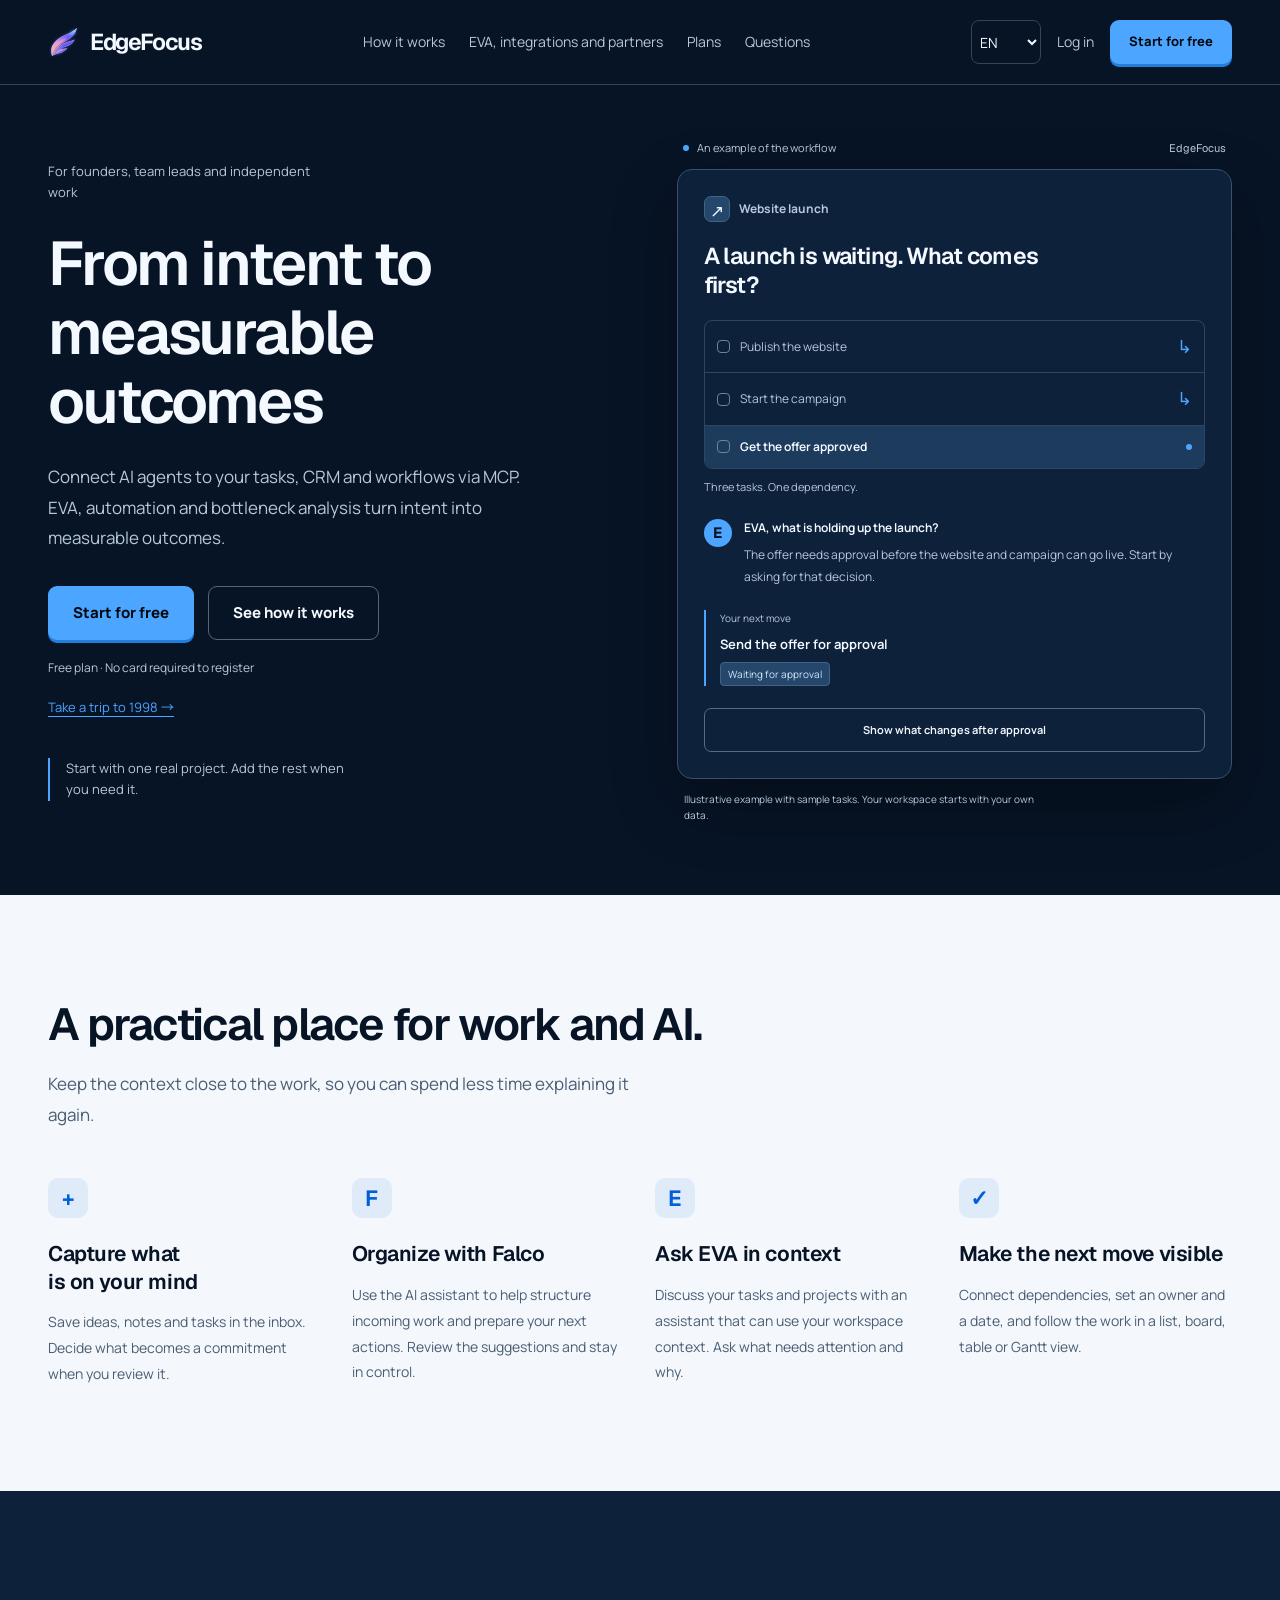
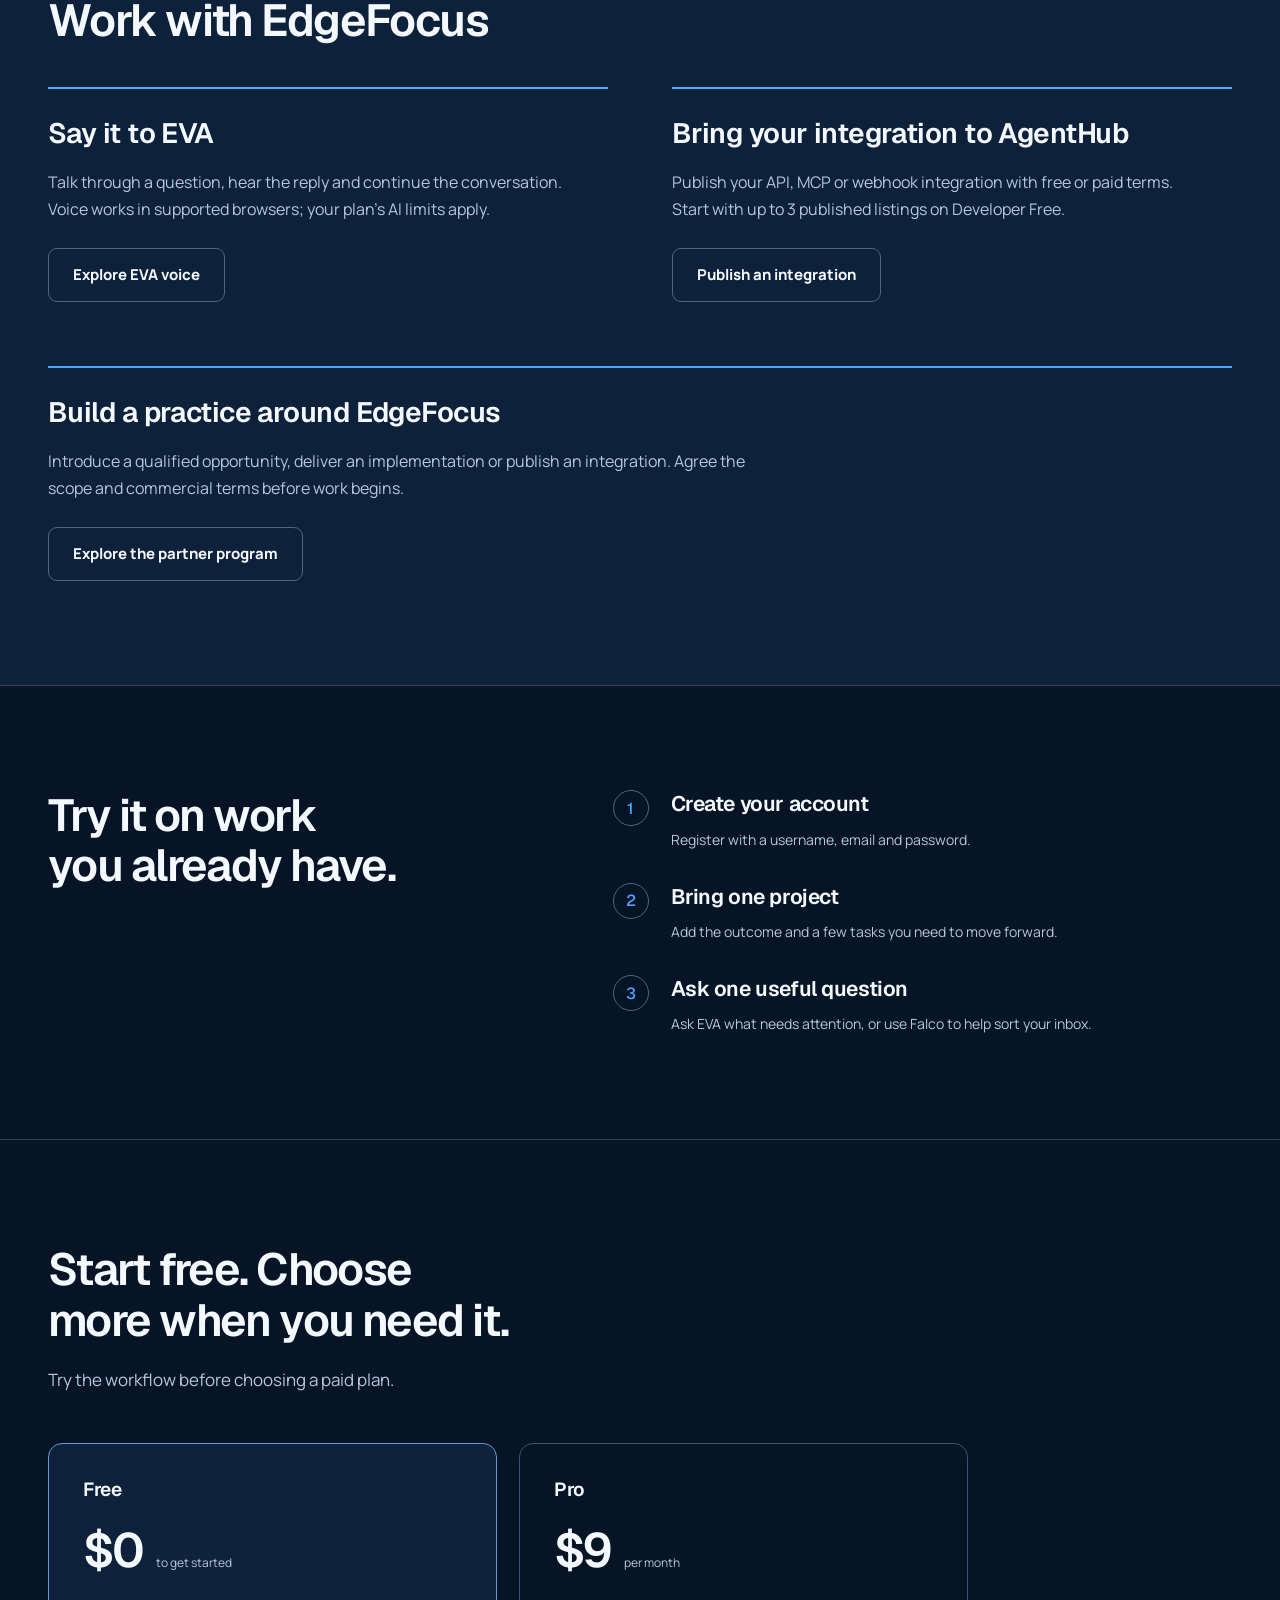
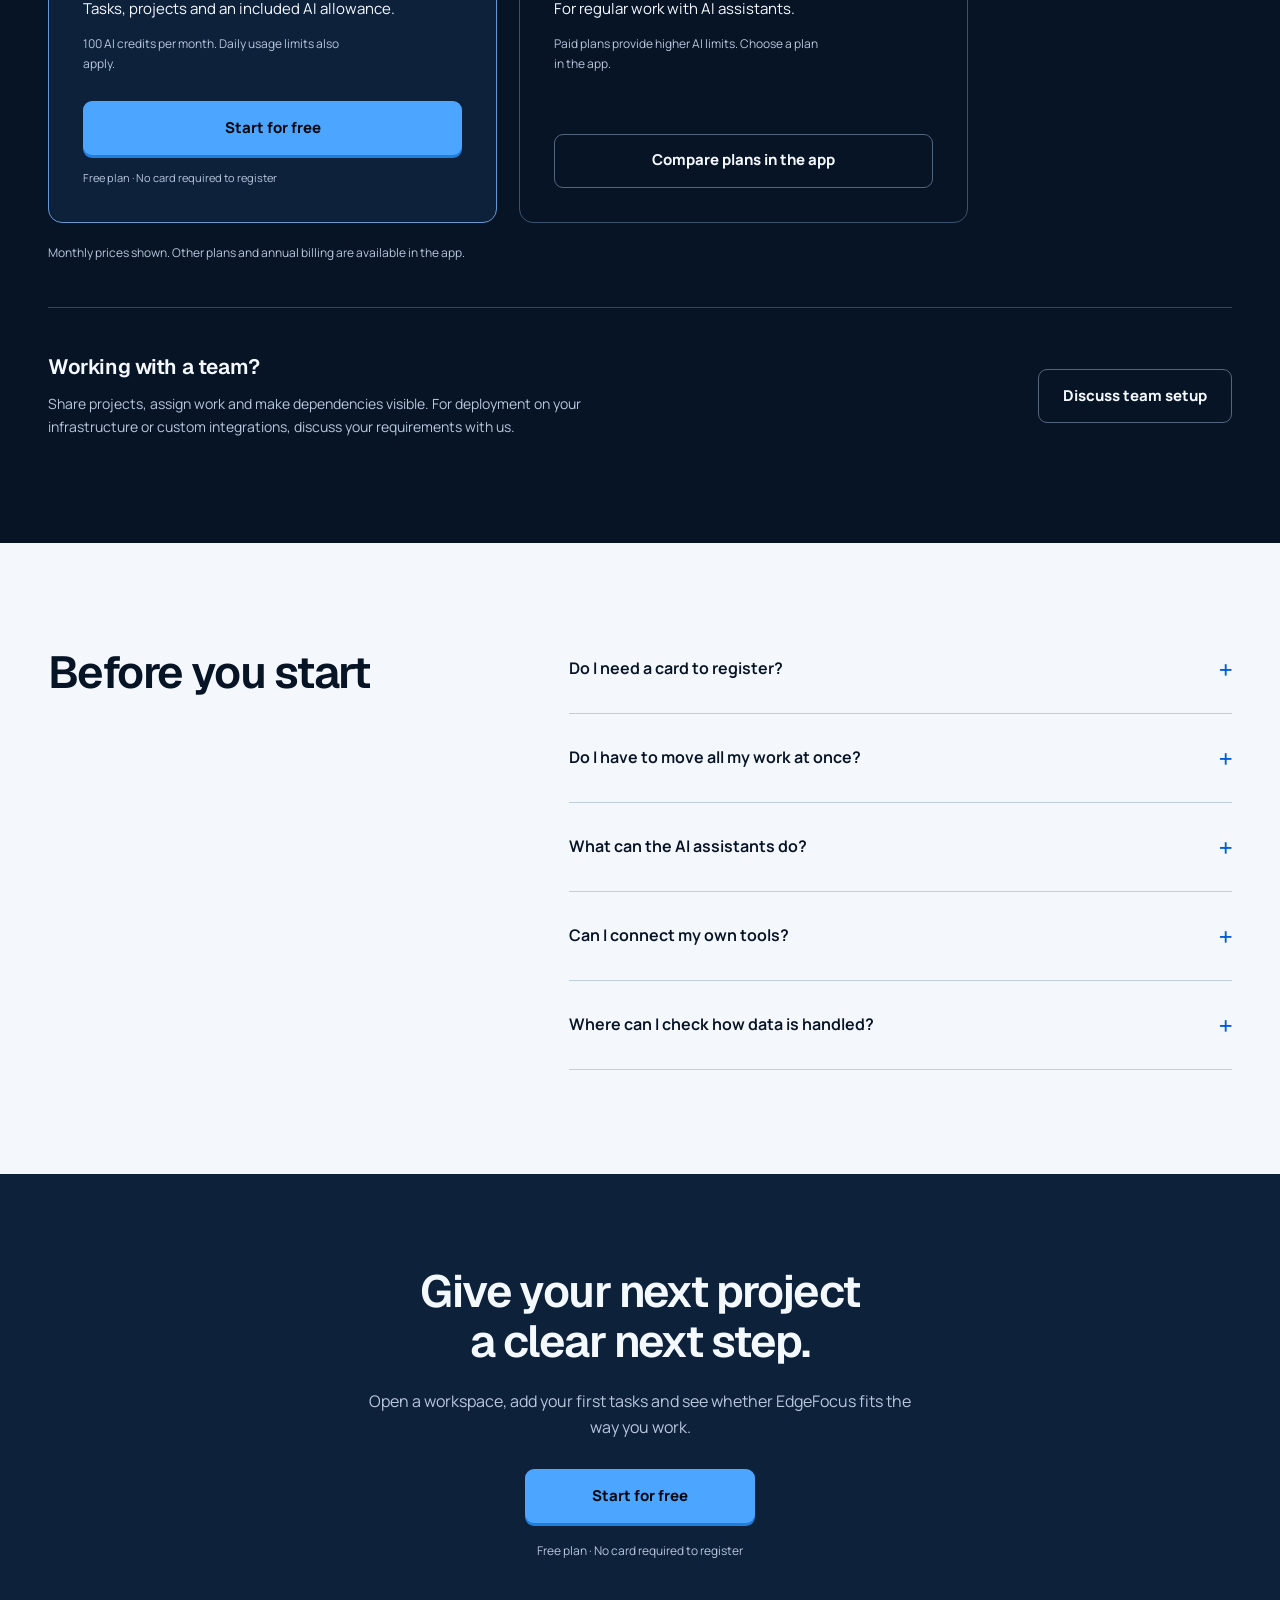
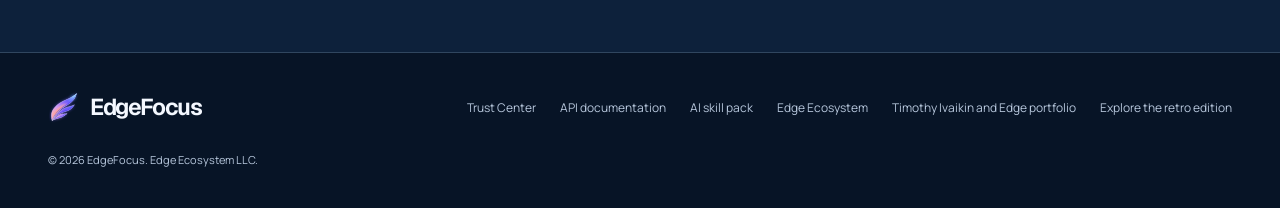
<file: index.html>
<!doctype html>
<html lang="en" dir="ltr">
<head>
<meta charset="utf-8"><meta name="viewport" content="width=device-width, initial-scale=1">
<title data-i18n="metaTitle">EdgeFocus: AI Agent Execution Platform for Teams</title>
<meta name="description" data-i18n-content="metaDescription" content="Connect AI agents to your tasks, CRM and workflows via MCP. EVA, automation and bottleneck analysis turn intent into measurable outcomes.">
<meta name="theme-color" content="#071426"><meta name="referrer" content="strict-origin-when-cross-origin">
<link rel="canonical" href="https://landing.edgefocus.ru/">
<link rel="alternate" hreflang="en" href="https://landing.edgefocus.ru/">
<link rel="alternate" hreflang="ru" href="https://landing.edgefocus.ru/?lang=ru">
<link rel="alternate" hreflang="ar" href="https://landing.edgefocus.ru/?lang=ar">
<link rel="alternate" hreflang="zh" href="https://landing.edgefocus.ru/?lang=zh">
<link rel="alternate" hreflang="x-default" href="https://landing.edgefocus.ru/">
<meta property="og:type" content="website"><meta property="og:site_name" content="EdgeFocus"><meta property="og:url" content="https://landing.edgefocus.ru/">
<meta property="og:title" data-i18n-content="metaTitle" content="EdgeFocus: AI Agent Execution Platform for Teams">
<meta property="og:description" data-i18n-content="metaDescription" content="Connect AI agents to your tasks, CRM and workflows via MCP. EVA, automation and bottleneck analysis turn intent into measurable outcomes.">
<meta property="og:image" content="https://landing.edgefocus.ru/assets/social.png">
<meta property="og:image:type" content="image/png">
<meta property="og:image:width" content="1200"><meta property="og:image:height" content="630">
<meta property="og:image:alt" data-i18n-content="ogImageAlt" content="EdgeFocus Aurora Wing. AI Agent Execution Platform. From intent to measurable outcomes.">
<meta name="twitter:card" content="summary_large_image">
<meta name="twitter:title" data-i18n-content="metaTitle" content="EdgeFocus: AI Agent Execution Platform for Teams">
<meta name="twitter:description" data-i18n-content="metaDescription" content="Connect AI agents to your tasks, CRM and workflows via MCP. EVA, automation and bottleneck analysis turn intent into measurable outcomes.">
<meta name="twitter:image" content="https://landing.edgefocus.ru/assets/social.png">
<meta name="twitter:image:alt" data-i18n-content="ogImageAlt" content="EdgeFocus Aurora Wing. AI Agent Execution Platform. From intent to measurable outcomes.">
<link rel="icon" href="assets/favicon.svg" type="image/svg+xml">
<link rel="icon" href="assets/icons/favicon-32x32.png" sizes="32x32" type="image/png">
<link rel="icon" href="assets/icons/favicon-16x16.png" sizes="16x16" type="image/png">
<link rel="alternate icon" href="favicon.ico" sizes="16x16 32x32 48x48">
<link rel="apple-touch-icon" href="assets/icons/apple-touch-icon-180x180.png">
<link rel="mask-icon" href="assets/icons/safari-pinned-tab.svg" color="#6E4CF2">
<meta name="msapplication-TileImage" content="assets/icons/mstile-150x150.png">
<meta name="msapplication-TileColor" content="#0B0B10">
<link rel="preload" href="assets/fonts/geist-latin.woff2" as="font" type="font/woff2" crossorigin>
<link rel="stylesheet" href="locale-fonts.css"><link rel="stylesheet" href="styles.css?v=retro-20261021">
<script defer src="translations.js?v=aurora-20261126"></script><script defer src="script.js?v=portfolio-20261110"></script><script defer src="analytics.js"></script><script defer src="funnel.js"></script>
</head>
<body id="top">
<a class="skip-link" href="#main" data-i18n="skip">Skip to content</a>
<header class="site-header"><div class="container header-inner"><a class="brand" href="#top" aria-label="EdgeFocus"><img src="assets/edge-logo.svg" alt="" width="32" height="32"><span>EdgeFocus</span></a>
<nav class="desktop-nav" aria-label="Main"><a href="#how-it-works"><span data-i18n="navHow">How it works</span></a><a href="#new"><span data-i18n="navLaunch">EVA, integrations and partners</span></a><a href="#pricing"><span data-i18n="navPlans">Plans</span></a><a href="#faq"><span data-i18n="navFaq">Questions</span></a></nav>
<div class="header-actions"><label class="sr-only" for="language-select" data-i18n="languageLabel">Language</label><select id="language-select" aria-label="Language" data-i18n-aria="languageLabel"><option value="en">EN</option><option value="ru">RU</option><option value="ar">العربية</option><option value="zh">中文</option></select><a class="login-link" href="https://edgefocus.ru/login" data-cta="login" data-location="nav"><span data-i18n="login">Log in</span></a><a class="button button-primary" href="https://edgefocus.ru/register" data-cta="signup" data-location="nav"><span data-i18n="signup">Start for free</span></a></div></div></header>
<main id="main">
<section class="hero"><div class="container hero-grid"><div class="hero-copy"><p class="audience" data-i18n="heroAudience">For founders, team leads and independent work</p><h1 data-i18n="heroTitle">From intent to measurable outcomes</h1><p class="hero-description" data-i18n="heroDescription">Connect AI agents to your tasks, CRM and workflows via MCP. EVA, automation and bottleneck analysis turn intent into measurable outcomes.</p><div class="hero-actions"><a class="button button-primary" href="https://edgefocus.ru/register" data-cta="signup" data-location="hero"><span data-i18n="signup">Start for free</span></a><a class="button button-secondary" href="#demo" data-cta="demo" data-location="hero"><span data-i18n="heroSecondary">See how it works</span></a></div><p class="signup-note" data-i18n="heroNote">Free plan · No card required to register</p><a class="retro-discovery" data-retro-discovery href="/retro/?utm_source=edgefocus&amp;utm_medium=website&amp;utm_campaign=edgefocus-retro-202610" data-i18n="heroRetro">Take a trip to 1998 →</a><p class="hero-first" data-i18n="heroFirst">Start with one real project. Add the rest when you need it.</p></div>
<div class="demo-shell" id="demo"><div class="demo-heading"><span class="demo-live-dot" aria-hidden="true"></span><span data-i18n="demoLabel">An example of the workflow</span><span class="demo-brand" aria-hidden="true">EdgeFocus</span></div><div class="demo-workspace">
<div class="demo-project"><span class="project-icon" aria-hidden="true">↗</span><strong data-i18n="demoProject">Website launch</strong></div><h2 data-i18n="demoTitle">A launch is waiting. What comes first?</h2><div class="task-list"><div class="task-row"><span class="task-check" aria-hidden="true"></span><span data-i18n="demoItem1">Publish the website</span><span class="dependency-symbol" aria-hidden="true">↳</span></div><div class="task-row"><span class="task-check" aria-hidden="true"></span><span data-i18n="demoItem2">Start the campaign</span><span class="dependency-symbol" aria-hidden="true">↳</span></div><div class="task-row task-blocker"><span class="task-check" aria-hidden="true"></span><span data-i18n="demoItem3">Get the offer approved</span><span class="blocker-dot" aria-hidden="true"></span></div></div><p class="demo-count" data-i18n="demoCount">Three tasks. One dependency.</p>
<div class="ai-answer"><div class="ai-avatar" aria-hidden="true">E</div><div><h3 data-i18n="demoPrompt">EVA, what is holding up the launch?</h3><p data-i18n="demoAnswer">The offer needs approval before the website and campaign can go live. Start by asking for that decision.</p></div></div><div class="next-move"><span class="next-label" data-i18n="demoNextLabel">Your next move</span><strong data-i18n="demoNext">Send the offer for approval</strong><span id="demo-status" class="status-badge" data-i18n="demoBlocked">Waiting for approval</span></div>
<button type="button" id="demo-toggle" aria-pressed="false" aria-controls="demo-result" data-i18n="demoButton">Show what changes after approval</button><p id="demo-result" hidden role="status" data-i18n="demoDone">Approval received. The website and campaign can move forward.</p></div><p class="demo-disclaimer" data-i18n="demoDisclaimer">Illustrative example with sample tasks. Your workspace starts with your own data.</p></div>
</div></section>
<section class="workflow section" id="how-it-works"><div class="container"><div class="section-heading"><h2 data-i18n="workflowTitle">A practical place for work and AI.</h2><p data-i18n="workflowDescription">Keep the context close to the work, so you can spend less time explaining it again.</p></div><div class="workflow-grid"><article><span class="feature-icon" aria-hidden="true">+</span><h3 data-i18n="captureTitle">Capture what is on your mind</h3><p data-i18n="captureBody">Save ideas, notes and tasks in the inbox. Decide what becomes a commitment when you review it.</p></article><article><span class="feature-icon" aria-hidden="true">F</span><h3 data-i18n="falcoTitle">Organize with Falco</h3><p data-i18n="falcoBody">Use the AI assistant to help structure incoming work and prepare your next actions. Review the suggestions and stay in control.</p></article><article><span class="feature-icon" aria-hidden="true">E</span><h3 data-i18n="evaTitle">Ask EVA in context</h3><p data-i18n="evaBody">Discuss your tasks and projects with an assistant that can use your workspace context. Ask what needs attention and why.</p></article><article><span class="feature-icon" aria-hidden="true">✓</span><h3 data-i18n="executeTitle">Make the next move visible</h3><p data-i18n="executeBody">Connect dependencies, set an owner and a date, and follow the work in a list, board, table or Gantt view.</p></article></div></div></section>
<section class="launch-paths section" id="new"><div class="container"><h2 data-i18n="launchTitle">Work with EdgeFocus</h2><div class="launch-paths-grid"><article><h3 data-i18n="launchEvaTitle">Say it to EVA</h3><p data-i18n="launchEvaBody">Talk through a question, hear the reply and continue the conversation. Voice works in supported browsers; your plan’s AI limits apply.</p><a class="button button-secondary" href="en/eva/" data-product-link="eva" data-cta="eva" data-location="page"><span data-i18n="launchEvaAction">Explore EVA voice</span></a></article><article><h3 data-i18n="launchDeveloperTitle">Bring your integration to AgentHub</h3><p data-i18n="launchDeveloperBody">Publish your API, MCP or webhook integration with free or paid terms. Start with up to 3 published listings on Developer Free.</p><a class="button button-secondary" href="en/developers/" data-product-link="developer" data-cta="developer" data-location="page"><span data-i18n="launchDeveloperAction">Publish an integration</span></a></article><article class="launch-partner"><h3 data-i18n="launchPartnerTitle">Build a practice around EdgeFocus</h3><p data-i18n="launchPartnerBody">Introduce a qualified opportunity, deliver an implementation or publish an integration. Agree the scope and commercial terms before work begins.</p><a class="button button-secondary" href="en/partners/" data-product-link="partner" data-cta="partner" data-location="page"><span data-i18n="launchPartnerAction">Explore the partner program</span></a></article></div></div></section>
<section class="start section"><div class="container start-grid"><h2 data-i18n="startTitle">Try it on work you already have.</h2><ol class="start-steps"><li><h3 data-i18n="startStep1">Create your account</h3><p data-i18n="startBody1">Register with a username, email and password.</p></li><li><h3 data-i18n="startStep2">Bring one project</h3><p data-i18n="startBody2">Add the outcome and a few tasks you need to move forward.</p></li><li><h3 data-i18n="startStep3">Ask one useful question</h3><p data-i18n="startBody3">Ask EVA what needs attention, or use Falco to help sort your inbox.</p></li></ol></div></section>
<section class="pricing section" id="pricing"><div class="container"><div class="section-heading"><h2 data-i18n="pricingTitle">Start free. Choose more when you need it.</h2><p data-i18n="pricingDescription">Try the workflow before choosing a paid plan.</p></div><div class="pricing-grid"><article class="plan plan-free"><h3 data-i18n="freeName">Free</h3><div class="price"><strong data-i18n="freePrice">$0</strong><span data-i18n="freePeriod">to get started</span></div><p data-i18n="freeBody">Tasks, projects and an included AI allowance.</p><p class="plan-detail" data-i18n="freeDetail">100 AI credits per month. Daily usage limits also apply.</p><a class="button button-primary" href="https://edgefocus.ru/register" data-cta="signup" data-location="pricing"><span data-i18n="signup">Start for free</span></a><p class="plan-note" data-i18n="heroNote">Free plan · No card required to register</p></article><article class="plan plan-pro"><h3 data-i18n="proName">Pro</h3><div class="price"><strong data-i18n="proPrice">$9</strong><span data-i18n="proPeriod">per month</span></div><p data-i18n="proBody">For regular work with AI assistants.</p><p class="plan-detail" data-i18n="proDetail">Paid plans provide higher AI limits. Choose a plan in the app.</p><a class="button button-secondary" href="https://edgefocus.ru/subscribe" data-cta="plans" data-location="pricing"><span data-i18n="proAction">Compare plans in the app</span></a></article></div><p class="pricing-note" data-i18n="pricingNote">Monthly prices shown. Other plans and annual billing are available in the app.</p><div class="team-panel"><div><h3 data-i18n="teamTitle">Working with a team?</h3><p data-i18n="teamBody">Share projects, assign work and make dependencies visible. For deployment on your infrastructure or custom integrations, discuss your requirements with us.</p></div><a class="button button-secondary" href="https://t.me/TimothyIvaikin" target="_blank" rel="noopener noreferrer" data-cta="contact" data-location="team"><span data-i18n="teamAction">Discuss team setup</span></a></div></div></section>
<section class="faq section" id="faq"><div class="container faq-grid"><h2 data-i18n="faqTitle">Before you start</h2><div><details><summary><span data-i18n="faq1q">Do I need a card to register?</span><span class="faq-plus" aria-hidden="true">+</span></summary><p data-i18n="faq1a">No. Create an account with a username, email and password and start on Free. Paid plans are available separately in the app.</p></details><details><summary><span data-i18n="faq2q">Do I have to move all my work at once?</span><span class="faq-plus" aria-hidden="true">+</span></summary><p data-i18n="faq2a">No. Start with one project and a few real tasks. Add more only when the workflow works for you.</p></details><details><summary><span data-i18n="faq3q">What can the AI assistants do?</span><span class="faq-plus" aria-hidden="true">+</span></summary><p data-i18n="faq3a">Falco helps organize incoming work. EVA helps you analyze and discuss your workspace context. AI usage is limited by your plan; review suggestions before relying on them.</p></details><details><summary><span data-i18n="faq4q">Can I connect my own tools?</span><span class="faq-plus" aria-hidden="true">+</span></summary><p data-i18n="faq4a">EdgeFocus has a REST API and an API skill for AI assistants. You configure access for the tools you choose.</p><p><a href="https://edgefocus.ru/api/v1/docs">REST API</a> · <a href="edgefocus-skill.zip" download>EdgeFocus API Skill</a></p></details><details><summary><span data-i18n="faq5q">Where can I check how data is handled?</span><span class="faq-plus" aria-hidden="true">+</span></summary><p data-i18n="faq5a">Read the Trust Center for the published information about security, access controls and verification status.</p><p><a href="https://edgefocus.ru/trust">Trust Center</a></p></details></div></div></section>
<section class="final-cta"><div class="container"><h2 data-i18n="finalTitle">Give your next project a clear next step.</h2><p data-i18n="finalBody">Open a workspace, add your first tasks and see whether EdgeFocus fits the way you work.</p><a class="button button-primary" href="https://edgefocus.ru/register" data-cta="signup" data-location="footer"><span data-i18n="signup">Start for free</span></a><p class="signup-note" data-i18n="heroNote">Free plan · No card required to register</p></div></section>
</main><footer class="site-footer"><div class="container"><div class="footer-top"><a class="brand" href="#top" aria-label="EdgeFocus"><img src="assets/edge-logo.svg" alt="" width="32" height="32"><span>EdgeFocus</span></a><nav aria-label="Resources"><a href="https://edgefocus.ru/trust"><span data-i18n="footerTrust">Trust Center</span></a><a href="https://edgefocus.ru/api/v1/docs"><span data-i18n="footerApi">API documentation</span></a><a href="edgefocus-skill.zip" download><span data-i18n="footerSkill">AI skill pack</span></a><a href="https://edgeivaikin.com/"><span data-i18n="footerCompany">Edge Ecosystem</span></a><a id="portfolio-link" href="https://edgeivaikin.com/cases/"><span data-i18n="footerPortfolio">Timothy Ivaikin and Edge portfolio</span></a><a data-retro-discovery href="/retro/?utm_source=edgefocus&amp;utm_medium=website&amp;utm_campaign=edgefocus-retro-202610"><span data-i18n="footerRetro">Explore the retro edition</span></a></nav></div><p class="copyright" data-i18n="footerCopy">© 2026 EdgeFocus. Edge Ecosystem LLC.</p></div></footer>
</body></html>
</file>
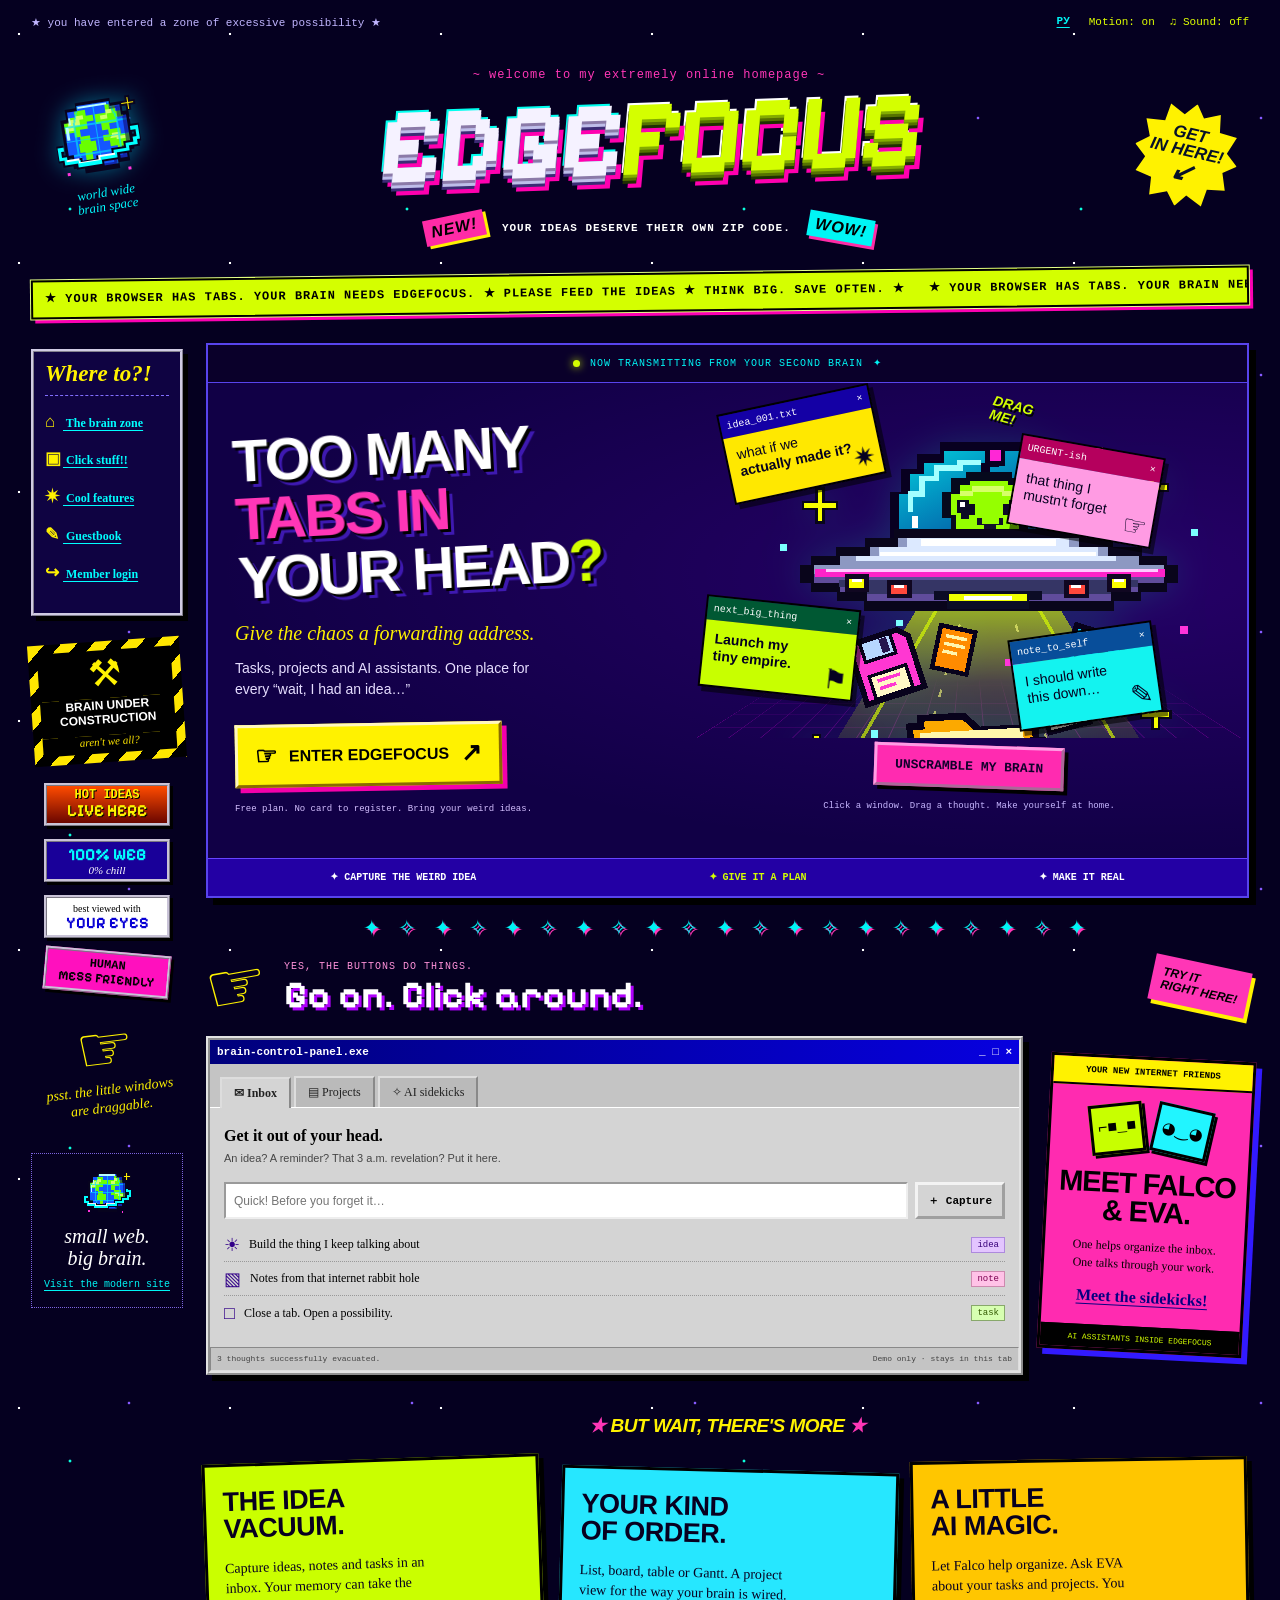
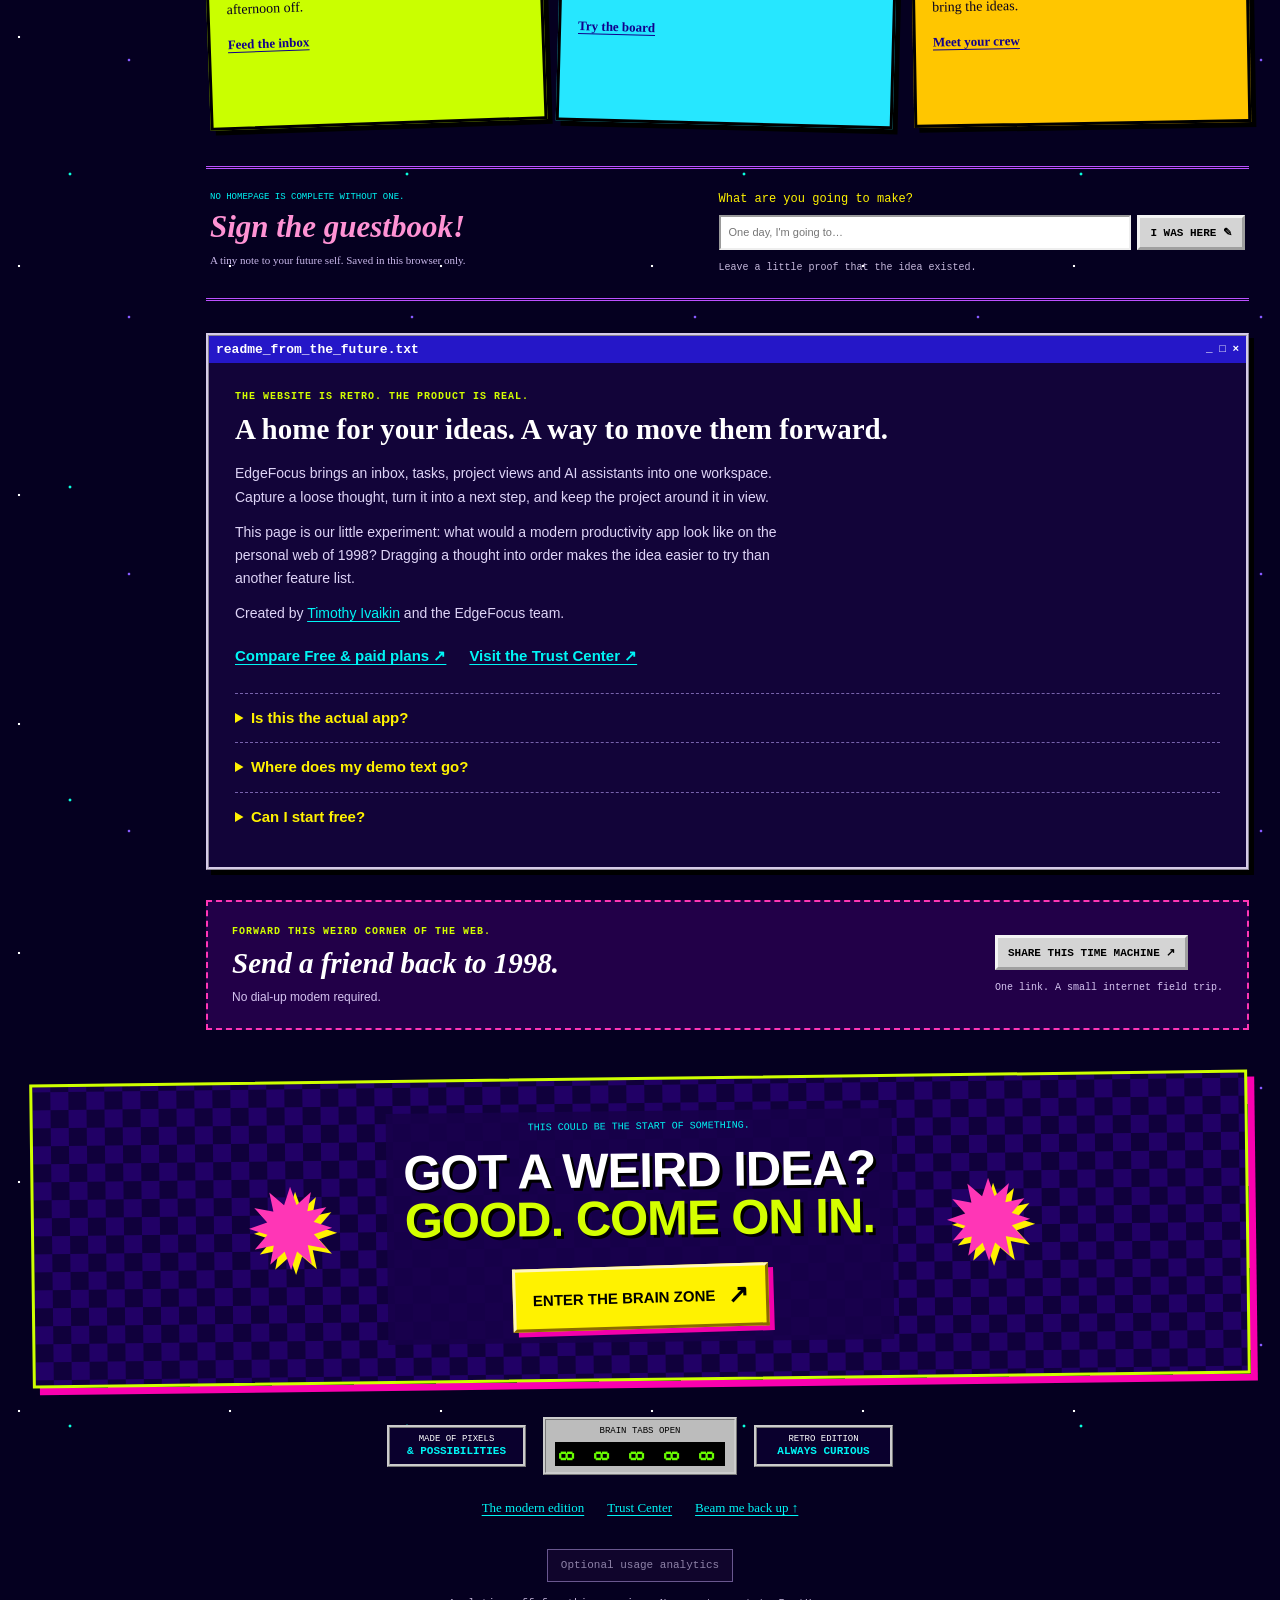
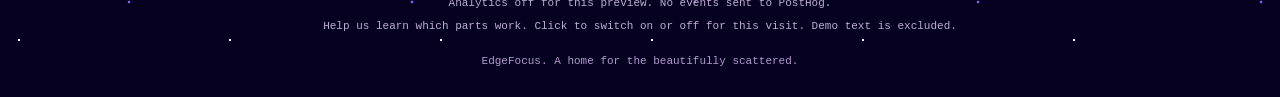
<file: retro/index.html>
<!doctype html>
<html lang="en">
<head>
  <meta charset="utf-8"><meta name="viewport" content="width=device-width, initial-scale=1">
  <meta name="theme-color" content="#050020">
  <meta name="description" content="What if your second brain was from 1998? Drag the chaos, meet a pixel alien, then try EdgeFocus: a real app for tasks, projects and AI assistants.">
  <title>EdgeFocus Retro — What if your second brain was from 1998?</title>
  <meta name="robots" content="index,follow,max-image-preview:large">
  <link rel="canonical" href="https://landing.edgefocus.ru/retro/">
  <link rel="alternate" hreflang="en" href="https://landing.edgefocus.ru/retro/">
  <link rel="alternate" hreflang="ru" href="https://landing.edgefocus.ru/retro/ru/">
  <link rel="alternate" hreflang="x-default" href="https://landing.edgefocus.ru/retro/">
  <meta property="og:type" content="website">
  <meta property="og:site_name" content="EdgeFocus">
  <meta property="og:title" content="What if your second brain was from 1998?">
  <meta property="og:description" content="Too many tabs in your head? Drag a thought. Meet a pixel alien. Enter the EdgeFocus brain zone.">
  <meta property="og:url" content="https://landing.edgefocus.ru/retro/">
  <meta property="og:locale" content="en_US">
  <meta property="og:locale:alternate" content="ru_RU">
  <meta property="og:image" content="https://landing.edgefocus.ru/retro/assets/og-en.png">
  <meta property="og:image:width" content="1200"><meta property="og:image:height" content="630">
  <meta property="og:image:alt" content="EdgeFocus retro edition: a pixel alien collects scattered thoughts under the question What if your second brain was from 1998?">
  <meta name="twitter:card" content="summary_large_image">
  <script type="application/ld+json">{"@context": "https://schema.org", "@graph": [{"@type": "WebPage", "@id": "https://landing.edgefocus.ru/retro/#page", "url": "https://landing.edgefocus.ru/retro/", "name": "EdgeFocus Retro — What if your second brain was from 1998?", "inLanguage": "en", "description": "An interactive retro-styled introduction to EdgeFocus, a task and project management app with AI assistants.", "about": {"@id": "https://landing.edgefocus.ru/retro/#product"}, "creator": {"@type": "Person", "name": "Timothy Ivaikin", "url": "https://ivaikin.com/"}}, {"@type": "SoftwareApplication", "@id": "https://landing.edgefocus.ru/retro/#product", "name": "EdgeFocus", "url": "https://edgefocus.ru/", "applicationCategory": "ProductivityApplication", "operatingSystem": "Web", "featureList": ["Inbox for ideas, notes and tasks", "Project views: list, board, table and Gantt", "Falco inbox assistant", "EVA conversational assistant"]}]}</script>
  <link rel="icon" href="assets/favicon.svg" type="image/svg+xml">
  <link rel="stylesheet" href="cyberspace.css">
  <script src="app.js" defer></script><script src="chaos.js" defer></script><script src="launch.js" defer></script>
</head>
<body>
  <a class="skip-link" href="#main">Skip to content</a>
  <div id="cursor-sparks" aria-hidden="true"></div>
  <div class="webpage" id="top">
    <div class="utility"><span>★ you have entered a zone of excessive possibility ★</span><div><a href="ru/" lang="ru" hreflang="ru" class="language-switch">РУ</a><button id="motion-toggle" aria-pressed="false">Motion: on</button><button id="sound-toggle" aria-pressed="false"><span aria-hidden="true">♫</span> Sound: off</button></div></div>
    <header class="masthead">
      <div class="spinning-globe"><img src="assets/globe.svg" alt="" width="100" height="100"><span>world wide<br>brain space</span></div>
      <div class="brand"><p>~ welcome to my extremely online homepage ~</p><a class="wordmark" href="#top" aria-label="EdgeFocus home">EDGE<span>FOCUS</span></a><div class="brand-bottom"><span class="new-burst">NEW!</span><span>YOUR IDEAS DESERVE THEIR OWN ZIP CODE.</span><span class="new-burst">WOW!</span></div></div>
      <a class="enter-sticker" href="https://edgefocus.ru/register?utm_source=retro&amp;utm_medium=website&amp;utm_campaign=edgefocus-retro-202610&amp;utm_content=header" data-retro-action="signup" data-retro-placement="header">GET<br>IN HERE!<span aria-hidden="true">↙</span></a>
    </header>
    <div class="marquee" aria-label="Your browser has tabs. Your brain needs EdgeFocus."><div class="marquee-track" aria-hidden="true"><span>★ YOUR BROWSER HAS TABS. YOUR BRAIN NEEDS EDGEFOCUS. ★ PLEASE FEED THE IDEAS ★ THINK BIG. SAVE OFTEN. ★</span><span>★ YOUR BROWSER HAS TABS. YOUR BRAIN NEEDS EDGEFOCUS. ★ PLEASE FEED THE IDEAS ★ THINK BIG. SAVE OFTEN. ★</span></div></div>
    <div class="page-grid">
      <aside class="sidebar">
        <nav class="directory" aria-label="Site directory"><h2>Where to?!</h2><a href="#why"><span aria-hidden="true">⌂</span> The brain zone</a><a href="#playground"><span aria-hidden="true">▣</span> Click stuff!!</a><a href="#features"><span aria-hidden="true">✷</span> Cool features</a><a href="#guestbook"><span aria-hidden="true">✎</span> Guestbook</a><a href="https://edgefocus.ru/login"><span aria-hidden="true">↪</span> Member login</a></nav>
        <div class="construction"><div class="construction-icon" aria-hidden="true">⚒</div><strong>BRAIN UNDER<br>CONSTRUCTION</strong><span>aren't we all?</span></div>
        <div class="badge-stack"><div class="badge badge-fire">HOT IDEAS<br><b>LIVE HERE</b></div><div class="badge badge-net"><b>100% WEB</b><span>0% chill</span></div><div class="badge badge-eye">best viewed with<br><b>YOUR EYES</b></div><div class="badge badge-human">HUMAN<br><b>MESS FRIENDLY</b></div></div>
        <div class="sidebar-secret"><span aria-hidden="true">☞</span><p>psst. the little windows are draggable.</p></div>
        <div class="webring-side"><img src="assets/globe.svg" width="47" height="47" alt=""><b>small web.<br>big brain.</b><a href="https://landing.edgefocus.ru/">Visit the modern site</a></div>
      </aside>
      <main id="main">
        <section class="hero" id="why" aria-labelledby="hero-title">
          <div class="hero-label"><span class="live-dot" aria-hidden="true"></span> NOW TRANSMITTING FROM YOUR SECOND BRAIN <span aria-hidden="true">✦</span></div>
          <div class="hero-grid">
            <div class="hero-copy"><h1 id="hero-title">TOO MANY<br><span>TABS IN</span><br>YOUR HEAD<span class="question">?</span></h1><p class="hero-description">Give the chaos a forwarding address.</p><p>Tasks, projects and AI assistants. One place for every “wait, I had an idea…”</p><a class="big-cta" href="https://edgefocus.ru/register?utm_source=retro&amp;utm_medium=website&amp;utm_campaign=edgefocus-retro-202610&amp;utm_content=hero" data-retro-action="signup" data-retro-placement="hero"><span aria-hidden="true">☞</span> ENTER EDGEFOCUS <span aria-hidden="true">↗</span></a><div class="free-note">Free plan. No card to register. Bring your weird ideas.</div></div>
            <div class="brain-playground"><div id="brain-desk" aria-label="Interactive demo of scattered thoughts">
              <div class="desk-grid" aria-hidden="true"></div>
              <div class="ufo-scene"><img src="assets/brain-ufo.svg" width="420" height="340" alt="Pixel alien in a flying saucer beams scattered ideas into a folder"></div>
              <div class="brain-window thought-one"><button type="button" class="drag-handle" aria-label="Move idea window with arrow keys"><span>idea_001.txt</span><span aria-hidden="true">×</span></button><div class="thought-body">what if we <br><b>actually made it?</b><span aria-hidden="true">✷</span></div></div>
              <div class="brain-window thought-two"><button type="button" class="drag-handle" aria-label="Move reminder window with arrow keys"><span>URGENT-ish</span><span aria-hidden="true">×</span></button><div class="thought-body">that thing I <br>mustn't forget <span aria-hidden="true">☞</span></div></div>
              <div class="brain-window thought-three"><button type="button" class="drag-handle" aria-label="Move project window with arrow keys"><span>next_big_thing</span><span aria-hidden="true">×</span></button><div class="thought-body"><b>Launch my <br>tiny empire.</b> <span aria-hidden="true">⚑</span></div></div>
              <div class="brain-window thought-four"><button type="button" class="drag-handle" aria-label="Move note window with arrow keys"><span>note_to_self</span><span aria-hidden="true">×</span></button><div class="thought-body">I should write <br>this down… <span aria-hidden="true">✎</span></div></div>
              <div class="inbox-target" aria-hidden="true">▣ &nbsp; brain / inbox <span>4 items</span></div>
              <span class="desk-sticker" aria-hidden="true">DRAG<br>ME!</span>
            </div><button id="organize-brain" class="organize-button" type="button">UNSCRAMBLE MY BRAIN</button><p id="brain-message" role="status">Click a window. Drag a thought. Make yourself at home.</p></div>
          </div>
          <div class="hero-ribbon"><span>✦ CAPTURE THE WEIRD IDEA</span><span>✦ GIVE IT A PLAN</span><span>✦ MAKE IT REAL</span></div>
        </section>
        <div class="divider" aria-hidden="true">✦ ✧ ✦ ✧ ✦ ✧ ✦ ✧ ✦ ✧ ✦ ✧ ✦ ✧ ✦ ✧ ✦ ✧ ✦ ✧ ✦</div>
        <section class="playground-section" id="playground" aria-labelledby="playground-title">
          <div class="section-intro"><span class="pointing-hand" aria-hidden="true">☞</span><div><p>YES, THE BUTTONS DO THINGS.</p><h2 id="playground-title">Go on. Click around.</h2></div><span class="click-sticker">TRY IT<br>RIGHT HERE!</span></div>
          <div class="playground-grid"><div class="demo-window"><div class="panel-title"><h3>brain-control-panel.exe</h3><span aria-hidden="true">_ □ ×</span></div><div class="demo-toolbar" role="tablist" aria-label="Explore EdgeFocus"><button class="demo-tab" role="tab" id="tab-inbox" aria-controls="demo-panel" aria-selected="true" data-view="inbox" tabindex="0">✉ Inbox</button><button class="demo-tab" role="tab" id="tab-projects" aria-controls="demo-panel" aria-selected="false" data-view="projects" tabindex="-1">▤ Projects</button><button class="demo-tab" role="tab" id="tab-ai" aria-controls="demo-panel" aria-selected="false" data-view="ai" tabindex="-1">✧ AI sidekicks</button></div><div id="demo-panel" role="tabpanel" aria-labelledby="tab-inbox" tabindex="0"><div class="demo-intro"><h3>Get it out of your head.</h3><p>An idea? A reminder? That 3 a.m. revelation? Put it here.</p></div><form class="capture-form" id="capture-form"><label class="sr-only" for="new-thought">Add a thought to the demo inbox</label><input id="new-thought" maxlength="100" placeholder="Quick! Before you forget it…" autocomplete="off" required><button class="retro-button" type="submit">＋ Capture</button></form><ul id="thought-list" class="thought-list"><li><span class="thought-icon" aria-hidden="true">☀</span><span>Build the thing I keep talking about</span><span class="item-tag">idea</span></li><li><span class="thought-icon" aria-hidden="true">▧</span><span>Notes from that internet rabbit hole</span><span class="item-tag pink-tag">note</span></li><li><span class="thought-icon" aria-hidden="true">□</span><span>Close a tab. Open a possibility.</span><span class="item-tag mint-tag">task</span></li></ul></div><div class="demo-status"><span id="demo-status" role="status">3 thoughts successfully evacuated.</span><span>Demo only · stays in this tab</span></div></div>
          <aside class="ai-ad"><div class="ad-top">YOUR NEW INTERNET FRIENDS</div><div class="bot-duo" aria-hidden="true"><span>⌐■_■</span><span>◕‿◕</span></div><h3>MEET FALCO<br>& EVA.</h3><p>One helps organize the inbox.<br>One talks through your work.</p><a id="meet-sidekicks" href="#playground">Meet the sidekicks!</a><div class="ad-footer">AI ASSISTANTS INSIDE EDGEFOCUS</div></aside></div>
        </section>
        <section class="features-section" id="features" aria-labelledby="features-title"><h2 id="features-title"><span aria-hidden="true">★</span> BUT WAIT, THERE'S MORE <span aria-hidden="true">★</span></h2><div class="feature-grid"><article class="feature-card feature-capture"><h3>THE IDEA<br>VACUUM.</h3><p>Capture ideas, notes and tasks in an inbox. Your memory can take the afternoon off.</p><a href="#playground" data-demo-link="inbox">Feed the inbox</a></article><article class="feature-card feature-project"><h3>YOUR KIND<br>OF ORDER.</h3><p>List, board, table or Gantt. A project view for the way your brain is wired.</p><a href="#playground" data-demo-link="projects">Try the board</a></article><article class="feature-card feature-ai"><h3>A LITTLE<br>AI MAGIC.</h3><p>Let Falco help organize. Ask EVA about your tasks and projects. You bring the ideas.</p><a href="#playground" data-demo-link="ai">Meet your crew</a></article></div></section>
        <section class="guestbook" id="guestbook" aria-labelledby="guestbook-title"><div><p>NO HOMEPAGE IS COMPLETE WITHOUT ONE.</p><h2 id="guestbook-title">Sign the guestbook!</h2><span>A tiny note to your future self. Saved in this browser only.</span></div><form id="guestbook-form"><label for="guest-note">What are you going to make?</label><div><input id="guest-note" maxlength="120" placeholder="One day, I'm going to…" required><button class="retro-button" type="submit">I WAS HERE ✎</button></div><p id="guestbook-status" role="status">Leave a little proof that the idea existed.</p></form></section>

        <section class="reality-check" id="real-product" aria-labelledby="real-title">
          <div class="panel-title"><h2 id="real-title">readme_from_the_future.txt</h2><span aria-hidden="true">_ □ ×</span></div>
          <div class="reality-body"><p class="eyebrow">THE WEBSITE IS RETRO. THE PRODUCT IS REAL.</p><h3>A home for your ideas. A way to move them forward.</h3><p>EdgeFocus brings an inbox, tasks, project views and AI assistants into one workspace. Capture a loose thought, turn it into a next step, and keep the project around it in view.</p><p>This page is our little experiment: what would a modern productivity app look like on the personal web of 1998? Dragging a thought into order makes the idea easier to try than another feature list.</p><p>Created by <a href="https://ivaikin.com/">Timothy Ivaikin</a> and the EdgeFocus team.</p>
          <div class="reality-links"><a href="https://edgefocus.ru/subscribe?utm_source=retro&amp;utm_medium=website&amp;utm_campaign=edgefocus-retro-202610&amp;utm_content=plans" data-retro-action="plans" data-retro-placement="plans">Compare Free &amp; paid plans ↗</a><a href="https://edgefocus.ru/trust">Visit the Trust Center ↗</a></div>
          <div class="retro-faq"><details><summary>Is this the actual app?</summary><p>This is an interactive introduction. The demo inbox stays in this tab; the project board uses sample tasks; the assistant preview does not run AI. Create an account to use EdgeFocus with your own work.</p></details><details><summary>Where does my demo text go?</summary><p>Inbox entries stay in this tab. Your guestbook note is saved in this browser only. Neither is sent by this page. Optional analytics sends fixed events to PostHog, with no notes, page recording or saved identity. The provider still receives network information such as your IP address.</p></details><details><summary>Can I start free?</summary><p>Yes. EdgeFocus has a Free plan, and registration does not require a card. The plans page shows current limits and paid options. Payment is a separate step.</p></details></div>
          </div>
        </section>
        <section class="share-station" aria-labelledby="share-title"><div><p class="eyebrow">FORWARD THIS WEIRD CORNER OF THE WEB.</p><h2 id="share-title">Send a friend back to 1998.</h2><p>No dial-up modem required.</p></div><div><button id="share-page" class="retro-button" type="button">SHARE THIS TIME MACHINE ↗</button><p id="share-status" role="status">One link. A small internet field trip.</p></div></section>
      </main>
    </div>
    <section class="final-banner"><span class="final-star" aria-hidden="true">✹</span><div><p>THIS COULD BE THE START OF SOMETHING.</p><h2>GOT A WEIRD IDEA?<br><em>GOOD. COME ON IN.</em></h2><a href="https://edgefocus.ru/register?utm_source=retro&amp;utm_medium=website&amp;utm_campaign=edgefocus-retro-202610&amp;utm_content=footer" data-retro-action="signup" data-retro-placement="footer" class="big-cta">ENTER THE BRAIN ZONE <span aria-hidden="true">↗</span></a></div><span class="final-star" aria-hidden="true">✹</span></section>
    <footer><div class="footer-badges"><span>MADE OF PIXELS<br><b>& POSSIBILITIES</b></span><span class="counter">BRAIN TABS OPEN<br><b>∞ ∞ ∞ ∞ ∞</b></span><span>RETRO EDITION<br><b>ALWAYS CURIOUS</b></span></div><nav aria-label="Footer"><a href="https://landing.edgefocus.ru/">The modern edition</a><a href="https://edgefocus.ru/trust">Trust Center</a><a href="#top">Beam me back up ↑</a></nav><div class="analytics-choice"><button id="analytics-toggle" type="button" aria-pressed="false">Optional usage analytics</button><p id="analytics-status" role="status">Analytics off. Optional events are not sent to PostHog.</p><p>Help us learn which parts work. Click to switch on or off for this visit. Demo text is excluded.</p></div><div id="browser-status">EdgeFocus. A home for the beautifully scattered.</div></footer>
  </div>
</body>
</html>
</file>
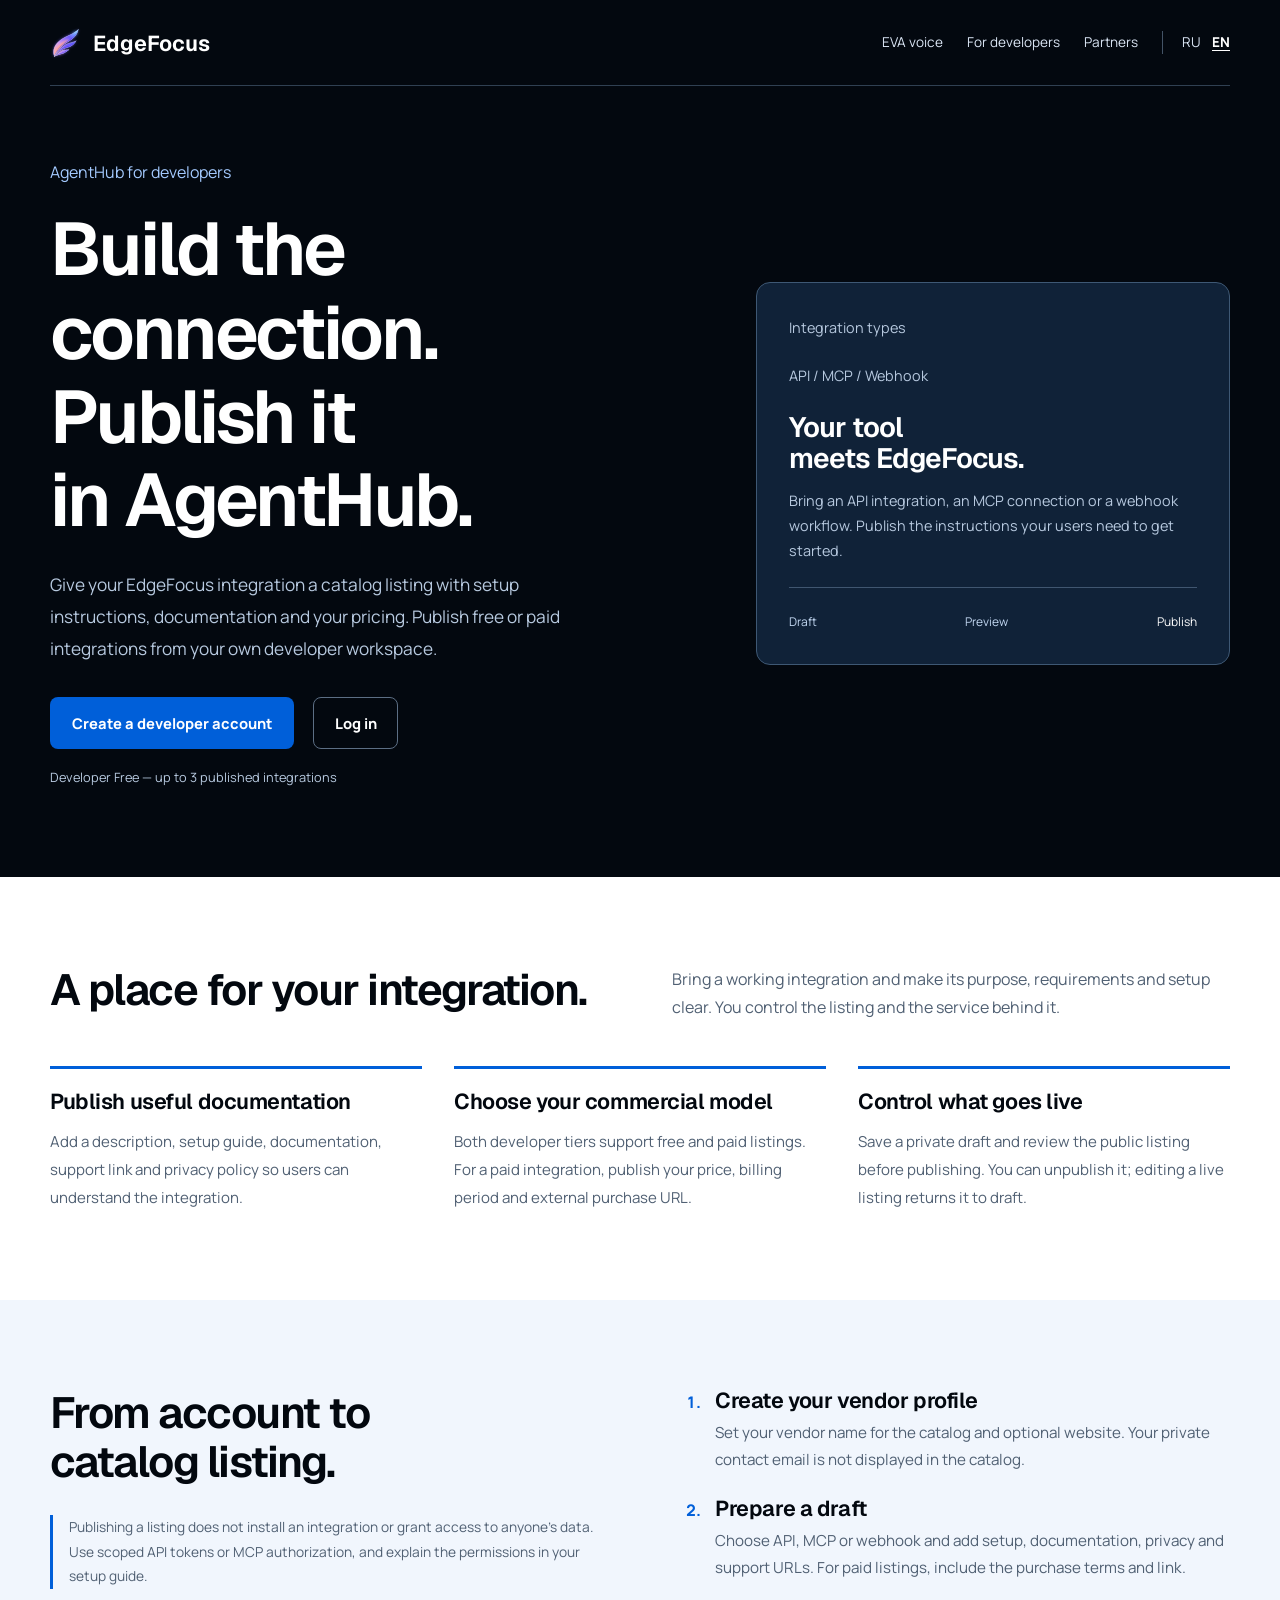
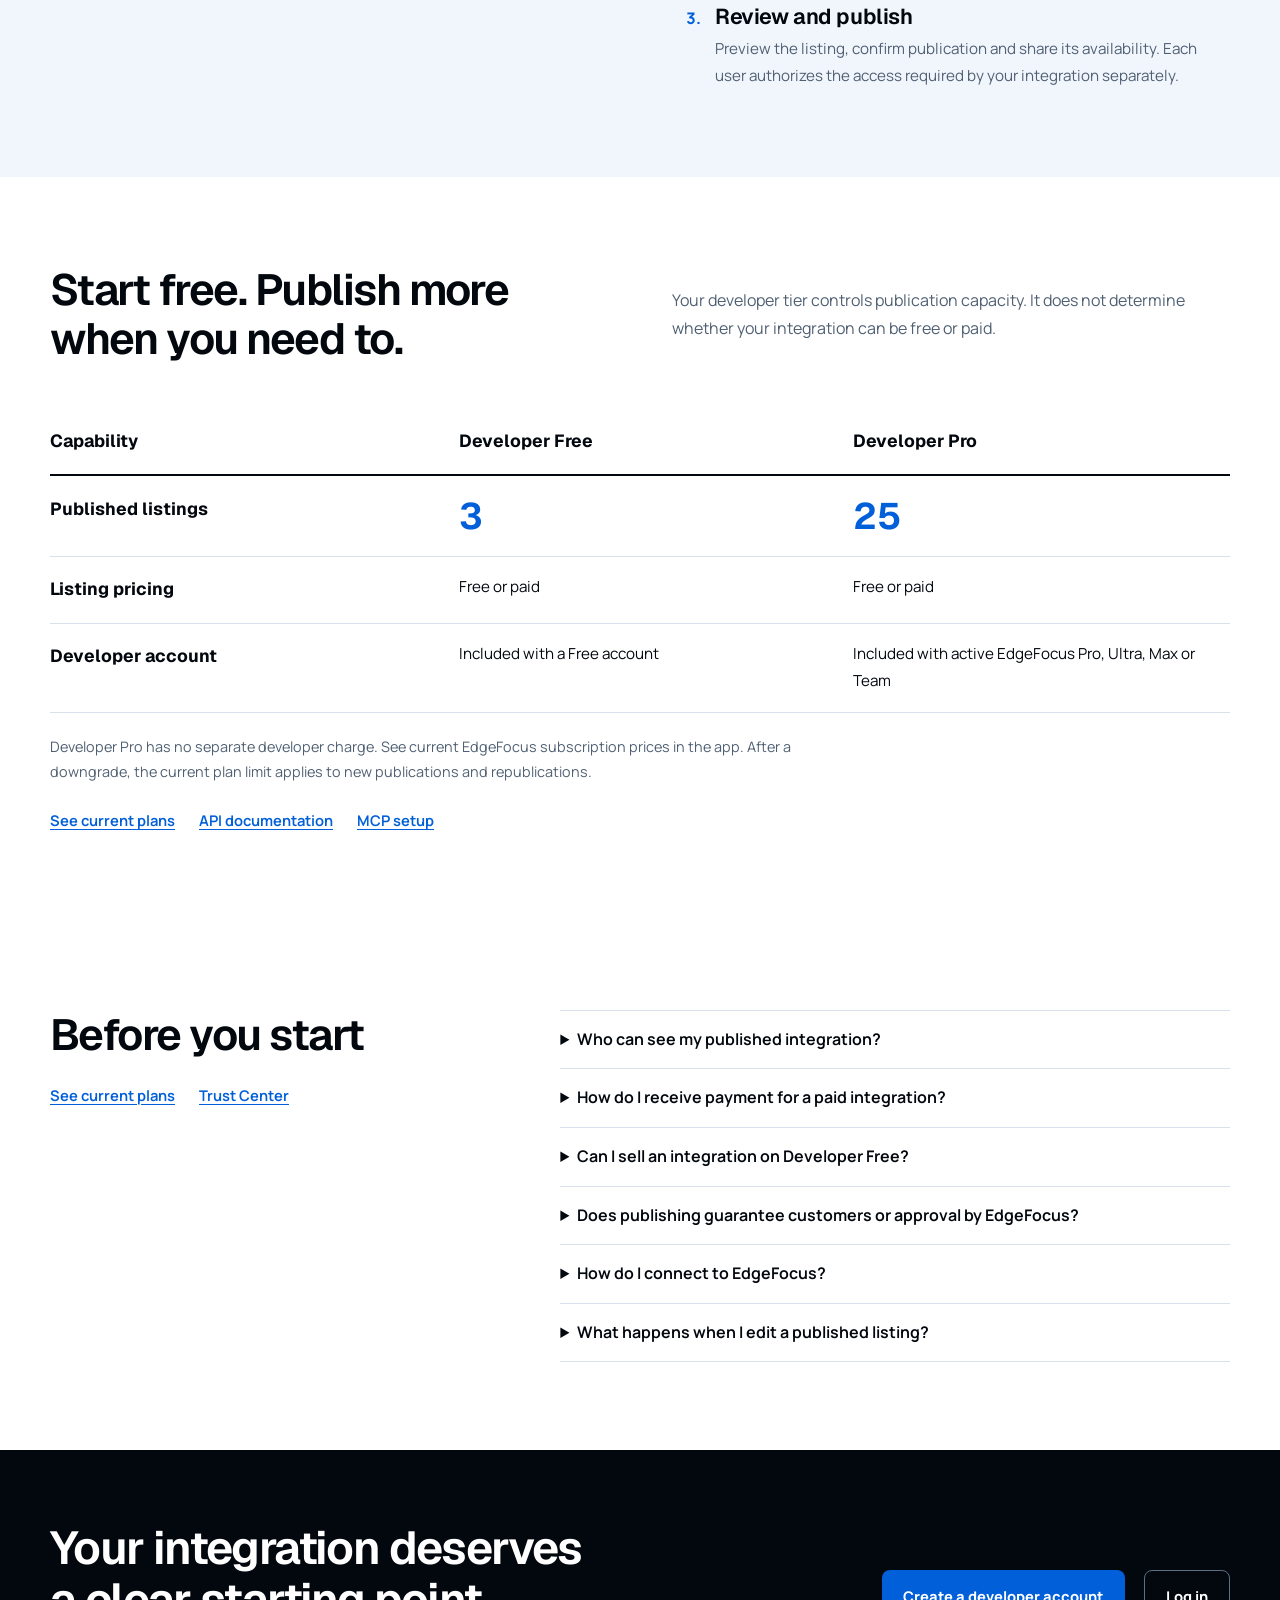
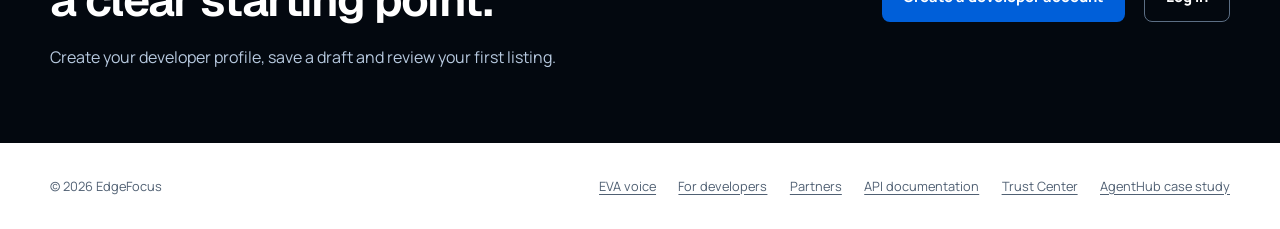
<file: en/developers/index.html>
<!doctype html>
<html lang="en" data-product="developer">
<head>
<meta charset="utf-8">
<meta name="viewport" content="width=device-width, initial-scale=1">
<title>Publish EdgeFocus integrations | AgentHub developers</title>
<meta name="description" content="Publish API, MCP and webhook integrations in AgentHub. Developer Free includes 3 published listings; Developer Pro includes 25. Offer free or paid integrations.">
<meta name="theme-color" content="#03080f">
<link rel="canonical" href="https://landing.edgefocus.ru/en/developers/">
<link rel="alternate" hreflang="ru" href="https://landing.edgefocus.ru/ru/developers/">
<link rel="alternate" hreflang="en" href="https://landing.edgefocus.ru/en/developers/">
<link rel="alternate" hreflang="x-default" href="https://landing.edgefocus.ru/en/developers/">
<meta property="og:type" content="website">
<meta property="og:title" content="Publish EdgeFocus integrations | AgentHub developers">
<meta property="og:description" content="Publish API, MCP and webhook integrations in AgentHub. Developer Free includes 3 published listings; Developer Pro includes 25. Offer free or paid integrations.">
<meta property="og:url" content="https://landing.edgefocus.ru/en/developers/">
<meta property="og:locale" content="en_US">
<meta property="og:image" content="https://landing.edgefocus.ru/assets/social.png">
<meta property="og:image:type" content="image/png">
<meta property="og:image:width" content="1200">
<meta property="og:image:height" content="630">
<meta property="og:image:alt" content="EdgeFocus Aurora Wing. AI Agent Execution Platform. From intent to measurable outcomes.">
<meta name="twitter:card" content="summary_large_image">
<meta name="twitter:image" content="https://landing.edgefocus.ru/assets/social.png">
<link rel="icon" href="/assets/favicon.svg" type="image/svg+xml">
<link rel="icon" href="/assets/icons/favicon-32x32.png" sizes="32x32" type="image/png">
<link rel="icon" href="/assets/icons/favicon-16x16.png" sizes="16x16" type="image/png">
<link rel="alternate icon" href="/favicon.ico" sizes="16x16 32x32 48x48">
<link rel="apple-touch-icon" href="/assets/icons/apple-touch-icon-180x180.png">
<link rel="mask-icon" href="/assets/icons/safari-pinned-tab.svg" color="#6E4CF2">
<meta name="msapplication-TileImage" content="/assets/icons/mstile-150x150.png">
<meta name="msapplication-TileColor" content="#0B0B10">
<link rel="stylesheet" href="/launch.css">
<script src="/analytics.js" defer></script>
<script src="/funnel.js" defer></script>
</head>
<body>
<a class="skip" href="#main">Skip to content</a>
<header class="masthead"><div class="wrap"><a class="brand" href="/?lang=en"><img src="/assets/edge-logo.svg" alt="" width="32" height="32"><span>EdgeFocus</span></a><nav class="top-links" aria-label="Resources"><a href="/en/eva/" data-product-link="eva" data-location="nav">EVA voice</a><a href="/en/developers/" aria-current="page" data-product-link="developer" data-location="nav">For developers</a><a href="/en/partners/" data-product-link="partner" data-location="nav">Partners</a><div class="languages" aria-label="Language"><a href="/ru/developers/" lang="ru" hreflang="ru" data-product-link="developer" data-location="nav" data-product-language="ru">RU</a><a href="/en/developers/" lang="en" hreflang="en" aria-current="page" data-product-link="developer" data-location="nav" data-product-language="en">EN</a></div></nav></div></header>
<main id="main">
<section class="hero"><div class="wrap hero-grid"><div><p class="product-label">AgentHub for developers</p><h1>Build the connection. Publish it in AgentHub.</h1><p class="lede">Give your EdgeFocus integration a catalog listing with setup instructions, documentation and your pricing. Publish free or paid integrations from your own developer workspace.</p><div class="actions"><a class="button primary" href="https://edgefocus.ru/register?intent=developer&amp;utm_source=landing&amp;utm_medium=website&amp;utm_campaign=eva-agenthub-launch-202610&amp;utm_content=en_developer_hero" data-cta="signup" data-intent="developer" data-location="hero">Create a developer account</a><a class="button secondary" href="https://edgefocus.ru/login?intent=developer&amp;utm_source=landing&amp;utm_medium=website&amp;utm_campaign=eva-agenthub-launch-202610&amp;utm_content=en_developer_hero" data-cta="login" data-intent="developer" data-location="hero">Log in</a></div><p class="hero-note">Developer Free — up to 3 published integrations</p></div><aside class="vendor-scene"><p class="scene-caption">Integration types</p><p class="listing-kind">API / MCP / Webhook</p><h2>Your tool meets EdgeFocus.</h2><p>Bring an API integration, an MCP connection or a webhook workflow. Publish the instructions your users need to get started.</p><div class="listing-path"><span>Draft</span><span>Preview</span><span>Publish</span></div></aside></div></section>
<section class="section"><div class="wrap"><div class="section-intro"><h2>A place for your integration.</h2><p>Bring a working integration and make its purpose, requirements and setup clear. You control the listing and the service behind it.</p></div><div class="use-cases"><article><h3>Publish useful documentation</h3><p>Add a description, setup guide, documentation, support link and privacy policy so users can understand the integration.</p></article><article><h3>Choose your commercial model</h3><p>Both developer tiers support free and paid listings. For a paid integration, publish your price, billing period and external purchase URL.</p></article><article><h3>Control what goes live</h3><p>Save a private draft and review the public listing before publishing. You can unpublish it; editing a live listing returns it to draft.</p></article></div></div></section>
<section class="section pale" id="how-it-works"><div class="wrap steps-layout"><div><h2>From account to catalog listing.</h2><p class="callout">Publishing a listing does not install an integration or grant access to anyone’s data. Use scoped API tokens or MCP authorization, and explain the permissions in your setup guide.</p></div><ol class="steps"><li><h3>Create your vendor profile</h3><p>Set your vendor name for the catalog and optional website. Your private contact email is not displayed in the catalog.</p></li><li><h3>Prepare a draft</h3><p>Choose API, MCP or webhook and add setup, documentation, privacy and support URLs. For paid listings, include the purchase terms and link.</p></li><li><h3>Review and publish</h3><p>Preview the listing, confirm publication and share its availability. Each user authorizes the access required by your integration separately.</p></li></ol></div></section>
<section class="section" id="pricing"><div class="wrap"><div class="section-intro"><h2>Start free. Publish more when you need to.</h2><p>Your developer tier controls publication capacity. It does not determine whether your integration can be free or paid.</p></div><table class="plan-table"><thead><tr><th scope="col">Capability</th><th scope="col">Developer Free</th><th scope="col">Developer Pro</th></tr></thead><tbody><tr><th scope="row">Published listings</th><td class="capacity">3</td><td class="capacity">25</td></tr><tr><th scope="row">Listing pricing</th><td>Free or paid</td><td>Free or paid</td></tr><tr><th scope="row">Developer account</th><td>Included with a Free account</td><td>Included with active EdgeFocus Pro, Ultra, Max or Team</td></tr></tbody></table><p class="plan-note">Developer Pro has no separate developer charge. See current EdgeFocus subscription prices in the app. After a downgrade, the current plan limit applies to new publications and republications.</p><div class="text-links"><a href="https://edgefocus.ru/subscribe" data-cta="plans" data-intent="developer" data-location="pricing">See current plans</a><a href="https://edgefocus.ru/api/v1/docs">API documentation</a><a href="https://edgefocus.ru/agents">MCP setup</a></div></div></section>
<section class="section faq"><div class="wrap faq-grid"><div><h2>Before you start</h2><div class="text-links"><a href="https://edgefocus.ru/subscribe" data-cta="plans" data-intent="developer" data-location="pricing">See current plans</a><a href="https://edgefocus.ru/trust">Trust Center</a></div></div><div><details><summary>Who can see my published integration?</summary><p>The AgentHub catalog is available to signed-in EdgeFocus users. After publication, they can see your listing and vendor links. Listings do not have separate public pages for search engines.</p></details><details><summary>How do I receive payment for a paid integration?</summary><p>Buyers pay on your website through your external purchase link. You provide the service, payment terms and support. EdgeFocus does not process or settle the integration purchase.</p></details><details><summary>Can I sell an integration on Developer Free?</summary><p>Yes. Both Free and Pro support free and paid listings. Free allows up to 3 published integrations; Pro allows up to 25.</p></details><details><summary>Does publishing guarantee customers or approval by EdgeFocus?</summary><p>No. A listing makes your integration discoverable in the catalog. It is not an endorsement, a security certification or a guarantee of buyers.</p></details><details><summary>How do I connect to EdgeFocus?</summary><p>Use the EdgeFocus API, webhooks or MCP. Read the API documentation and MCP setup guide. Each customer grants the permissions their chosen integration needs.</p></details><details><summary>What happens when I edit a published listing?</summary><p>Saving edits returns it to draft and removes it from the catalog until you publish again. Your current plan’s publication limit applies when republishing.</p></details></div></div></section>
<section class="final"><div class="wrap"><div><h2>Your integration deserves a clear starting point.</h2><p>Create your developer profile, save a draft and review your first listing.</p></div><div class="actions"><a class="button primary" href="https://edgefocus.ru/register?intent=developer&amp;utm_source=landing&amp;utm_medium=website&amp;utm_campaign=eva-agenthub-launch-202610&amp;utm_content=en_developer_footer" data-cta="signup" data-intent="developer" data-location="footer">Create a developer account</a><a class="button secondary" href="https://edgefocus.ru/login?intent=developer&amp;utm_source=landing&amp;utm_medium=website&amp;utm_campaign=eva-agenthub-launch-202610&amp;utm_content=en_developer_footer" data-cta="login" data-intent="developer" data-location="footer">Log in</a></div></div></section>
</main>
<footer class="footer"><div class="wrap"><p>© 2026 EdgeFocus</p><nav aria-label="Resources"><a href="/en/eva/" data-product-link="eva" data-location="footer">EVA voice</a><a href="/en/developers/" data-product-link="developer" data-location="footer">For developers</a><a href="/en/partners/" data-product-link="partner" data-location="footer">Partners</a><a href="https://edgefocus.ru/api/v1/docs">API documentation</a><a href="https://edgefocus.ru/trust">Trust Center</a><a href="https://edgeivaikin.com/cases/#agenthub-developers">AgentHub case study</a></nav></div></footer>
</body>
</html>
</file>
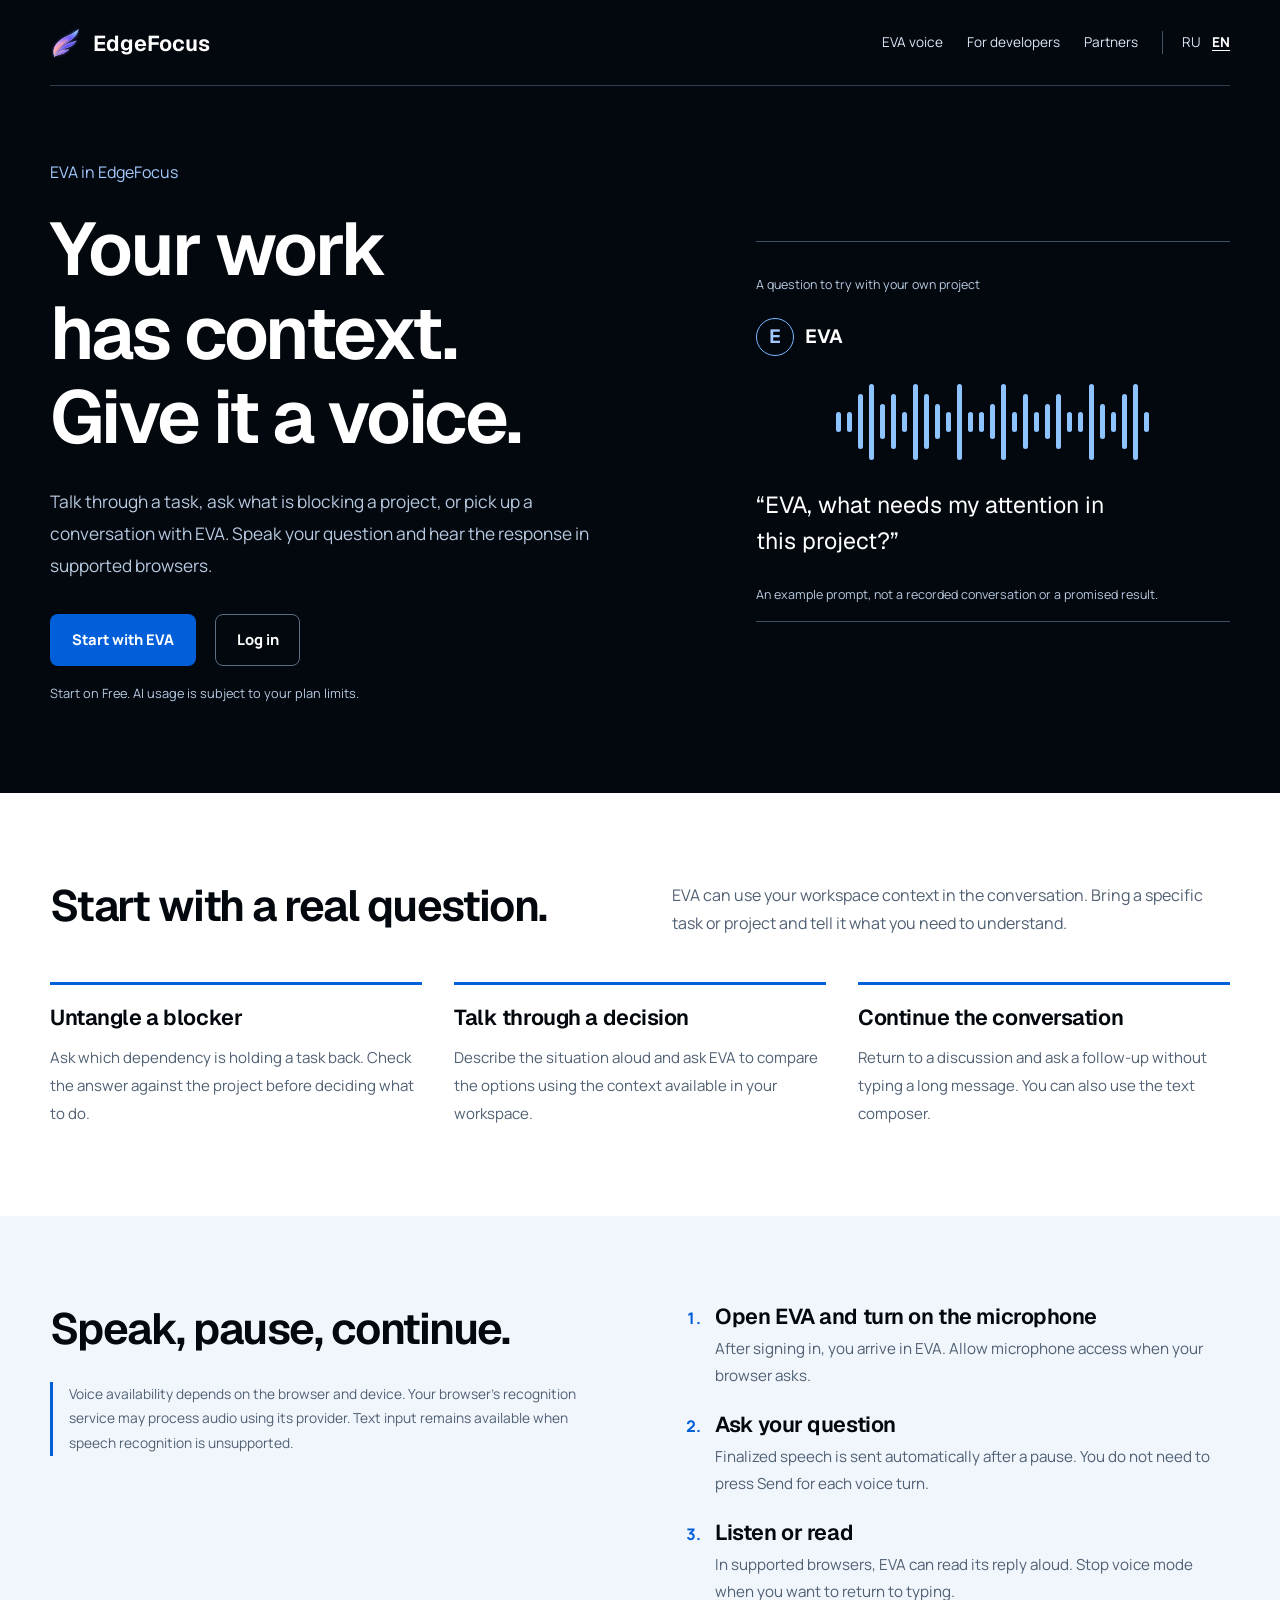
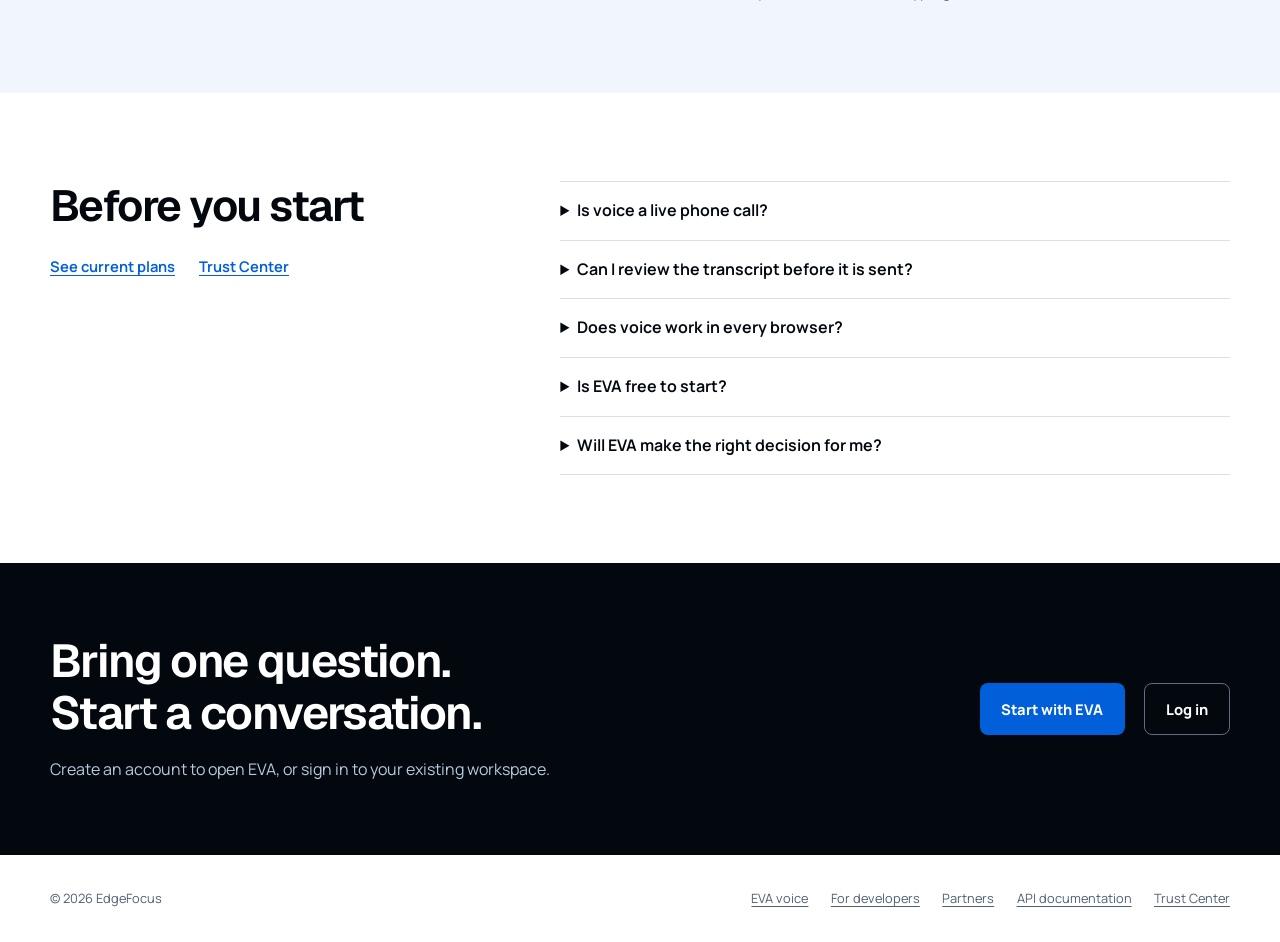
<file: en/eva/index.html>
<!doctype html>
<html lang="en" data-product="eva">
<head>
<meta charset="utf-8">
<meta name="viewport" content="width=device-width, initial-scale=1">
<title>EVA voice — talk about your work | EdgeFocus</title>
<meta name="description" content="Talk to EVA about your EdgeFocus tasks and projects. Voice input sends your question after a pause, with spoken replies in supported browsers. Start on Free.">
<meta name="theme-color" content="#03080f">
<link rel="canonical" href="https://landing.edgefocus.ru/en/eva/">
<link rel="alternate" hreflang="ru" href="https://landing.edgefocus.ru/ru/eva/">
<link rel="alternate" hreflang="en" href="https://landing.edgefocus.ru/en/eva/">
<link rel="alternate" hreflang="x-default" href="https://landing.edgefocus.ru/en/eva/">
<meta property="og:type" content="website">
<meta property="og:title" content="EVA voice — talk about your work | EdgeFocus">
<meta property="og:description" content="Talk to EVA about your EdgeFocus tasks and projects. Voice input sends your question after a pause, with spoken replies in supported browsers. Start on Free.">
<meta property="og:url" content="https://landing.edgefocus.ru/en/eva/">
<meta property="og:locale" content="en_US">
<meta property="og:image" content="https://landing.edgefocus.ru/assets/social.png">
<meta property="og:image:type" content="image/png">
<meta property="og:image:width" content="1200">
<meta property="og:image:height" content="630">
<meta property="og:image:alt" content="EdgeFocus Aurora Wing. AI Agent Execution Platform. From intent to measurable outcomes.">
<meta name="twitter:card" content="summary_large_image">
<meta name="twitter:image" content="https://landing.edgefocus.ru/assets/social.png">
<link rel="icon" href="/assets/favicon.svg" type="image/svg+xml">
<link rel="icon" href="/assets/icons/favicon-32x32.png" sizes="32x32" type="image/png">
<link rel="icon" href="/assets/icons/favicon-16x16.png" sizes="16x16" type="image/png">
<link rel="alternate icon" href="/favicon.ico" sizes="16x16 32x32 48x48">
<link rel="apple-touch-icon" href="/assets/icons/apple-touch-icon-180x180.png">
<link rel="mask-icon" href="/assets/icons/safari-pinned-tab.svg" color="#6E4CF2">
<meta name="msapplication-TileImage" content="/assets/icons/mstile-150x150.png">
<meta name="msapplication-TileColor" content="#0B0B10">
<link rel="stylesheet" href="/launch.css">
<script src="/analytics.js" defer></script>
<script src="/funnel.js" defer></script>
</head>
<body>
<a class="skip" href="#main">Skip to content</a>
<header class="masthead"><div class="wrap"><a class="brand" href="/?lang=en"><img src="/assets/edge-logo.svg" alt="" width="32" height="32"><span>EdgeFocus</span></a><nav class="top-links" aria-label="Resources"><a href="/en/eva/" aria-current="page" data-product-link="eva" data-location="nav">EVA voice</a><a href="/en/developers/" data-product-link="developer" data-location="nav">For developers</a><a href="/en/partners/" data-product-link="partner" data-location="nav">Partners</a><div class="languages" aria-label="Language"><a href="/ru/eva/" lang="ru" hreflang="ru" data-product-link="eva" data-location="nav" data-product-language="ru">RU</a><a href="/en/eva/" lang="en" hreflang="en" aria-current="page" data-product-link="eva" data-location="nav" data-product-language="en">EN</a></div></nav></div></header>
<main id="main">
<section class="hero"><div class="wrap hero-grid"><div><p class="product-label">EVA in EdgeFocus</p><h1>Your work has context. Give it a voice.</h1><p class="lede">Talk through a task, ask what is blocking a project, or pick up a conversation with EVA. Speak your question and hear the response in supported browsers.</p><div class="actions"><a class="button primary" href="https://edgefocus.ru/register?intent=eva&amp;utm_source=landing&amp;utm_medium=website&amp;utm_campaign=eva-agenthub-launch-202610&amp;utm_content=en_eva_hero" data-cta="signup" data-intent="eva" data-location="hero">Start with EVA</a><a class="button secondary" href="https://edgefocus.ru/login?intent=eva&amp;utm_source=landing&amp;utm_medium=website&amp;utm_campaign=eva-agenthub-launch-202610&amp;utm_content=en_eva_hero" data-cta="login" data-intent="eva" data-location="hero">Log in</a></div><p class="hero-note">Start on Free. AI usage is subject to your plan limits.</p></div><figure class="voice-scene"><figcaption class="scene-caption">A question to try with your own project</figcaption><div class="scene-heading"><span class="eva-orb" aria-hidden="true">E</span><span>EVA</span></div><div class="waveform" aria-hidden="true"><i></i><i></i><i></i><i></i><i></i><i></i><i></i><i></i><i></i><i></i><i></i><i></i><i></i><i></i><i></i><i></i><i></i><i></i><i></i><i></i><i></i><i></i><i></i><i></i><i></i><i></i><i></i><i></i><i></i></div><p class="sample-quote">“EVA, what needs my attention in this project?”</p><p class="scene-footer">An example prompt, not a recorded conversation or a promised result.</p></figure></div></section>
<section class="section"><div class="wrap"><div class="section-intro"><h2>Start with a real question.</h2><p>EVA can use your workspace context in the conversation. Bring a specific task or project and tell it what you need to understand.</p></div><div class="use-cases"><article><h3>Untangle a blocker</h3><p>Ask which dependency is holding a task back. Check the answer against the project before deciding what to do.</p></article><article><h3>Talk through a decision</h3><p>Describe the situation aloud and ask EVA to compare the options using the context available in your workspace.</p></article><article><h3>Continue the conversation</h3><p>Return to a discussion and ask a follow-up without typing a long message. You can also use the text composer.</p></article></div></div></section>
<section class="section pale" id="how-it-works"><div class="wrap steps-layout"><div><h2>Speak, pause, continue.</h2><p class="callout">Voice availability depends on the browser and device. Your browser’s recognition service may process audio using its provider. Text input remains available when speech recognition is unsupported.</p></div><ol class="steps"><li><h3>Open EVA and turn on the microphone</h3><p>After signing in, you arrive in EVA. Allow microphone access when your browser asks.</p></li><li><h3>Ask your question</h3><p>Finalized speech is sent automatically after a pause. You do not need to press Send for each voice turn.</p></li><li><h3>Listen or read</h3><p>In supported browsers, EVA can read its reply aloud. Stop voice mode when you want to return to typing.</p></li></ol></div></section>

<section class="section faq"><div class="wrap faq-grid"><div><h2>Before you start</h2><div class="text-links"><a href="https://edgefocus.ru/subscribe" data-cta="plans" data-intent="eva" data-location="pricing">See current plans</a><a href="https://edgefocus.ru/trust">Trust Center</a></div></div><div><details><summary>Is voice a live phone call?</summary><p>No. Voice input turns speech into a message, sends finalized speech after a pause, and can read the assistant’s response aloud. It does not place a phone call.</p></details><details><summary>Can I review the transcript before it is sent?</summary><p>Voice mode sends finalized speech automatically after a pause. Use text input when you want to compose and review a message before sending.</p></details><details><summary>Does voice work in every browser?</summary><p>No. Speech recognition, microphone permissions and speech synthesis depend on your browser and device. If a voice feature is unavailable, use the text composer.</p></details><details><summary>Is EVA free to start?</summary><p>You can start with an EdgeFocus Free account. EVA uses your plan’s AI allowance and usage limits; paid plans provide different allowances. See the app for current plans.</p></details><details><summary>Will EVA make the right decision for me?</summary><p>EVA can help you explore your workspace context, but its answers can be incomplete or mistaken. Verify important information and make the final decision yourself.</p></details></div></div></section>
<section class="final"><div class="wrap"><div><h2>Bring one question. Start a conversation.</h2><p>Create an account to open EVA, or sign in to your existing workspace.</p></div><div class="actions"><a class="button primary" href="https://edgefocus.ru/register?intent=eva&amp;utm_source=landing&amp;utm_medium=website&amp;utm_campaign=eva-agenthub-launch-202610&amp;utm_content=en_eva_footer" data-cta="signup" data-intent="eva" data-location="footer">Start with EVA</a><a class="button secondary" href="https://edgefocus.ru/login?intent=eva&amp;utm_source=landing&amp;utm_medium=website&amp;utm_campaign=eva-agenthub-launch-202610&amp;utm_content=en_eva_footer" data-cta="login" data-intent="eva" data-location="footer">Log in</a></div></div></section>
</main>
<footer class="footer"><div class="wrap"><p>© 2026 EdgeFocus</p><nav aria-label="Resources"><a href="/en/eva/" data-product-link="eva" data-location="footer">EVA voice</a><a href="/en/developers/" data-product-link="developer" data-location="footer">For developers</a><a href="/en/partners/" data-product-link="partner" data-location="footer">Partners</a><a href="https://edgefocus.ru/api/v1/docs">API documentation</a><a href="https://edgefocus.ru/trust">Trust Center</a></nav></div></footer>
</body>
</html>
</file>
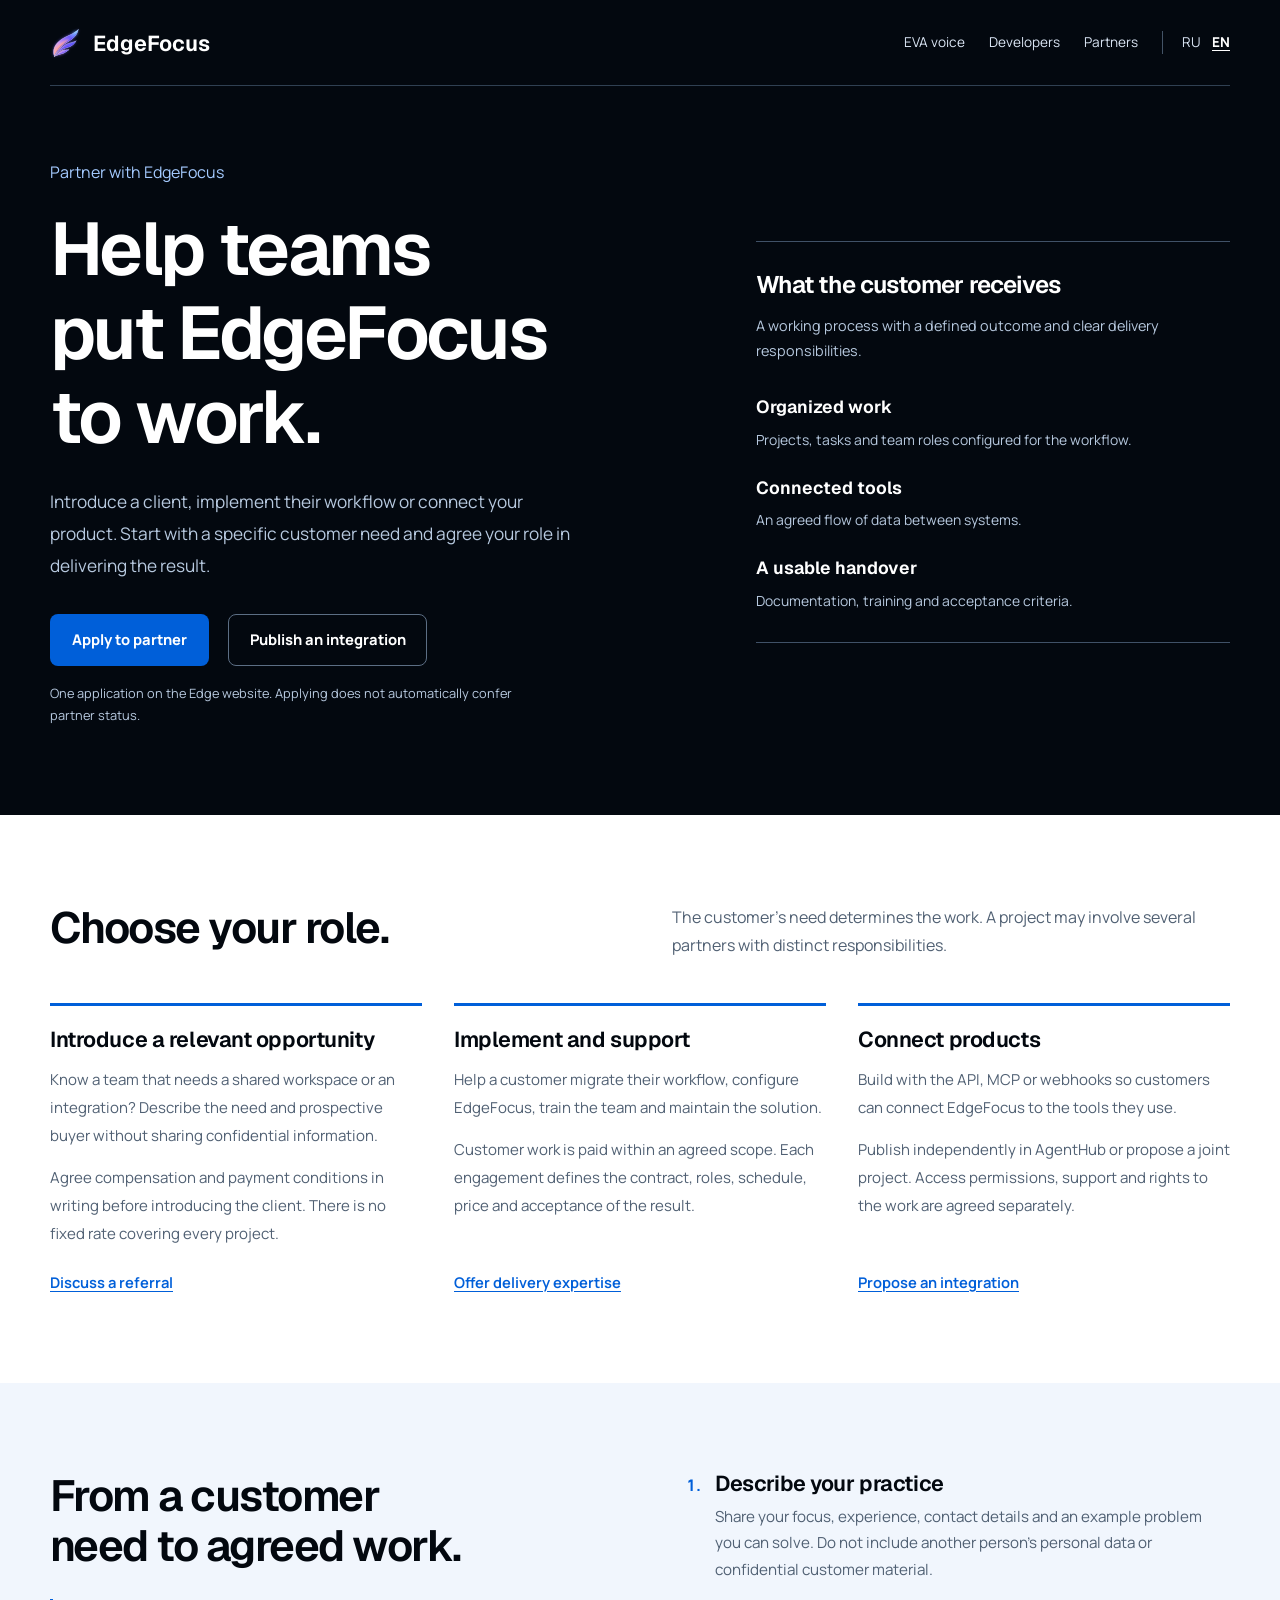
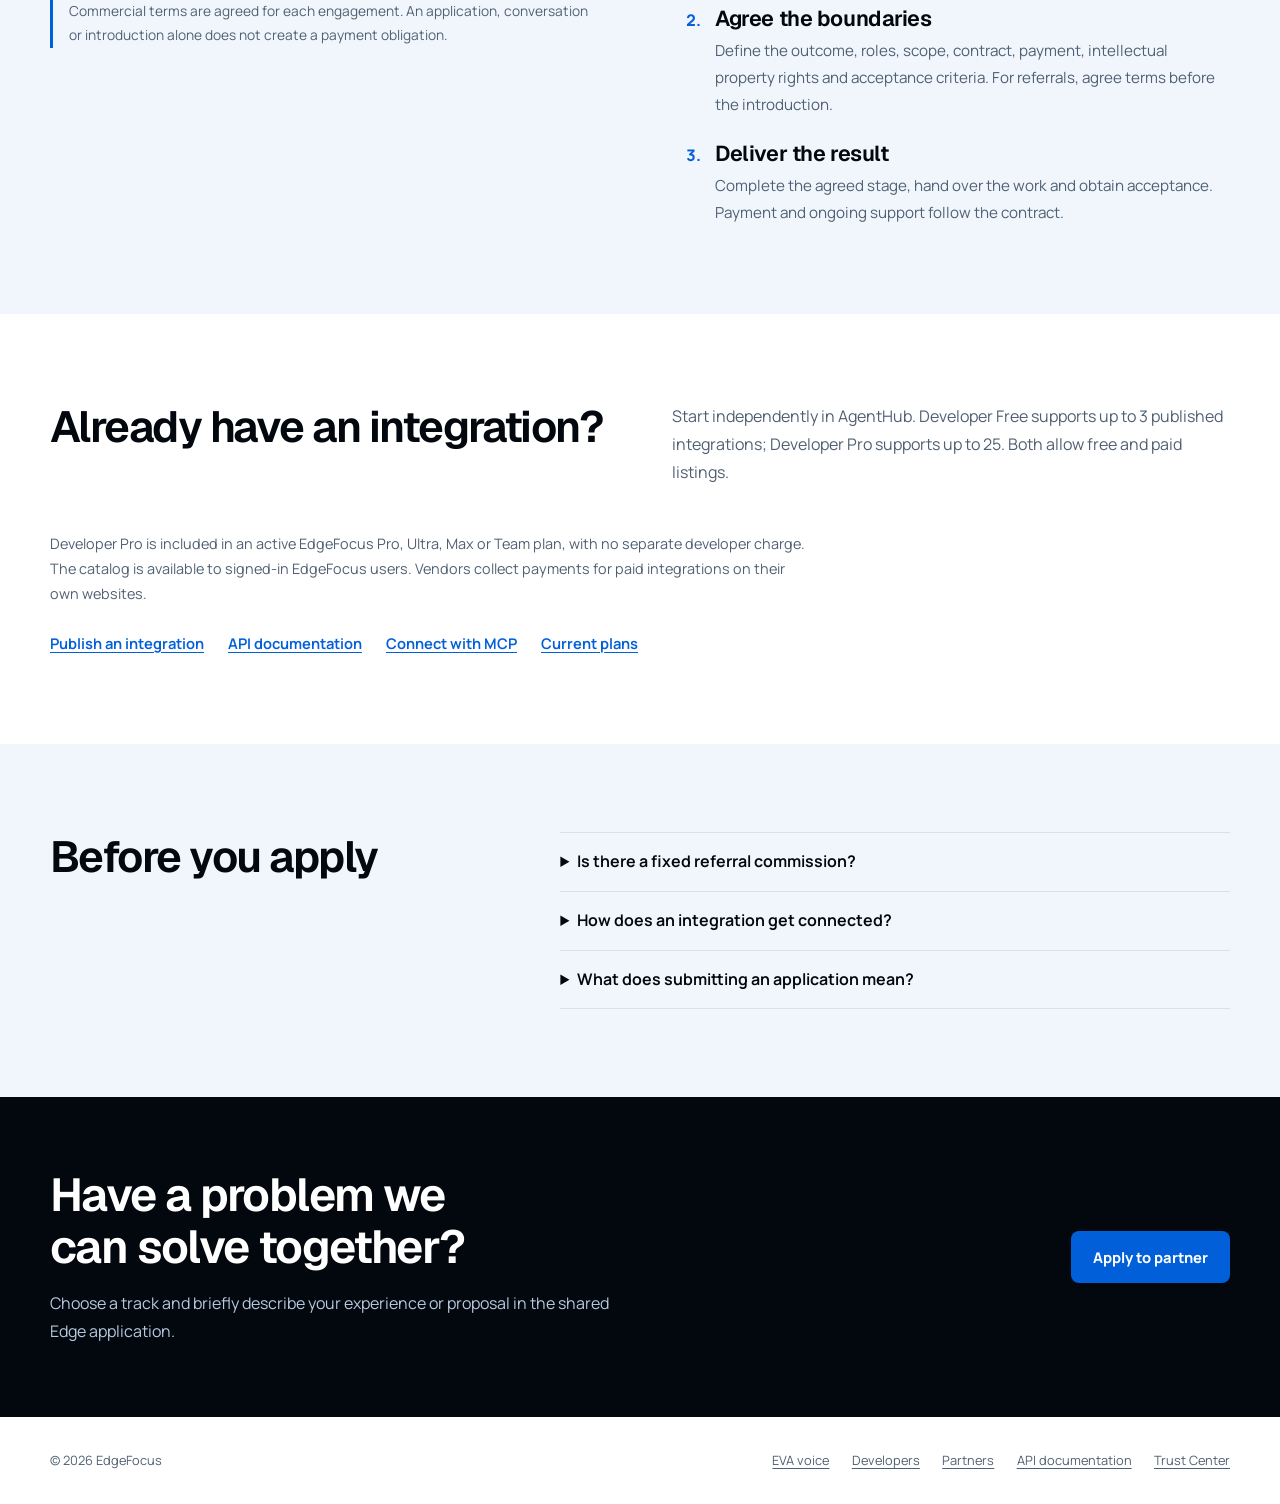
<file: en/partners/index.html>
<!doctype html>
<html lang="en" data-product="partner">
<head>
<meta charset="utf-8">
<meta name="viewport" content="width=device-width, initial-scale=1">
<title>Partner with EdgeFocus — referrals, delivery and integrations</title>
<meta name="description" content="Help clients adopt EdgeFocus, introduce a relevant opportunity or build an integration. Agree scope, responsibilities and compensation for each engagement.">
<meta name="theme-color" content="#03080f">
<link rel="canonical" href="https://landing.edgefocus.ru/en/partners/">
<link rel="alternate" hreflang="ru" href="https://landing.edgefocus.ru/ru/partners/">
<link rel="alternate" hreflang="en" href="https://landing.edgefocus.ru/en/partners/">
<link rel="alternate" hreflang="x-default" href="https://landing.edgefocus.ru/en/partners/">
<meta property="og:type" content="website">
<meta property="og:title" content="Partner with EdgeFocus — referrals, delivery and integrations">
<meta property="og:description" content="Help clients adopt EdgeFocus, introduce a relevant opportunity or build an integration. Agree scope, responsibilities and compensation for each engagement.">
<meta property="og:url" content="https://landing.edgefocus.ru/en/partners/">
<meta property="og:locale" content="en_US">
<meta property="og:image" content="https://landing.edgefocus.ru/assets/social.png">
<meta property="og:image:type" content="image/png">
<meta property="og:image:width" content="1200">
<meta property="og:image:height" content="630">
<meta property="og:image:alt" content="EdgeFocus Aurora Wing. AI Agent Execution Platform. From intent to measurable outcomes.">
<meta name="twitter:card" content="summary_large_image">
<meta name="twitter:image" content="https://landing.edgefocus.ru/assets/social.png">
<link rel="icon" href="/assets/favicon.svg" type="image/svg+xml">
<link rel="icon" href="/assets/icons/favicon-32x32.png" sizes="32x32" type="image/png">
<link rel="icon" href="/assets/icons/favicon-16x16.png" sizes="16x16" type="image/png">
<link rel="alternate icon" href="/favicon.ico" sizes="16x16 32x32 48x48">
<link rel="apple-touch-icon" href="/assets/icons/apple-touch-icon-180x180.png">
<link rel="mask-icon" href="/assets/icons/safari-pinned-tab.svg" color="#6E4CF2">
<meta name="msapplication-TileImage" content="/assets/icons/mstile-150x150.png">
<meta name="msapplication-TileColor" content="#0B0B10">
<link rel="stylesheet" href="/launch.css">
<link rel="stylesheet" href="/partners.css">
<script src="/analytics.js" defer></script>
<script src="/funnel.js" defer></script>
</head>
<body>
<a class="skip" href="#main">Skip to content</a>
<header class="masthead"><div class="wrap">
  <a class="brand" href="/?lang=en"><img src="/assets/edge-logo.svg" alt="" width="32" height="32"><span>EdgeFocus</span></a>
  <nav class="top-links" aria-label="Useful links">
    <a href="/en/eva/" data-product-link="eva" data-location="nav">EVA voice</a>
    <a href="/en/developers/" data-product-link="developer" data-location="nav">Developers</a>
    <a href="/en/partners/" aria-current="page" data-product-link="partner" data-location="nav">Partners</a>
    <div class="languages" aria-label="Language">
      <a href="/ru/partners/" lang="ru" hreflang="ru" data-product-link="partner" data-product-language="ru" data-location="nav">RU</a>
      <a href="/en/partners/" lang="en" hreflang="en" aria-current="page" data-product-link="partner" data-product-language="en" data-location="nav">EN</a>
    </div>
  </nav>
</div></header>
<main id="main">
<section class="hero partner-hero"><div class="wrap hero-grid">
  <div>
    <p class="product-label">Partner with EdgeFocus</p>
    <h1>Help teams put EdgeFocus to work.</h1>
    <p class="lede">Introduce a client, implement their workflow or connect your product. Start with a specific customer need and agree your role in delivering the result.</p>
    <div class="actions">
      <a class="button primary" href="https://edgeivaikin.com/partners/?utm_source=edgefocus&amp;utm_medium=website&amp;utm_campaign=edge-partners-202610#apply" data-cta="partner-apply" data-location="hero">Apply to partner</a>
      <a class="button secondary" href="/en/developers/" data-product-link="developer" data-location="hero">Publish an integration</a>
    </div>
    <p class="hero-note">One application on the Edge website. Applying does not automatically confer partner status.</p>
  </div>
  <aside class="partner-outcomes" aria-labelledby="outcomes-title">
    <h2 id="outcomes-title">What the customer receives</h2>
    <p>A working process with a defined outcome and clear delivery responsibilities.</p>
    <dl><div><dt>Organized work</dt><dd>Projects, tasks and team roles configured for the workflow.</dd></div><div><dt>Connected tools</dt><dd>An agreed flow of data between systems.</dd></div><div><dt>A usable handover</dt><dd>Documentation, training and acceptance criteria.</dd></div></dl>
  </aside>
</div></section>
<section class="section" id="tracks"><div class="wrap">
  <div class="section-intro"><h2>Choose your role.</h2><p>The customer’s need determines the work. A project may involve several partners with distinct responsibilities.</p></div>
  <div class="use-cases partner-tracks">
    <article id="referral"><h3>Introduce a relevant opportunity</h3><p>Know a team that needs a shared workspace or an integration? Describe the need and prospective buyer without sharing confidential information.</p><p>Agree compensation and payment conditions in writing before introducing the client. There is no fixed rate covering every project.</p><div class="text-links"><a href="https://edgeivaikin.com/partners/?track=referral&amp;utm_source=edgefocus&amp;utm_medium=website&amp;utm_campaign=edge-partners-202610#apply" data-cta="partner-apply" data-location="page" data-partner-track="referral">Discuss a referral</a></div></article>
    <article id="delivery"><h3>Implement and support</h3><p>Help a customer migrate their workflow, configure EdgeFocus, train the team and maintain the solution.</p><p>Customer work is paid within an agreed scope. Each engagement defines the contract, roles, schedule, price and acceptance of the result.</p><div class="text-links"><a href="https://edgeivaikin.com/partners/?track=delivery&amp;utm_source=edgefocus&amp;utm_medium=website&amp;utm_campaign=edge-partners-202610#apply" data-cta="partner-apply" data-location="page" data-partner-track="delivery">Offer delivery expertise</a></div></article>
    <article id="technology"><h3>Connect products</h3><p>Build with the API, MCP or webhooks so customers can connect EdgeFocus to the tools they use.</p><p>Publish independently in AgentHub or propose a joint project. Access permissions, support and rights to the work are agreed separately.</p><div class="text-links"><a href="https://edgeivaikin.com/partners/?track=technology&amp;utm_source=edgefocus&amp;utm_medium=website&amp;utm_campaign=edge-partners-202610#apply" data-cta="partner-apply" data-location="page" data-partner-track="technology">Propose an integration</a></div></article>
  </div>
</div></section>
<section class="section pale"><div class="wrap steps-layout">
  <div><h2>From a customer need to agreed work.</h2><p class="callout">Commercial terms are agreed for each engagement. An application, conversation or introduction alone does not create a payment obligation.</p></div>
  <ol class="steps"><li><h3>Describe your practice</h3><p>Share your focus, experience, contact details and an example problem you can solve. Do not include another person’s personal data or confidential customer material.</p></li><li><h3>Agree the boundaries</h3><p>Define the outcome, roles, scope, contract, payment, intellectual property rights and acceptance criteria. For referrals, agree terms before the introduction.</p></li><li><h3>Deliver the result</h3><p>Complete the agreed stage, hand over the work and obtain acceptance. Payment and ongoing support follow the contract.</p></li></ol>
</div></section>
<section class="section"><div class="wrap">
  <div class="section-intro"><h2>Already have an integration?</h2><p>Start independently in AgentHub. Developer Free supports up to 3 published integrations; Developer Pro supports up to 25. Both allow free and paid listings.</p></div>
  <p class="plan-note">Developer Pro is included in an active EdgeFocus Pro, Ultra, Max or Team plan, with no separate developer charge. The catalog is available to signed-in EdgeFocus users. Vendors collect payments for paid integrations on their own websites.</p>
  <div class="text-links">
    <a href="/en/developers/" data-product-link="developer" data-location="page">Publish an integration</a>
    <a href="https://edgefocus.ru/api/v1/docs">API documentation</a>
    <a href="https://edgefocus.ru/agents">Connect with MCP</a>
    <a href="https://edgefocus.ru/subscribe" data-cta="plans" data-location="pricing">Current plans</a>
  </div>
</div></section>
<section class="section pale faq"><div class="wrap faq-grid">
  <div><h2>Before you apply</h2></div>
  <div><details><summary>Is there a fixed referral commission?</summary><p>Referral compensation is agreed in writing before the client introduction. The amount, payment conditions and timing depend on the engagement. No universal fixed commission is offered.</p></details><details><summary>How does an integration get connected?</summary><p>Publishing a listing does not install the integration or grant data access. Each customer authorizes the permissions it needs. Vendors provide their service, payment terms and support; EdgeFocus does not process integration payments.</p></details><details><summary>What does submitting an application mean?</summary><p>A received application starts a review. Partner status, brand use, roles and commercial terms require a separate agreement. An AgentHub listing is not a certification and does not guarantee buyers.</p></details></div>
</div></section>
<section class="final"><div class="wrap">
  <div><h2>Have a problem we can solve together?</h2><p>Choose a track and briefly describe your experience or proposal in the shared Edge application.</p></div>
  <div class="actions"><a class="button primary" href="https://edgeivaikin.com/partners/?utm_source=edgefocus&amp;utm_medium=website&amp;utm_campaign=edge-partners-202610#apply" data-cta="partner-apply" data-location="footer">Apply to partner</a></div>
</div></section>
</main>
<footer class="footer"><div class="wrap"><p>© 2026 EdgeFocus</p><nav aria-label="Useful links">
  <a href="/en/eva/" data-product-link="eva" data-location="footer">EVA voice</a>
  <a href="/en/developers/" data-product-link="developer" data-location="footer">Developers</a>
  <a href="/en/partners/" data-product-link="partner" data-location="footer">Partners</a>
  <a href="https://edgefocus.ru/api/v1/docs">API documentation</a>
  <a href="https://edgefocus.ru/trust">Trust Center</a>
</nav></div></footer>
</body>
</html>
</file>
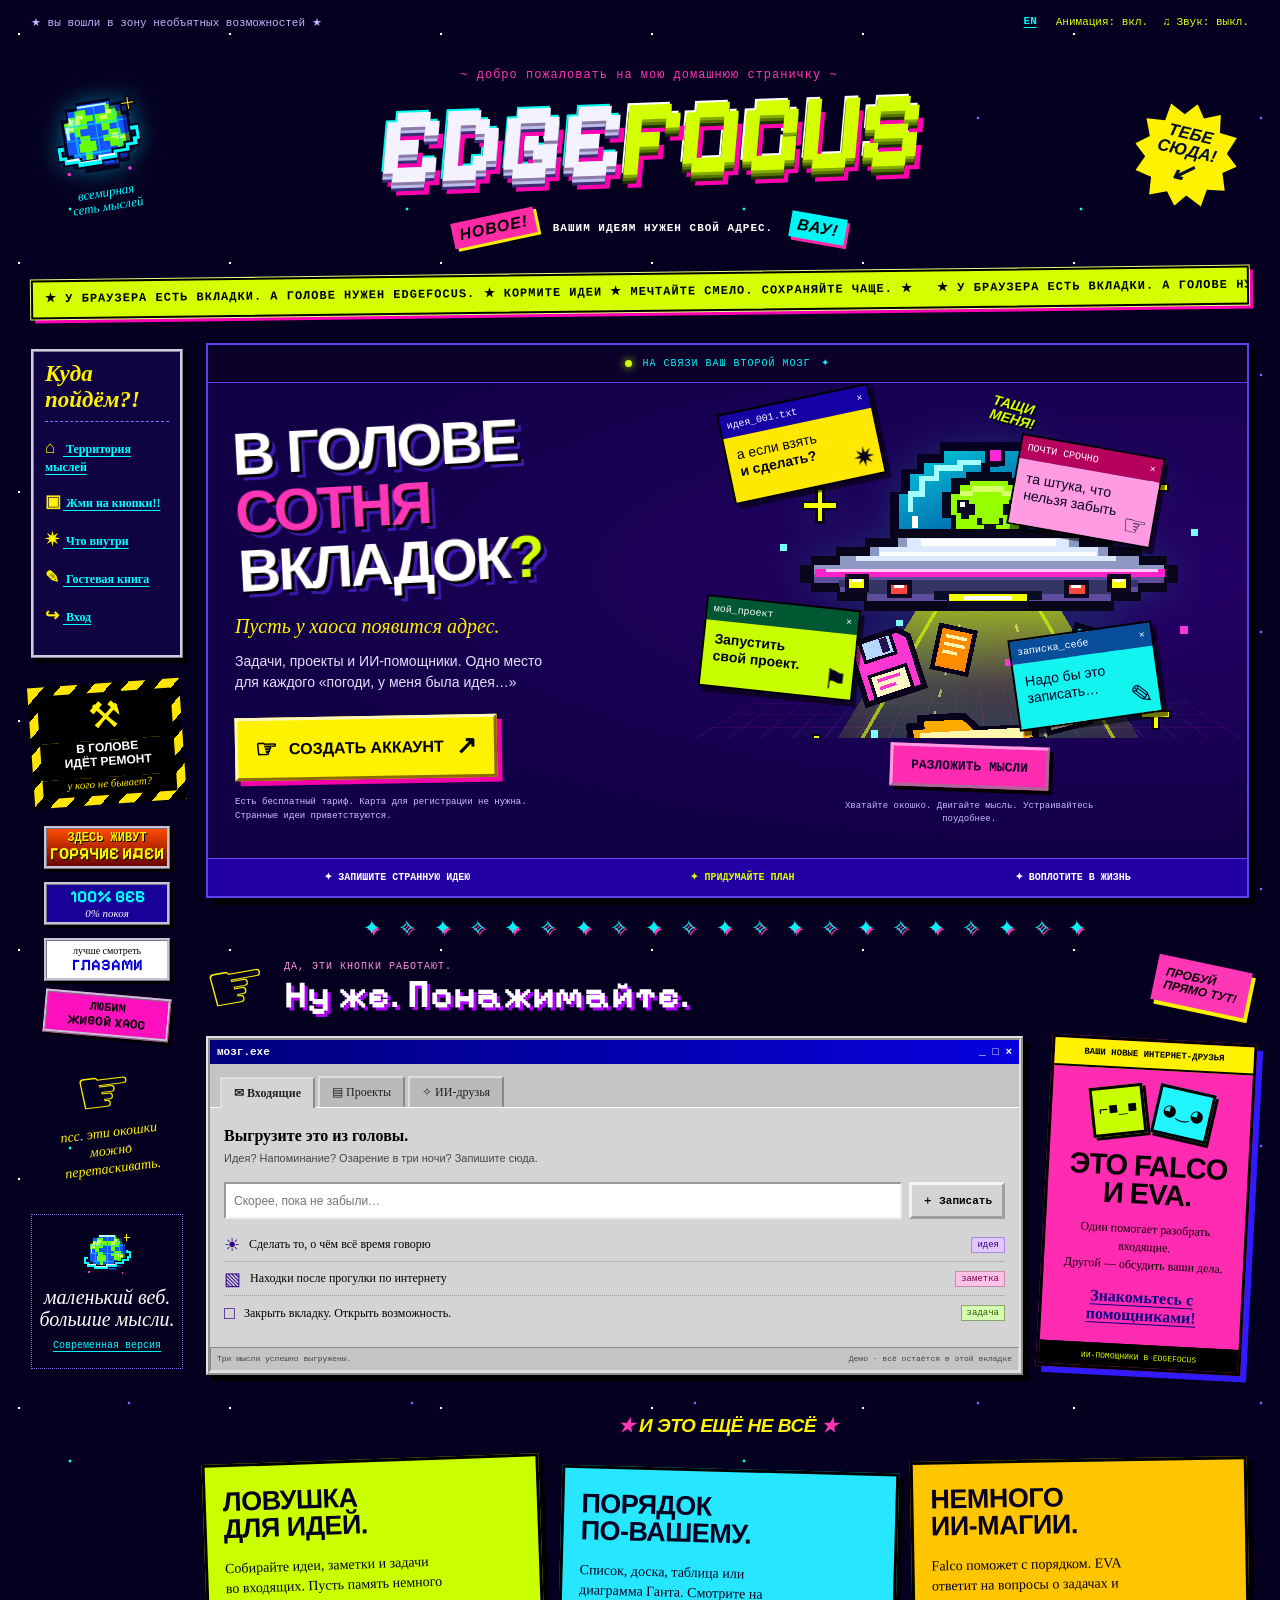
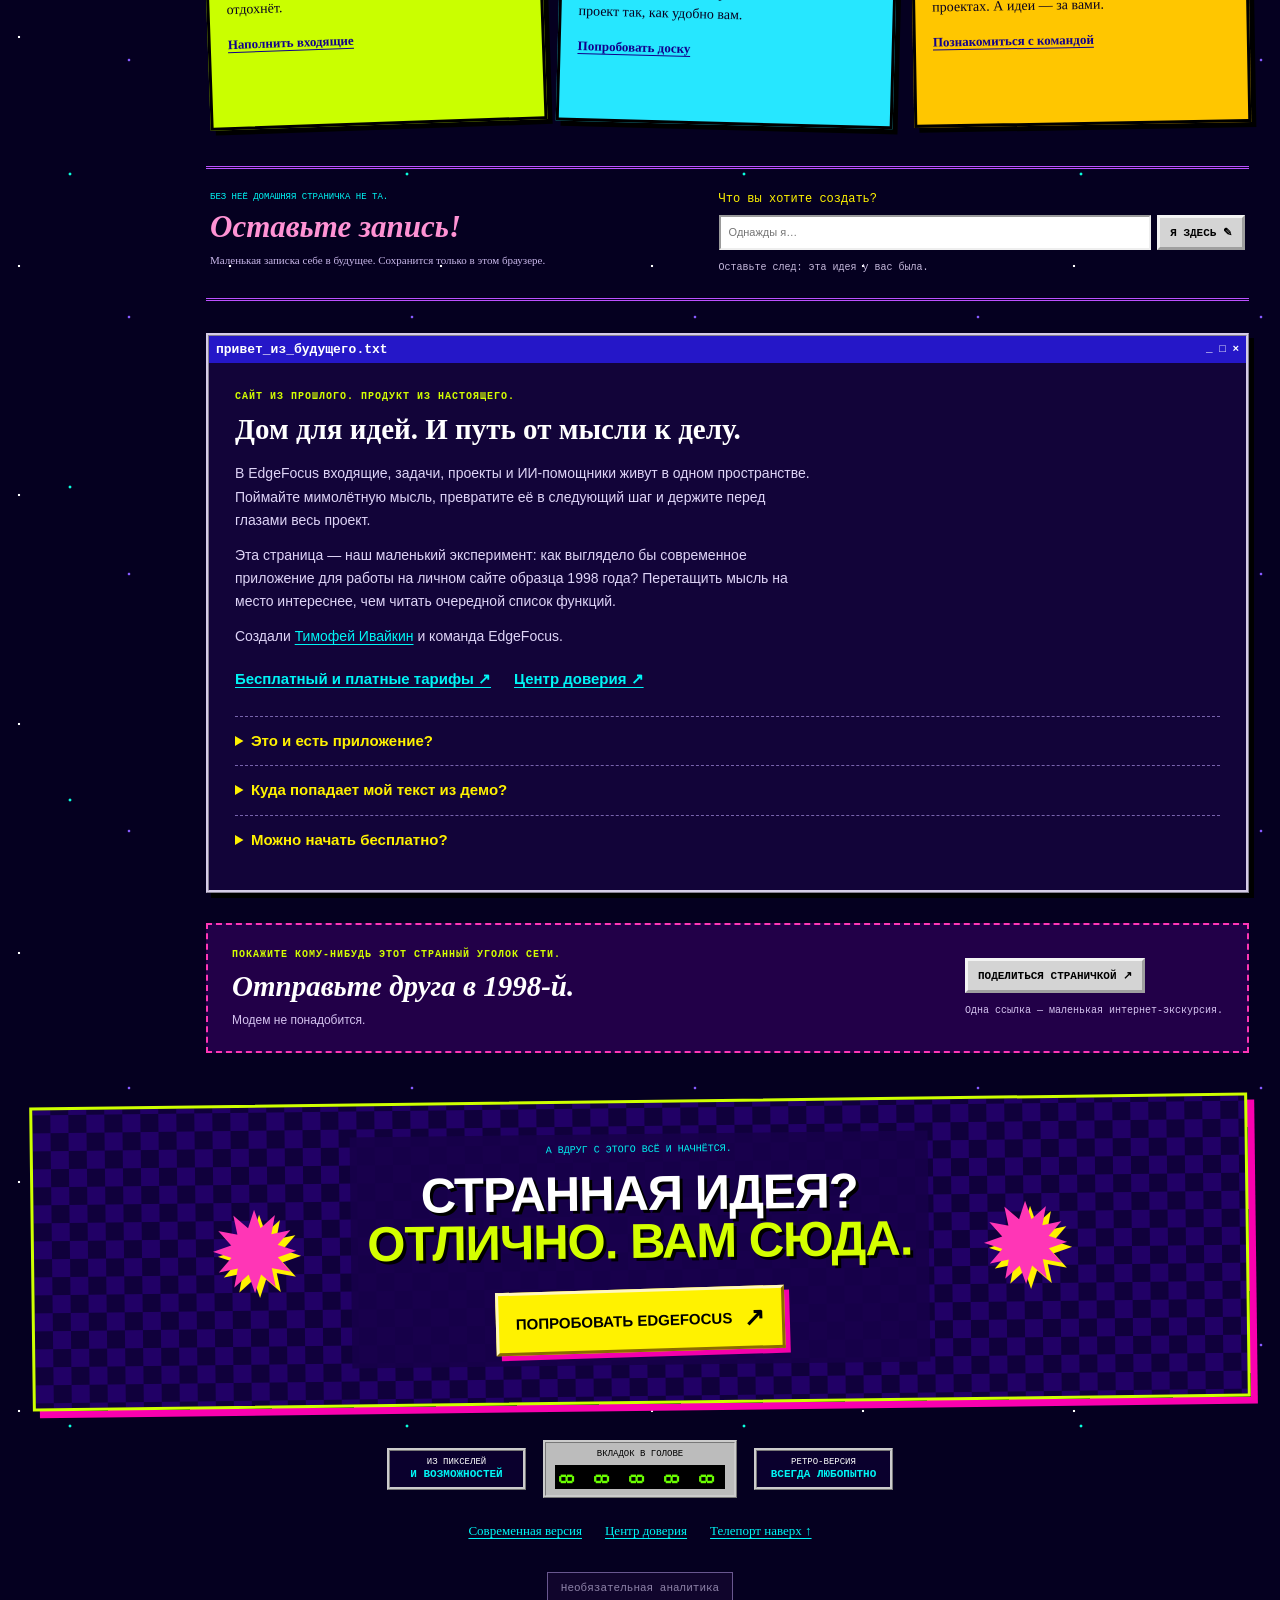
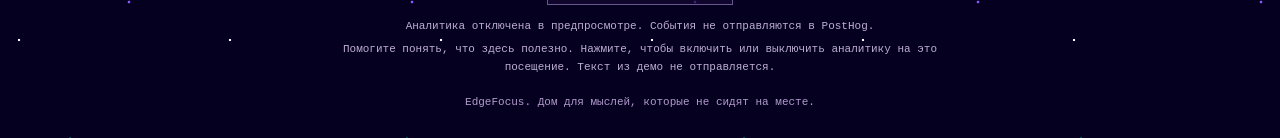
<file: retro/ru/index.html>
<!doctype html>
<html lang="ru">
<head>
  <meta charset="utf-8"><meta name="viewport" content="width=device-width, initial-scale=1">
  <meta name="theme-color" content="#050020">
  <meta name="description" content="А если второй мозг родом из 1998-го? Перетащите мысли, познакомьтесь с пиксельным пришельцем и попробуйте EdgeFocus: задачи, проекты и ИИ-помощники в одном месте.">
  <title>EdgeFocus Ретро — А если второй мозг родом из 1998-го?</title>
  <meta name="robots" content="index,follow,max-image-preview:large">
  <link rel="canonical" href="https://landing.edgefocus.ru/retro/ru/">
  <link rel="alternate" hreflang="en" href="https://landing.edgefocus.ru/retro/">
  <link rel="alternate" hreflang="ru" href="https://landing.edgefocus.ru/retro/ru/">
  <link rel="alternate" hreflang="x-default" href="https://landing.edgefocus.ru/retro/">
  <meta property="og:type" content="website">
  <meta property="og:site_name" content="EdgeFocus">
  <meta property="og:title" content="А если второй мозг родом из 1998-го?">
  <meta property="og:description" content="В голове сотня вкладок? Перетащите мысль. Познакомьтесь с пиксельным пришельцем. Добро пожаловать в EdgeFocus.">
  <meta property="og:url" content="https://landing.edgefocus.ru/retro/ru/">
  <meta property="og:locale" content="ru_RU">
  <meta property="og:locale:alternate" content="en_US">
  <meta property="og:image" content="https://landing.edgefocus.ru/retro/assets/og-ru.png">
  <meta property="og:image:width" content="1200"><meta property="og:image:height" content="630">
  <meta property="og:image:alt" content="Ретро-версия EdgeFocus: пиксельный пришелец собирает разбросанные мысли. А если второй мозг родом из 1998-го?">
  <meta name="twitter:card" content="summary_large_image">
  <script type="application/ld+json">{"@context": "https://schema.org", "@graph": [{"@type": "WebPage", "@id": "https://landing.edgefocus.ru/retro/ru/#page", "url": "https://landing.edgefocus.ru/retro/ru/", "name": "EdgeFocus Ретро — А если второй мозг родом из 1998-го?", "inLanguage": "ru", "description": "Интерактивное ретро-знакомство с EdgeFocus: задачами, проектами и ИИ-помощниками в одном пространстве.", "about": {"@id": "https://landing.edgefocus.ru/retro/#product"}, "creator": {"@type": "Person", "name": "Тимофей Ивайкин", "url": "https://ivaikin.com/"}}, {"@type": "SoftwareApplication", "@id": "https://landing.edgefocus.ru/retro/#product", "name": "EdgeFocus", "url": "https://edgefocus.ru/", "applicationCategory": "ProductivityApplication", "operatingSystem": "Web", "featureList": ["Входящие для идей, заметок и задач", "Проекты: список, доска, таблица и диаграмма Ганта", "Falco — помощник для разбора входящих", "EVA — помощник для обсуждения задач и проектов"]}]}</script>
  <link rel="icon" href="../assets/favicon.svg" type="image/svg+xml">
  <link rel="stylesheet" href="../cyberspace.css">
  <script src="app.js" defer></script><script src="chaos.js" defer></script><script src="../launch.js" defer></script>
</head>
<body>
  <a class="skip-link" href="#main">Перейти к содержимому</a>
  <div id="cursor-sparks" aria-hidden="true"></div>
  <div class="webpage" id="top">
    <div class="utility"><span>★ вы вошли в зону необъятных возможностей ★</span><div><a href="../" lang="en" hreflang="en" class="language-switch">EN</a><button id="motion-toggle" aria-pressed="false">Анимация: вкл.</button><button id="sound-toggle" aria-pressed="false"><span aria-hidden="true">♫</span> Звук: выкл.</button></div></div>
    <header class="masthead">
      <div class="spinning-globe"><img src="../assets/globe.svg" alt="" width="100" height="100"><span>всемирная<br>сеть мыслей</span></div>
      <div class="brand"><p>~ добро пожаловать на мою домашнюю страничку ~</p><a class="wordmark" href="#top" aria-label="На главную EdgeFocus">EDGE<span>FOCUS</span></a><div class="brand-bottom"><span class="new-burst">НОВОЕ!</span><span>ВАШИМ ИДЕЯМ НУЖЕН СВОЙ АДРЕС.</span><span class="new-burst">ВАУ!</span></div></div>
      <a class="enter-sticker" href="https://edgefocus.ru/register?utm_source=retro&amp;utm_medium=website&amp;utm_campaign=edgefocus-retro-202610&amp;utm_content=header" data-retro-action="signup" data-retro-placement="header">ТЕБЕ<br>СЮДА!<span aria-hidden="true">↙</span></a>
    </header>
    <div class="marquee" aria-label="У браузера есть вкладки. А голове нужен EdgeFocus."><div class="marquee-track" aria-hidden="true"><span>★ У БРАУЗЕРА ЕСТЬ ВКЛАДКИ. А ГОЛОВЕ НУЖЕН EDGEFOCUS. ★ КОРМИТЕ ИДЕИ ★ МЕЧТАЙТЕ СМЕЛО. СОХРАНЯЙТЕ ЧАЩЕ. ★</span><span>★ У БРАУЗЕРА ЕСТЬ ВКЛАДКИ. А ГОЛОВЕ НУЖЕН EDGEFOCUS. ★ КОРМИТЕ ИДЕИ ★ МЕЧТАЙТЕ СМЕЛО. СОХРАНЯЙТЕ ЧАЩЕ. ★</span></div></div>
    <div class="page-grid">
      <aside class="sidebar">
        <nav class="directory" aria-label="Разделы сайта"><h2>Куда пойдём?!</h2><a href="#why"><span aria-hidden="true">⌂</span> Территория мыслей</a><a href="#playground"><span aria-hidden="true">▣</span> Жми на кнопки!!</a><a href="#features"><span aria-hidden="true">✷</span> Что внутри</a><a href="#guestbook"><span aria-hidden="true">✎</span> Гостевая книга</a><a href="https://edgefocus.ru/login"><span aria-hidden="true">↪</span> Вход</a></nav>
        <div class="construction"><div class="construction-icon" aria-hidden="true">⚒</div><strong>В ГОЛОВЕ<br>ИДЁТ РЕМОНТ</strong><span>у кого не бывает?</span></div>
        <div class="badge-stack"><div class="badge badge-fire">ЗДЕСЬ ЖИВУТ<br><b>ГОРЯЧИЕ ИДЕИ</b></div><div class="badge badge-net"><b>100% ВЕБ</b><span>0% покоя</span></div><div class="badge badge-eye">лучше смотреть<br><b>ГЛАЗАМИ</b></div><div class="badge badge-human">ЛЮБИМ<br><b>ЖИВОЙ ХАОС</b></div></div>
        <div class="sidebar-secret"><span aria-hidden="true">☞</span><p>псс. эти окошки можно перетаскивать.</p></div>
        <div class="webring-side"><img src="../assets/globe.svg" width="47" height="47" alt=""><b>маленький веб.<br>большие мысли.</b><a href="https://landing.edgefocus.ru/?lang=ru">Современная версия</a></div>
      </aside>
      <main id="main">
        <section class="hero" id="why" aria-labelledby="hero-title">
          <div class="hero-label"><span class="live-dot" aria-hidden="true"></span> НА СВЯЗИ ВАШ ВТОРОЙ МОЗГ <span aria-hidden="true">✦</span></div>
          <div class="hero-grid">
            <div class="hero-copy"><h1 id="hero-title">В ГОЛОВЕ<br><span>СОТНЯ</span><br>ВКЛАДОК<span class="question">?</span></h1><p class="hero-description">Пусть у хаоса появится адрес.</p><p>Задачи, проекты и ИИ-помощники. Одно место для каждого «погоди, у меня была идея…»</p><a class="big-cta" href="https://edgefocus.ru/register?utm_source=retro&amp;utm_medium=website&amp;utm_campaign=edgefocus-retro-202610&amp;utm_content=hero" data-retro-action="signup" data-retro-placement="hero"><span aria-hidden="true">☞</span> СОЗДАТЬ АККАУНТ <span aria-hidden="true">↗</span></a><div class="free-note">Есть бесплатный тариф. Карта для регистрации не нужна. Странные идеи приветствуются.</div></div>
            <div class="brain-playground"><div id="brain-desk" aria-label="Интерактивный пример разбросанных мыслей">
              <div class="desk-grid" aria-hidden="true"></div>
              <div class="ufo-scene"><img src="../assets/brain-ufo.svg" width="420" height="340" alt="Пиксельный пришелец на летающей тарелке собирает разбросанные идеи в папку"></div>
              <div class="brain-window thought-one"><button type="button" class="drag-handle" aria-label="Переместить окно с идеей клавишами со стрелками"><span>идея_001.txt</span><span aria-hidden="true">×</span></button><div class="thought-body">а если взять <br><b>и сделать?</b><span aria-hidden="true">✷</span></div></div>
              <div class="brain-window thought-two"><button type="button" class="drag-handle" aria-label="Переместить окно с напоминанием клавишами со стрелками"><span>ПОЧТИ СРОЧНО</span><span aria-hidden="true">×</span></button><div class="thought-body">та штука, что <br>нельзя забыть <span aria-hidden="true">☞</span></div></div>
              <div class="brain-window thought-three"><button type="button" class="drag-handle" aria-label="Переместить окно с проектом клавишами со стрелками"><span>мой_проект</span><span aria-hidden="true">×</span></button><div class="thought-body"><b>Запустить <br>свой проект.</b> <span aria-hidden="true">⚑</span></div></div>
              <div class="brain-window thought-four"><button type="button" class="drag-handle" aria-label="Переместить окно с заметкой клавишами со стрелками"><span>записка_себе</span><span aria-hidden="true">×</span></button><div class="thought-body">Надо бы это <br>записать… <span aria-hidden="true">✎</span></div></div>
              <div class="inbox-target" aria-hidden="true">▣ &nbsp; мозг / входящие <span>4 мысли</span></div>
              <span class="desk-sticker" aria-hidden="true">ТАЩИ<br>МЕНЯ!</span>
            </div><button id="organize-brain" class="organize-button" type="button">РАЗЛОЖИТЬ МЫСЛИ</button><p id="brain-message" role="status">Хватайте окошко. Двигайте мысль. Устраивайтесь поудобнее.</p></div>
          </div>
          <div class="hero-ribbon"><span>✦ ЗАПИШИТЕ СТРАННУЮ ИДЕЮ</span><span>✦ ПРИДУМАЙТЕ ПЛАН</span><span>✦ ВОПЛОТИТЕ В ЖИЗНЬ</span></div>
        </section>
        <div class="divider" aria-hidden="true">✦ ✧ ✦ ✧ ✦ ✧ ✦ ✧ ✦ ✧ ✦ ✧ ✦ ✧ ✦ ✧ ✦ ✧ ✦ ✧ ✦</div>
        <section class="playground-section" id="playground" aria-labelledby="playground-title">
          <div class="section-intro"><span class="pointing-hand" aria-hidden="true">☞</span><div><p>ДА, ЭТИ КНОПКИ РАБОТАЮТ.</p><h2 id="playground-title">Ну же. Понажимайте.</h2></div><span class="click-sticker">ПРОБУЙ<br>ПРЯМО ТУТ!</span></div>
          <div class="playground-grid"><div class="demo-window"><div class="panel-title"><h3>мозг.exe</h3><span aria-hidden="true">_ □ ×</span></div><div class="demo-toolbar" role="tablist" aria-label="Попробовать EdgeFocus"><button class="demo-tab" role="tab" id="tab-inbox" aria-controls="demo-panel" aria-selected="true" data-view="inbox" tabindex="0">✉ Входящие</button><button class="demo-tab" role="tab" id="tab-projects" aria-controls="demo-panel" aria-selected="false" data-view="projects" tabindex="-1">▤ Проекты</button><button class="demo-tab" role="tab" id="tab-ai" aria-controls="demo-panel" aria-selected="false" data-view="ai" tabindex="-1">✧ ИИ-друзья</button></div><div id="demo-panel" role="tabpanel" aria-labelledby="tab-inbox" tabindex="0"><div class="demo-intro"><h3>Выгрузите это из головы.</h3><p>Идея? Напоминание? Озарение в три ночи? Запишите сюда.</p></div><form class="capture-form" id="capture-form"><label class="sr-only" for="new-thought">Добавить мысль в демонстрационные входящие</label><input id="new-thought" maxlength="100" placeholder="Скорее, пока не забыли…" autocomplete="off" required><button class="retro-button" type="submit">＋ Записать</button></form><ul id="thought-list" class="thought-list"><li><span class="thought-icon" aria-hidden="true">☀</span><span>Сделать то, о чём всё время говорю</span><span class="item-tag">идея</span></li><li><span class="thought-icon" aria-hidden="true">▧</span><span>Находки после прогулки по интернету</span><span class="item-tag pink-tag">заметка</span></li><li><span class="thought-icon" aria-hidden="true">□</span><span>Закрыть вкладку. Открыть возможность.</span><span class="item-tag mint-tag">задача</span></li></ul></div><div class="demo-status"><span id="demo-status" role="status">Три мысли успешно выгружены.</span><span>Демо · всё остаётся в этой вкладке</span></div></div>
          <aside class="ai-ad"><div class="ad-top">ВАШИ НОВЫЕ ИНТЕРНЕТ-ДРУЗЬЯ</div><div class="bot-duo" aria-hidden="true"><span>⌐■_■</span><span>◕‿◕</span></div><h3>ЭТО FALCO<br>И EVA.</h3><p>Один помогает разобрать входящие.<br>Другой — обсудить ваши дела.</p><a id="meet-sidekicks" href="#playground">Знакомьтесь с помощниками!</a><div class="ad-footer">ИИ-ПОМОЩНИКИ В EDGEFOCUS</div></aside></div>
        </section>
        <section class="features-section" id="features" aria-labelledby="features-title"><h2 id="features-title"><span aria-hidden="true">★</span> И ЭТО ЕЩЁ НЕ ВСЁ <span aria-hidden="true">★</span></h2><div class="feature-grid"><article class="feature-card feature-capture"><h3>ЛОВУШКА<br>ДЛЯ ИДЕЙ.</h3><p>Собирайте идеи, заметки и задачи во входящих. Пусть память немного отдохнёт.</p><a href="#playground" data-demo-link="inbox">Наполнить входящие</a></article><article class="feature-card feature-project"><h3>ПОРЯДОК<br>ПО-ВАШЕМУ.</h3><p>Список, доска, таблица или диаграмма Ганта. Смотрите на проект так, как удобно вам.</p><a href="#playground" data-demo-link="projects">Попробовать доску</a></article><article class="feature-card feature-ai"><h3>НЕМНОГО<br>ИИ-МАГИИ.</h3><p>Falco поможет с порядком. EVA ответит на вопросы о задачах и проектах. А идеи — за вами.</p><a href="#playground" data-demo-link="ai">Познакомиться с командой</a></article></div></section>
        <section class="guestbook" id="guestbook" aria-labelledby="guestbook-title"><div><p>БЕЗ НЕЁ ДОМАШНЯЯ СТРАНИЧКА НЕ ТА.</p><h2 id="guestbook-title">Оставьте запись!</h2><span>Маленькая записка себе в будущее. Сохранится только в этом браузере.</span></div><form id="guestbook-form"><label for="guest-note">Что вы хотите создать?</label><div><input id="guest-note" maxlength="120" placeholder="Однажды я…" required><button class="retro-button" type="submit">Я ЗДЕСЬ ✎</button></div><p id="guestbook-status" role="status">Оставьте след: эта идея у вас была.</p></form></section>

        <section class="reality-check" id="real-product" aria-labelledby="real-title">
          <div class="panel-title"><h2 id="real-title">привет_из_будущего.txt</h2><span aria-hidden="true">_ □ ×</span></div>
          <div class="reality-body"><p class="eyebrow">САЙТ ИЗ ПРОШЛОГО. ПРОДУКТ ИЗ НАСТОЯЩЕГО.</p><h3>Дом для идей. И путь от мысли к делу.</h3><p>В EdgeFocus входящие, задачи, проекты и ИИ-помощники живут в одном пространстве. Поймайте мимолётную мысль, превратите её в следующий шаг и держите перед глазами весь проект.</p><p>Эта страница — наш маленький эксперимент: как выглядело бы современное приложение для работы на личном сайте образца 1998 года? Перетащить мысль на место интереснее, чем читать очередной список функций.</p><p>Создали <a href="https://ivaikin.com/">Тимофей Ивайкин</a> и команда EdgeFocus.</p>
          <div class="reality-links"><a href="https://edgefocus.ru/subscribe?utm_source=retro&amp;utm_medium=website&amp;utm_campaign=edgefocus-retro-202610&amp;utm_content=plans" data-retro-action="plans" data-retro-placement="plans">Бесплатный и платные тарифы ↗</a><a href="https://edgefocus.ru/trust">Центр доверия ↗</a></div>
          <div class="retro-faq"><details><summary>Это и есть приложение?</summary><p>Это интерактивное знакомство. Демо-входящие остаются в этой вкладке, на доске — примеры задач, а в разделе помощников ИИ не запускается. Создайте аккаунт, чтобы работать в EdgeFocus со своими делами.</p></details><details><summary>Куда попадает мой текст из демо?</summary><p>Записи во входящих остаются в этой вкладке. Записка в гостевой книге сохраняется только в этом браузере. Эта страница не отправляет ни то, ни другое. Необязательная аналитика отправляет в PostHog заранее заданные события — без заметок, записи страницы и постоянного идентификатора. Провайдер при этом получает сетевые сведения, например ваш IP-адрес.</p></details><details><summary>Можно начать бесплатно?</summary><p>Да. В EdgeFocus есть бесплатный тариф Free, а для регистрации карта не нужна. Актуальные лимиты и платные варианты указаны на странице тарифов. Оплата — отдельный шаг.</p></details></div>
          </div>
        </section>
        <section class="share-station" aria-labelledby="share-title"><div><p class="eyebrow">ПОКАЖИТЕ КОМУ-НИБУДЬ ЭТОТ СТРАННЫЙ УГОЛОК СЕТИ.</p><h2 id="share-title">Отправьте друга в 1998-й.</h2><p>Модем не понадобится.</p></div><div><button id="share-page" class="retro-button" type="button">ПОДЕЛИТЬСЯ СТРАНИЧКОЙ ↗</button><p id="share-status" role="status">Одна ссылка — маленькая интернет-экскурсия.</p></div></section>
      </main>
    </div>
    <section class="final-banner"><span class="final-star" aria-hidden="true">✹</span><div><p>А ВДРУГ С ЭТОГО ВСЁ И НАЧНЁТСЯ.</p><h2>СТРАННАЯ ИДЕЯ?<br><em>ОТЛИЧНО. ВАМ СЮДА.</em></h2><a href="https://edgefocus.ru/register?utm_source=retro&amp;utm_medium=website&amp;utm_campaign=edgefocus-retro-202610&amp;utm_content=footer" data-retro-action="signup" data-retro-placement="footer" class="big-cta">ПОПРОБОВАТЬ EDGEFOCUS <span aria-hidden="true">↗</span></a></div><span class="final-star" aria-hidden="true">✹</span></section>
    <footer><div class="footer-badges"><span>ИЗ ПИКСЕЛЕЙ<br><b>И ВОЗМОЖНОСТЕЙ</b></span><span class="counter">ВКЛАДОК В ГОЛОВЕ<br><b>∞ ∞ ∞ ∞ ∞</b></span><span>РЕТРО-ВЕРСИЯ<br><b>ВСЕГДА ЛЮБОПЫТНО</b></span></div><nav aria-label="Ссылки внизу страницы"><a href="https://landing.edgefocus.ru/?lang=ru">Современная версия</a><a href="https://edgefocus.ru/trust">Центр доверия</a><a href="#top">Телепорт наверх ↑</a></nav><div class="analytics-choice"><button id="analytics-toggle" type="button" aria-pressed="false">Необязательная аналитика</button><p id="analytics-status" role="status">Аналитика отключена. Необязательные события не отправляются в PostHog.</p><p>Помогите понять, что здесь полезно. Нажмите, чтобы включить или выключить аналитику на это посещение. Текст из демо не отправляется.</p></div><div id="browser-status">EdgeFocus. Дом для мыслей, которые не сидят на месте.</div></footer>
  </div>
</body>
</html>
</file>
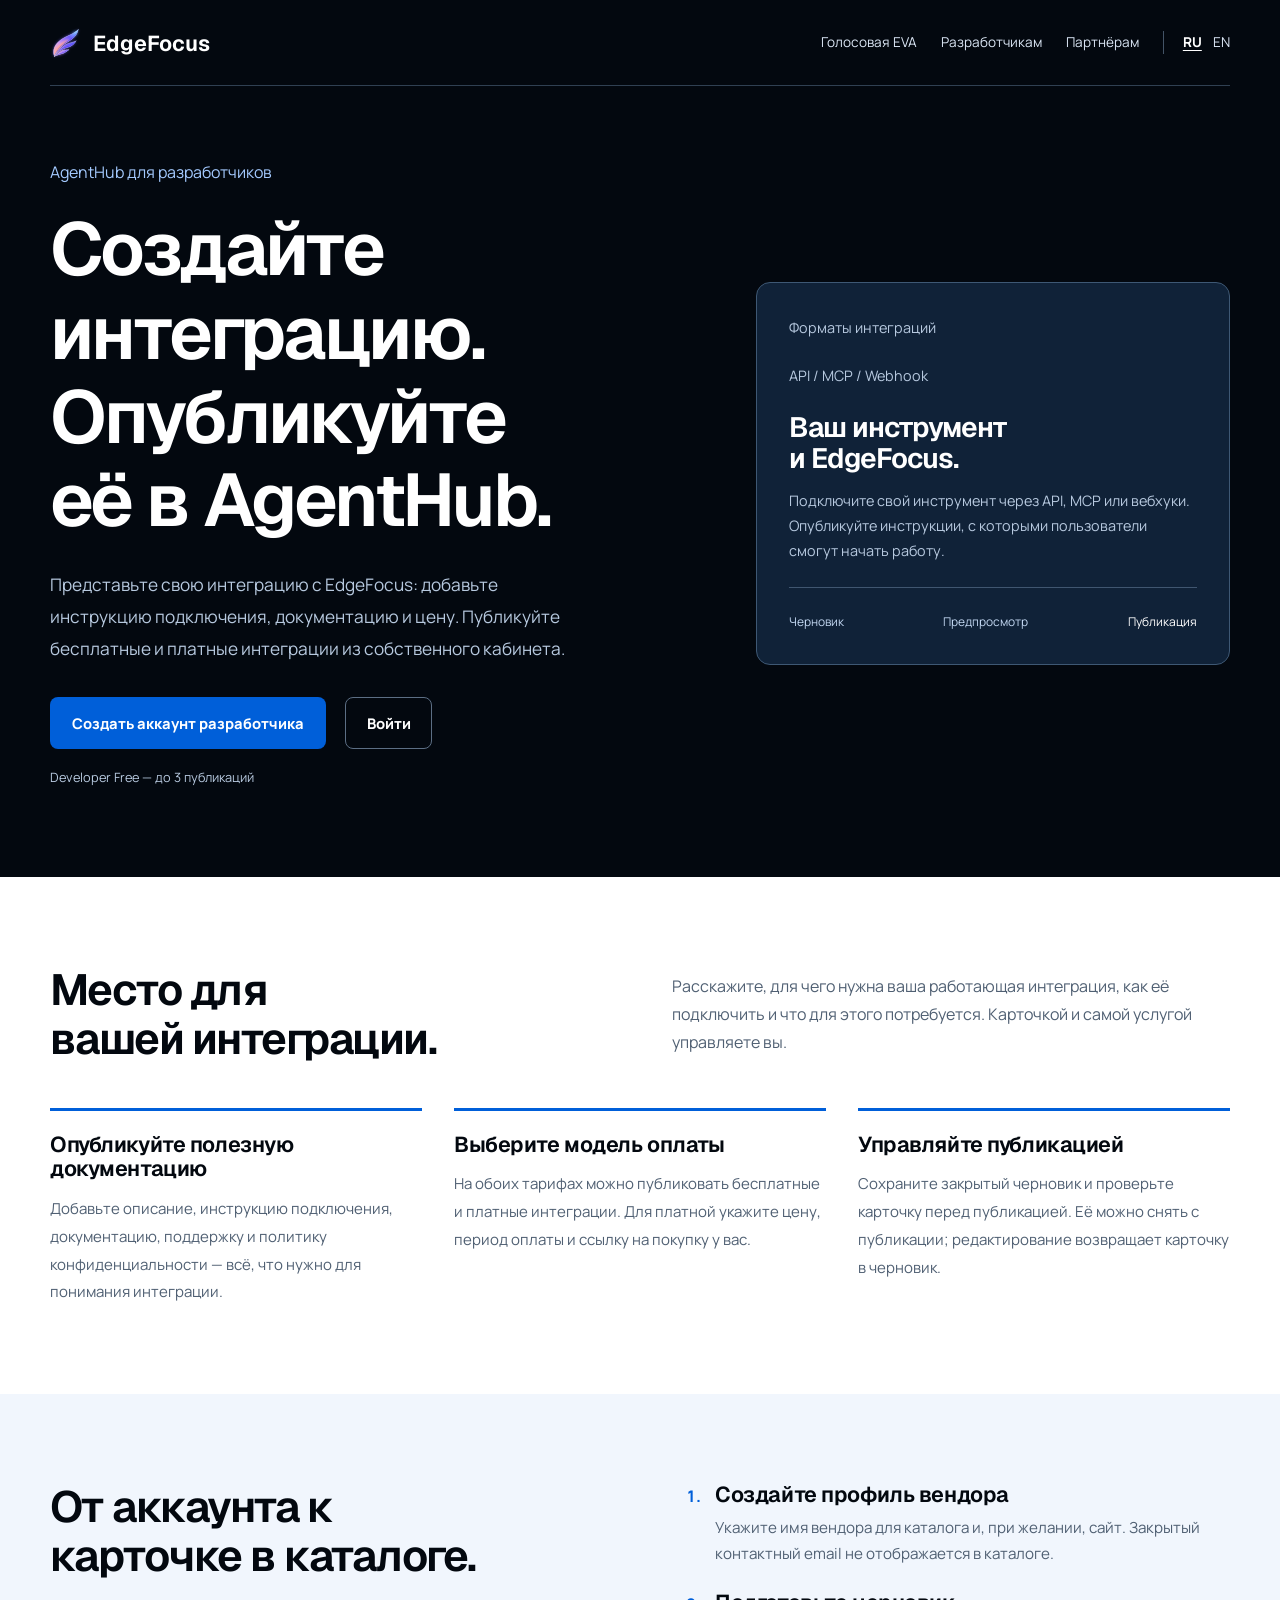
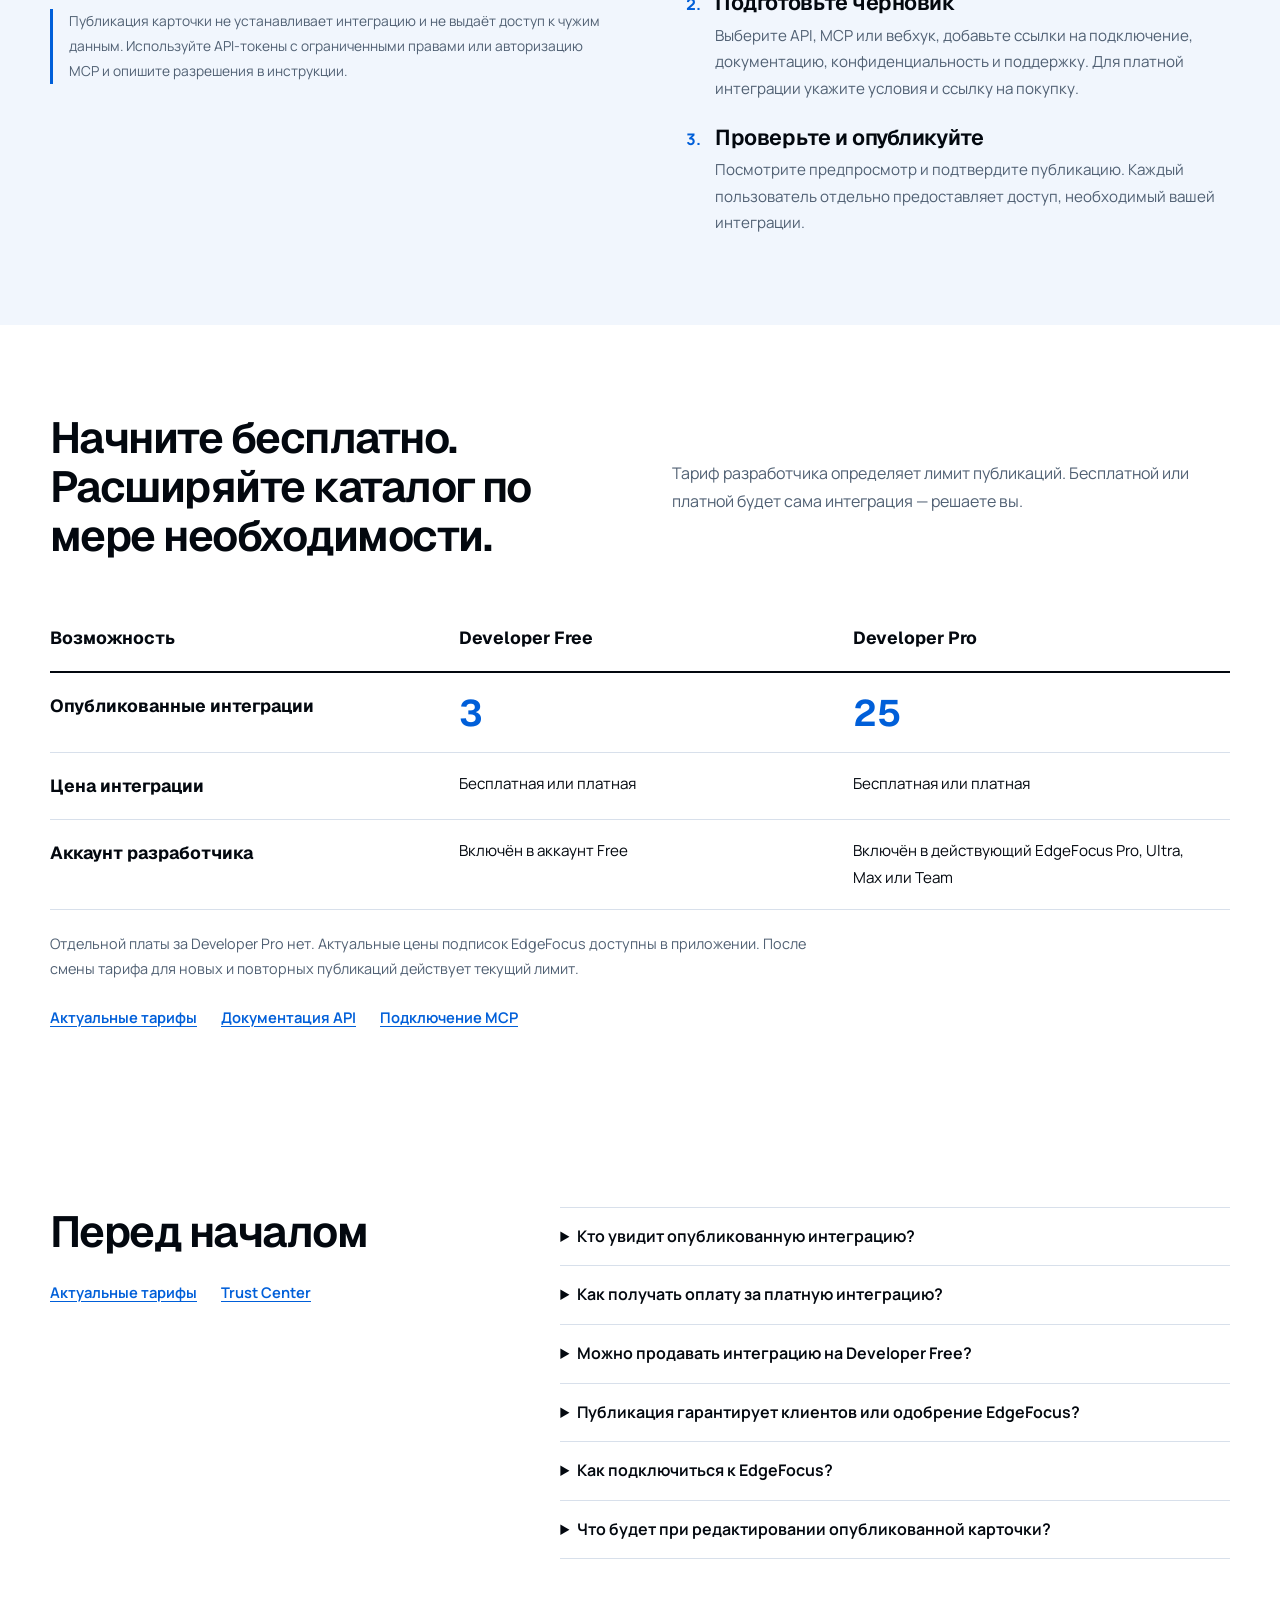
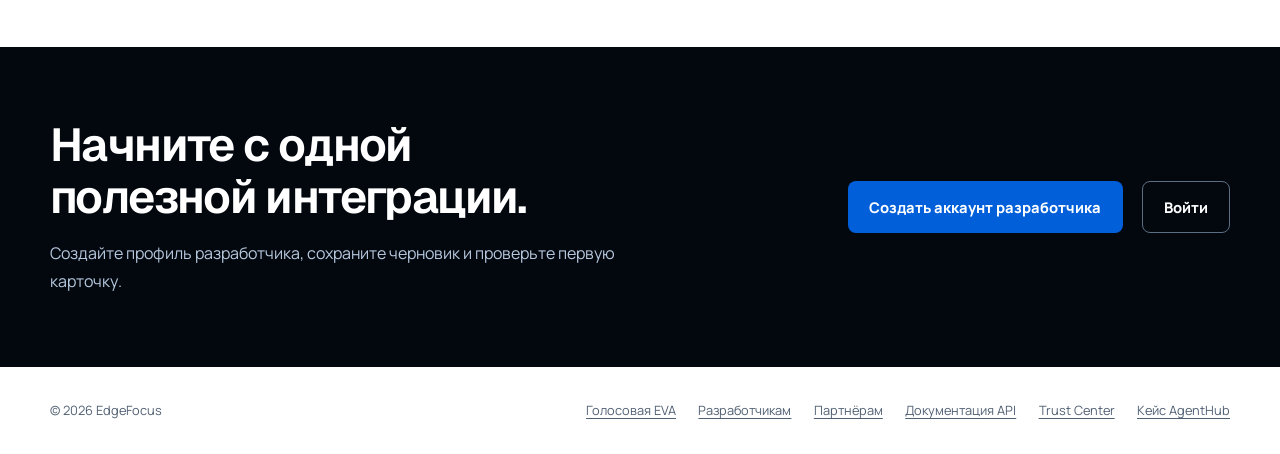
<file: ru/developers/index.html>
<!doctype html>
<html lang="ru" data-product="developer">
<head>
<meta charset="utf-8">
<meta name="viewport" content="width=device-width, initial-scale=1">
<title>Публикуйте интеграции с EdgeFocus | AgentHub</title>
<meta name="description" content="Публикуйте API-, MCP- и webhook-интеграции в AgentHub. Developer Free — до 3 публикаций, Developer Pro — до 25. Бесплатные и платные интеграции на обоих тарифах.">
<meta name="theme-color" content="#03080f">
<link rel="canonical" href="https://landing.edgefocus.ru/ru/developers/">
<link rel="alternate" hreflang="ru" href="https://landing.edgefocus.ru/ru/developers/">
<link rel="alternate" hreflang="en" href="https://landing.edgefocus.ru/en/developers/">
<link rel="alternate" hreflang="x-default" href="https://landing.edgefocus.ru/en/developers/">
<meta property="og:type" content="website">
<meta property="og:title" content="Публикуйте интеграции с EdgeFocus | AgentHub">
<meta property="og:description" content="Публикуйте API-, MCP- и webhook-интеграции в AgentHub. Developer Free — до 3 публикаций, Developer Pro — до 25. Бесплатные и платные интеграции на обоих тарифах.">
<meta property="og:url" content="https://landing.edgefocus.ru/ru/developers/">
<meta property="og:locale" content="ru_RU">
<meta property="og:image" content="https://landing.edgefocus.ru/assets/social.png">
<meta property="og:image:type" content="image/png">
<meta property="og:image:width" content="1200">
<meta property="og:image:height" content="630">
<meta property="og:image:alt" content="EdgeFocus, Aurora Wing. Платформа исполнения для ИИ-агентов. От намерения к измеримому результату.">
<meta name="twitter:card" content="summary_large_image">
<meta name="twitter:image" content="https://landing.edgefocus.ru/assets/social.png">
<link rel="icon" href="/assets/favicon.svg" type="image/svg+xml">
<link rel="icon" href="/assets/icons/favicon-32x32.png" sizes="32x32" type="image/png">
<link rel="icon" href="/assets/icons/favicon-16x16.png" sizes="16x16" type="image/png">
<link rel="alternate icon" href="/favicon.ico" sizes="16x16 32x32 48x48">
<link rel="apple-touch-icon" href="/assets/icons/apple-touch-icon-180x180.png">
<link rel="mask-icon" href="/assets/icons/safari-pinned-tab.svg" color="#6E4CF2">
<meta name="msapplication-TileImage" content="/assets/icons/mstile-150x150.png">
<meta name="msapplication-TileColor" content="#0B0B10">
<link rel="stylesheet" href="/launch.css">
<script src="/analytics.js" defer></script>
<script src="/funnel.js" defer></script>
</head>
<body>
<a class="skip" href="#main">Перейти к содержимому</a>
<header class="masthead"><div class="wrap"><a class="brand" href="/?lang=ru"><img src="/assets/edge-logo.svg" alt="" width="32" height="32"><span>EdgeFocus</span></a><nav class="top-links" aria-label="Полезные ссылки"><a href="/ru/eva/" data-product-link="eva" data-location="nav">Голосовая EVA</a><a href="/ru/developers/" aria-current="page" data-product-link="developer" data-location="nav">Разработчикам</a><a href="/ru/partners/" data-product-link="partner" data-location="nav">Партнёрам</a><div class="languages" aria-label="Язык"><a href="/ru/developers/" lang="ru" hreflang="ru" aria-current="page" data-product-link="developer" data-location="nav" data-product-language="ru">RU</a><a href="/en/developers/" lang="en" hreflang="en" data-product-link="developer" data-location="nav" data-product-language="en">EN</a></div></nav></div></header>
<main id="main">
<section class="hero"><div class="wrap hero-grid"><div><p class="product-label">AgentHub для разработчиков</p><h1>Создайте интеграцию. Опубликуйте её в AgentHub.</h1><p class="lede">Представьте свою интеграцию с EdgeFocus: добавьте инструкцию подключения, документацию и цену. Публикуйте бесплатные и платные интеграции из собственного кабинета.</p><div class="actions"><a class="button primary" href="https://edgefocus.ru/register?intent=developer&amp;utm_source=landing&amp;utm_medium=website&amp;utm_campaign=eva-agenthub-launch-202610&amp;utm_content=ru_developer_hero" data-cta="signup" data-intent="developer" data-location="hero">Создать аккаунт разработчика</a><a class="button secondary" href="https://edgefocus.ru/login?intent=developer&amp;utm_source=landing&amp;utm_medium=website&amp;utm_campaign=eva-agenthub-launch-202610&amp;utm_content=ru_developer_hero" data-cta="login" data-intent="developer" data-location="hero">Войти</a></div><p class="hero-note">Developer Free — до 3 публикаций</p></div><aside class="vendor-scene"><p class="scene-caption">Форматы интеграций</p><p class="listing-kind">API / MCP / Webhook</p><h2>Ваш инструмент и EdgeFocus.</h2><p>Подключите свой инструмент через API, MCP или вебхуки. Опубликуйте инструкции, с которыми пользователи смогут начать работу.</p><div class="listing-path"><span>Черновик</span><span>Предпросмотр</span><span>Публикация</span></div></aside></div></section>
<section class="section"><div class="wrap"><div class="section-intro"><h2>Место для вашей интеграции.</h2><p>Расскажите, для чего нужна ваша работающая интеграция, как её подключить и что для этого потребуется. Карточкой и самой услугой управляете вы.</p></div><div class="use-cases"><article><h3>Опубликуйте полезную документацию</h3><p>Добавьте описание, инструкцию подключения, документацию, поддержку и политику конфиденциальности — всё, что нужно для понимания интеграции.</p></article><article><h3>Выберите модель оплаты</h3><p>На обоих тарифах можно публиковать бесплатные и платные интеграции. Для платной укажите цену, период оплаты и ссылку на покупку у вас.</p></article><article><h3>Управляйте публикацией</h3><p>Сохраните закрытый черновик и проверьте карточку перед публикацией. Её можно снять с публикации; редактирование возвращает карточку в черновик.</p></article></div></div></section>
<section class="section pale" id="how-it-works"><div class="wrap steps-layout"><div><h2>От аккаунта к карточке в каталоге.</h2><p class="callout">Публикация карточки не устанавливает интеграцию и не выдаёт доступ к чужим данным. Используйте API-токены с ограниченными правами или авторизацию MCP и опишите разрешения в инструкции.</p></div><ol class="steps"><li><h3>Создайте профиль вендора</h3><p>Укажите имя вендора для каталога и, при желании, сайт. Закрытый контактный email не отображается в каталоге.</p></li><li><h3>Подготовьте черновик</h3><p>Выберите API, MCP или вебхук, добавьте ссылки на подключение, документацию, конфиденциальность и поддержку. Для платной интеграции укажите условия и ссылку на покупку.</p></li><li><h3>Проверьте и опубликуйте</h3><p>Посмотрите предпросмотр и подтвердите публикацию. Каждый пользователь отдельно предоставляет доступ, необходимый вашей интеграции.</p></li></ol></div></section>
<section class="section" id="pricing"><div class="wrap"><div class="section-intro"><h2>Начните бесплатно. Расширяйте каталог по мере необходимости.</h2><p>Тариф разработчика определяет лимит публикаций. Бесплатной или платной будет сама интеграция — решаете вы.</p></div><table class="plan-table"><thead><tr><th scope="col">Возможность</th><th scope="col">Developer Free</th><th scope="col">Developer Pro</th></tr></thead><tbody><tr><th scope="row">Опубликованные интеграции</th><td class="capacity">3</td><td class="capacity">25</td></tr><tr><th scope="row">Цена интеграции</th><td>Бесплатная или платная</td><td>Бесплатная или платная</td></tr><tr><th scope="row">Аккаунт разработчика</th><td>Включён в аккаунт Free</td><td>Включён в действующий EdgeFocus Pro, Ultra, Max или Team</td></tr></tbody></table><p class="plan-note">Отдельной платы за Developer Pro нет. Актуальные цены подписок EdgeFocus доступны в приложении. После смены тарифа для новых и повторных публикаций действует текущий лимит.</p><div class="text-links"><a href="https://edgefocus.ru/subscribe" data-cta="plans" data-intent="developer" data-location="pricing">Актуальные тарифы</a><a href="https://edgefocus.ru/api/v1/docs">Документация API</a><a href="https://edgefocus.ru/agents">Подключение MCP</a></div></div></section>
<section class="section faq"><div class="wrap faq-grid"><div><h2>Перед началом</h2><div class="text-links"><a href="https://edgefocus.ru/subscribe" data-cta="plans" data-intent="developer" data-location="pricing">Актуальные тарифы</a><a href="https://edgefocus.ru/trust">Trust Center</a></div></div><div><details><summary>Кто увидит опубликованную интеграцию?</summary><p>Каталог AgentHub доступен пользователям, вошедшим в EdgeFocus. После публикации они увидят карточку и ссылки вендора. У карточки нет отдельной общедоступной страницы для поисковых систем.</p></details><details><summary>Как получать оплату за платную интеграцию?</summary><p>Покупатель оплачивает её на вашем сайте по внешней ссылке. Услугу, условия оплаты и поддержку обеспечиваете вы. EdgeFocus не обрабатывает и не перечисляет платежи за интеграции.</p></details><details><summary>Можно продавать интеграцию на Developer Free?</summary><p>Да. Оба тарифа поддерживают бесплатные и платные карточки. На Free можно опубликовать до 3 интеграций, на Pro — до 25.</p></details><details><summary>Публикация гарантирует клиентов или одобрение EdgeFocus?</summary><p>Нет. Карточка делает интеграцию доступной для поиска в каталоге. Она не означает рекомендацию, сертификацию безопасности или гарантию покупателей.</p></details><details><summary>Как подключиться к EdgeFocus?</summary><p>Используйте API EdgeFocus, вебхуки или MCP. Начните с документации API и инструкции MCP. Каждый клиент сам предоставляет необходимые разрешения.</p></details><details><summary>Что будет при редактировании опубликованной карточки?</summary><p>Сохранение изменений возвращает её в черновик и убирает из каталога до повторной публикации. При повторной публикации действует лимит текущего тарифа.</p></details></div></div></section>
<section class="final"><div class="wrap"><div><h2>Начните с одной полезной интеграции.</h2><p>Создайте профиль разработчика, сохраните черновик и проверьте первую карточку.</p></div><div class="actions"><a class="button primary" href="https://edgefocus.ru/register?intent=developer&amp;utm_source=landing&amp;utm_medium=website&amp;utm_campaign=eva-agenthub-launch-202610&amp;utm_content=ru_developer_footer" data-cta="signup" data-intent="developer" data-location="footer">Создать аккаунт разработчика</a><a class="button secondary" href="https://edgefocus.ru/login?intent=developer&amp;utm_source=landing&amp;utm_medium=website&amp;utm_campaign=eva-agenthub-launch-202610&amp;utm_content=ru_developer_footer" data-cta="login" data-intent="developer" data-location="footer">Войти</a></div></div></section>
</main>
<footer class="footer"><div class="wrap"><p>© 2026 EdgeFocus</p><nav aria-label="Полезные ссылки"><a href="/ru/eva/" data-product-link="eva" data-location="footer">Голосовая EVA</a><a href="/ru/developers/" data-product-link="developer" data-location="footer">Разработчикам</a><a href="/ru/partners/" data-product-link="partner" data-location="footer">Партнёрам</a><a href="https://edgefocus.ru/api/v1/docs">Документация API</a><a href="https://edgefocus.ru/trust">Trust Center</a><a href="https://edgeivaikin.com/ru/cases/#agenthub-developers">Кейс AgentHub</a></nav></div></footer>
</body>
</html>
</file>
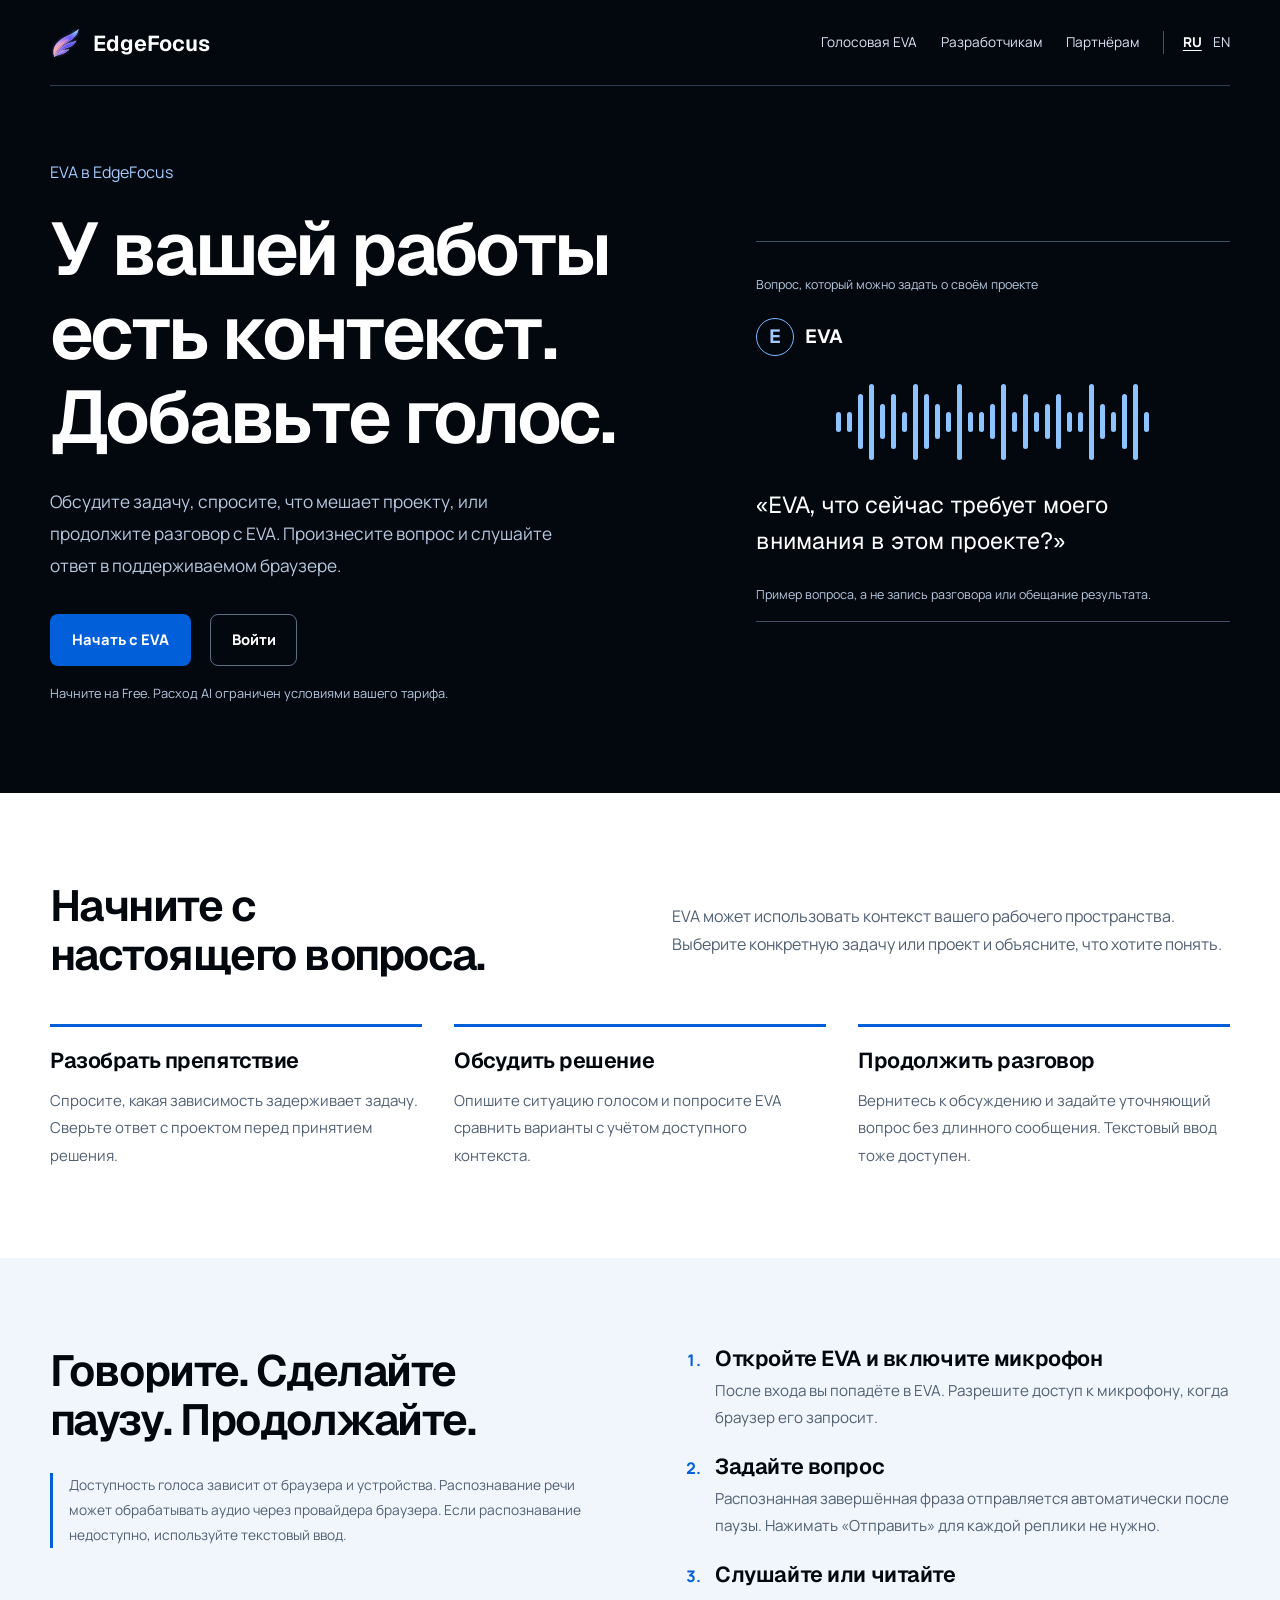
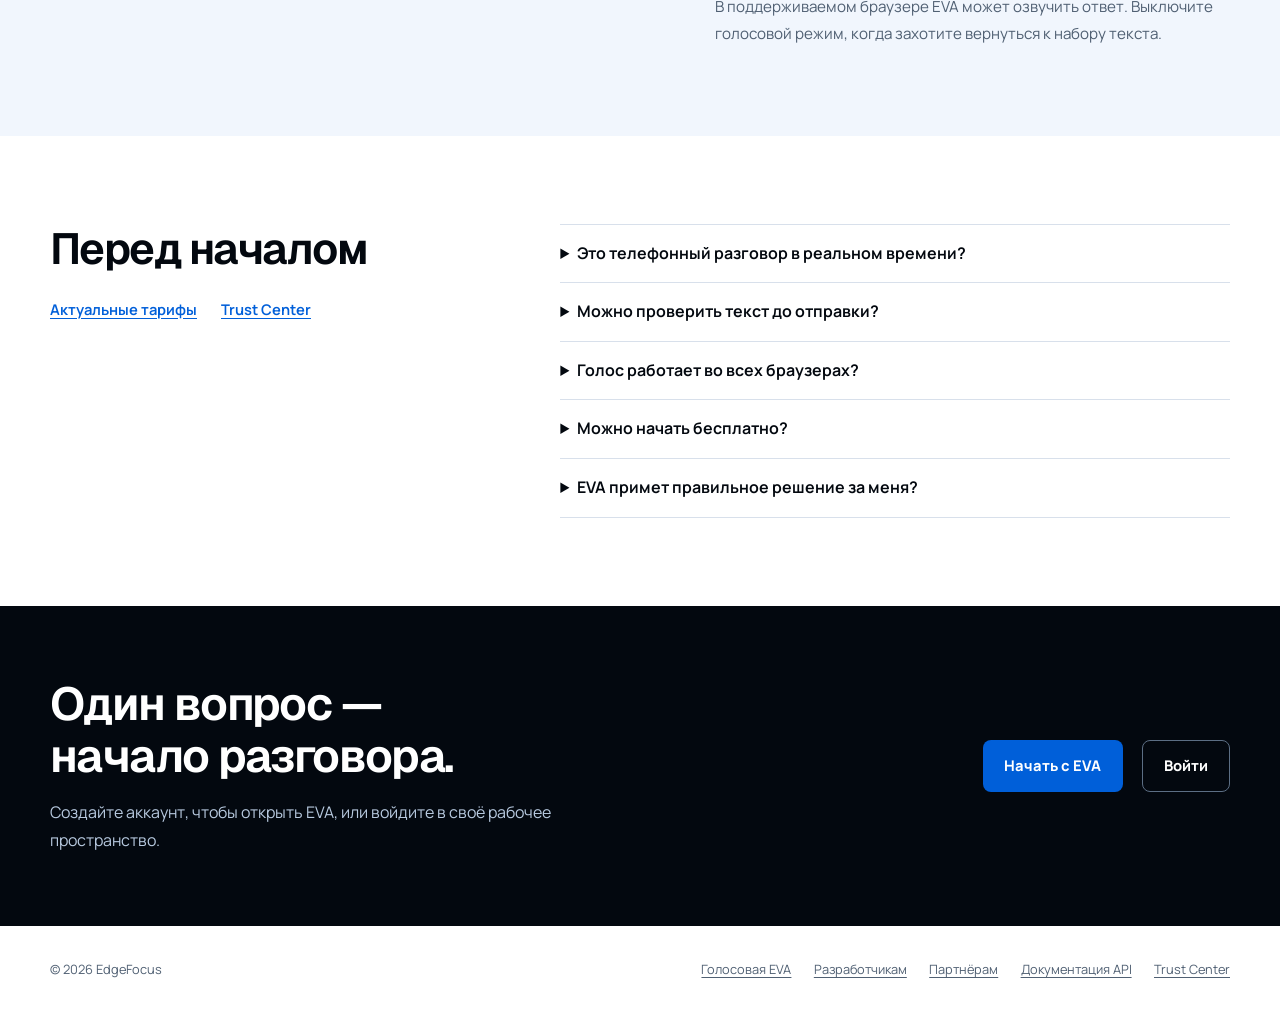
<file: ru/eva/index.html>
<!doctype html>
<html lang="ru" data-product="eva">
<head>
<meta charset="utf-8">
<meta name="viewport" content="width=device-width, initial-scale=1">
<title>Голосовая EVA — обсудите свои задачи | EdgeFocus</title>
<meta name="description" content="Обсуждайте задачи и проекты EdgeFocus с EVA голосом. Вопрос отправляется после паузы, ответы озвучиваются в поддерживаемых браузерах. Начните на Free.">
<meta name="theme-color" content="#03080f">
<link rel="canonical" href="https://landing.edgefocus.ru/ru/eva/">
<link rel="alternate" hreflang="ru" href="https://landing.edgefocus.ru/ru/eva/">
<link rel="alternate" hreflang="en" href="https://landing.edgefocus.ru/en/eva/">
<link rel="alternate" hreflang="x-default" href="https://landing.edgefocus.ru/en/eva/">
<meta property="og:type" content="website">
<meta property="og:title" content="Голосовая EVA — обсудите свои задачи | EdgeFocus">
<meta property="og:description" content="Обсуждайте задачи и проекты EdgeFocus с EVA голосом. Вопрос отправляется после паузы, ответы озвучиваются в поддерживаемых браузерах. Начните на Free.">
<meta property="og:url" content="https://landing.edgefocus.ru/ru/eva/">
<meta property="og:locale" content="ru_RU">
<meta property="og:image" content="https://landing.edgefocus.ru/assets/social.png">
<meta property="og:image:type" content="image/png">
<meta property="og:image:width" content="1200">
<meta property="og:image:height" content="630">
<meta property="og:image:alt" content="EdgeFocus, Aurora Wing. Платформа исполнения для ИИ-агентов. От намерения к измеримому результату.">
<meta name="twitter:card" content="summary_large_image">
<meta name="twitter:image" content="https://landing.edgefocus.ru/assets/social.png">
<link rel="icon" href="/assets/favicon.svg" type="image/svg+xml">
<link rel="icon" href="/assets/icons/favicon-32x32.png" sizes="32x32" type="image/png">
<link rel="icon" href="/assets/icons/favicon-16x16.png" sizes="16x16" type="image/png">
<link rel="alternate icon" href="/favicon.ico" sizes="16x16 32x32 48x48">
<link rel="apple-touch-icon" href="/assets/icons/apple-touch-icon-180x180.png">
<link rel="mask-icon" href="/assets/icons/safari-pinned-tab.svg" color="#6E4CF2">
<meta name="msapplication-TileImage" content="/assets/icons/mstile-150x150.png">
<meta name="msapplication-TileColor" content="#0B0B10">
<link rel="stylesheet" href="/launch.css">
<script src="/analytics.js" defer></script>
<script src="/funnel.js" defer></script>
</head>
<body>
<a class="skip" href="#main">Перейти к содержимому</a>
<header class="masthead"><div class="wrap"><a class="brand" href="/?lang=ru"><img src="/assets/edge-logo.svg" alt="" width="32" height="32"><span>EdgeFocus</span></a><nav class="top-links" aria-label="Полезные ссылки"><a href="/ru/eva/" aria-current="page" data-product-link="eva" data-location="nav">Голосовая EVA</a><a href="/ru/developers/" data-product-link="developer" data-location="nav">Разработчикам</a><a href="/ru/partners/" data-product-link="partner" data-location="nav">Партнёрам</a><div class="languages" aria-label="Язык"><a href="/ru/eva/" lang="ru" hreflang="ru" aria-current="page" data-product-link="eva" data-location="nav" data-product-language="ru">RU</a><a href="/en/eva/" lang="en" hreflang="en" data-product-link="eva" data-location="nav" data-product-language="en">EN</a></div></nav></div></header>
<main id="main">
<section class="hero"><div class="wrap hero-grid"><div><p class="product-label">EVA в EdgeFocus</p><h1>У вашей работы есть контекст. Добавьте голос.</h1><p class="lede">Обсудите задачу, спросите, что мешает проекту, или продолжите разговор с EVA. Произнесите вопрос и слушайте ответ в поддерживаемом браузере.</p><div class="actions"><a class="button primary" href="https://edgefocus.ru/register?intent=eva&amp;utm_source=landing&amp;utm_medium=website&amp;utm_campaign=eva-agenthub-launch-202610&amp;utm_content=ru_eva_hero" data-cta="signup" data-intent="eva" data-location="hero">Начать с EVA</a><a class="button secondary" href="https://edgefocus.ru/login?intent=eva&amp;utm_source=landing&amp;utm_medium=website&amp;utm_campaign=eva-agenthub-launch-202610&amp;utm_content=ru_eva_hero" data-cta="login" data-intent="eva" data-location="hero">Войти</a></div><p class="hero-note">Начните на Free. Расход AI ограничен условиями вашего тарифа.</p></div><figure class="voice-scene"><figcaption class="scene-caption">Вопрос, который можно задать о своём проекте</figcaption><div class="scene-heading"><span class="eva-orb" aria-hidden="true">E</span><span>EVA</span></div><div class="waveform" aria-hidden="true"><i></i><i></i><i></i><i></i><i></i><i></i><i></i><i></i><i></i><i></i><i></i><i></i><i></i><i></i><i></i><i></i><i></i><i></i><i></i><i></i><i></i><i></i><i></i><i></i><i></i><i></i><i></i><i></i><i></i></div><p class="sample-quote">«EVA, что сейчас требует моего внимания в этом проекте?»</p><p class="scene-footer">Пример вопроса, а не запись разговора или обещание результата.</p></figure></div></section>
<section class="section"><div class="wrap"><div class="section-intro"><h2>Начните с настоящего вопроса.</h2><p>EVA может использовать контекст вашего рабочего пространства. Выберите конкретную задачу или проект и объясните, что хотите понять.</p></div><div class="use-cases"><article><h3>Разобрать препятствие</h3><p>Спросите, какая зависимость задерживает задачу. Сверьте ответ с проектом перед принятием решения.</p></article><article><h3>Обсудить решение</h3><p>Опишите ситуацию голосом и попросите EVA сравнить варианты с учётом доступного контекста.</p></article><article><h3>Продолжить разговор</h3><p>Вернитесь к обсуждению и задайте уточняющий вопрос без длинного сообщения. Текстовый ввод тоже доступен.</p></article></div></div></section>
<section class="section pale" id="how-it-works"><div class="wrap steps-layout"><div><h2>Говорите. Сделайте паузу. Продолжайте.</h2><p class="callout">Доступность голоса зависит от браузера и устройства. Распознавание речи может обрабатывать аудио через провайдера браузера. Если распознавание недоступно, используйте текстовый ввод.</p></div><ol class="steps"><li><h3>Откройте EVA и включите микрофон</h3><p>После входа вы попадёте в EVA. Разрешите доступ к микрофону, когда браузер его запросит.</p></li><li><h3>Задайте вопрос</h3><p>Распознанная завершённая фраза отправляется автоматически после паузы. Нажимать «Отправить» для каждой реплики не нужно.</p></li><li><h3>Слушайте или читайте</h3><p>В поддерживаемом браузере EVA может озвучить ответ. Выключите голосовой режим, когда захотите вернуться к набору текста.</p></li></ol></div></section>

<section class="section faq"><div class="wrap faq-grid"><div><h2>Перед началом</h2><div class="text-links"><a href="https://edgefocus.ru/subscribe" data-cta="plans" data-intent="eva" data-location="pricing">Актуальные тарифы</a><a href="https://edgefocus.ru/trust">Trust Center</a></div></div><div><details><summary>Это телефонный разговор в реальном времени?</summary><p>Нет. Голосовой ввод превращает речь в сообщение, отправляет завершённую фразу после паузы и может озвучить ответ ассистента. Телефонный звонок не совершается.</p></details><details><summary>Можно проверить текст до отправки?</summary><p>В голосовом режиме завершённая распознанная фраза отправляется автоматически после паузы. Используйте текстовый ввод, если хотите сначала составить и проверить сообщение.</p></details><details><summary>Голос работает во всех браузерах?</summary><p>Нет. Распознавание речи, разрешения микрофона и озвучивание зависят от браузера и устройства. Если голосовая функция недоступна, используйте текстовый ввод.</p></details><details><summary>Можно начать бесплатно?</summary><p>Да, с аккаунтом EdgeFocus Free. EVA расходует AI-лимиты вашего тарифа; у платных тарифов другие объёмы. Актуальные условия доступны в приложении.</p></details><details><summary>EVA примет правильное решение за меня?</summary><p>EVA помогает разбирать доступный контекст, но ответ может быть неполным или ошибочным. Проверяйте важные сведения и принимайте окончательное решение сами.</p></details></div></div></section>
<section class="final"><div class="wrap"><div><h2>Один вопрос — начало разговора.</h2><p>Создайте аккаунт, чтобы открыть EVA, или войдите в своё рабочее пространство.</p></div><div class="actions"><a class="button primary" href="https://edgefocus.ru/register?intent=eva&amp;utm_source=landing&amp;utm_medium=website&amp;utm_campaign=eva-agenthub-launch-202610&amp;utm_content=ru_eva_footer" data-cta="signup" data-intent="eva" data-location="footer">Начать с EVA</a><a class="button secondary" href="https://edgefocus.ru/login?intent=eva&amp;utm_source=landing&amp;utm_medium=website&amp;utm_campaign=eva-agenthub-launch-202610&amp;utm_content=ru_eva_footer" data-cta="login" data-intent="eva" data-location="footer">Войти</a></div></div></section>
</main>
<footer class="footer"><div class="wrap"><p>© 2026 EdgeFocus</p><nav aria-label="Полезные ссылки"><a href="/ru/eva/" data-product-link="eva" data-location="footer">Голосовая EVA</a><a href="/ru/developers/" data-product-link="developer" data-location="footer">Разработчикам</a><a href="/ru/partners/" data-product-link="partner" data-location="footer">Партнёрам</a><a href="https://edgefocus.ru/api/v1/docs">Документация API</a><a href="https://edgefocus.ru/trust">Trust Center</a></nav></div></footer>
</body>
</html>
</file>
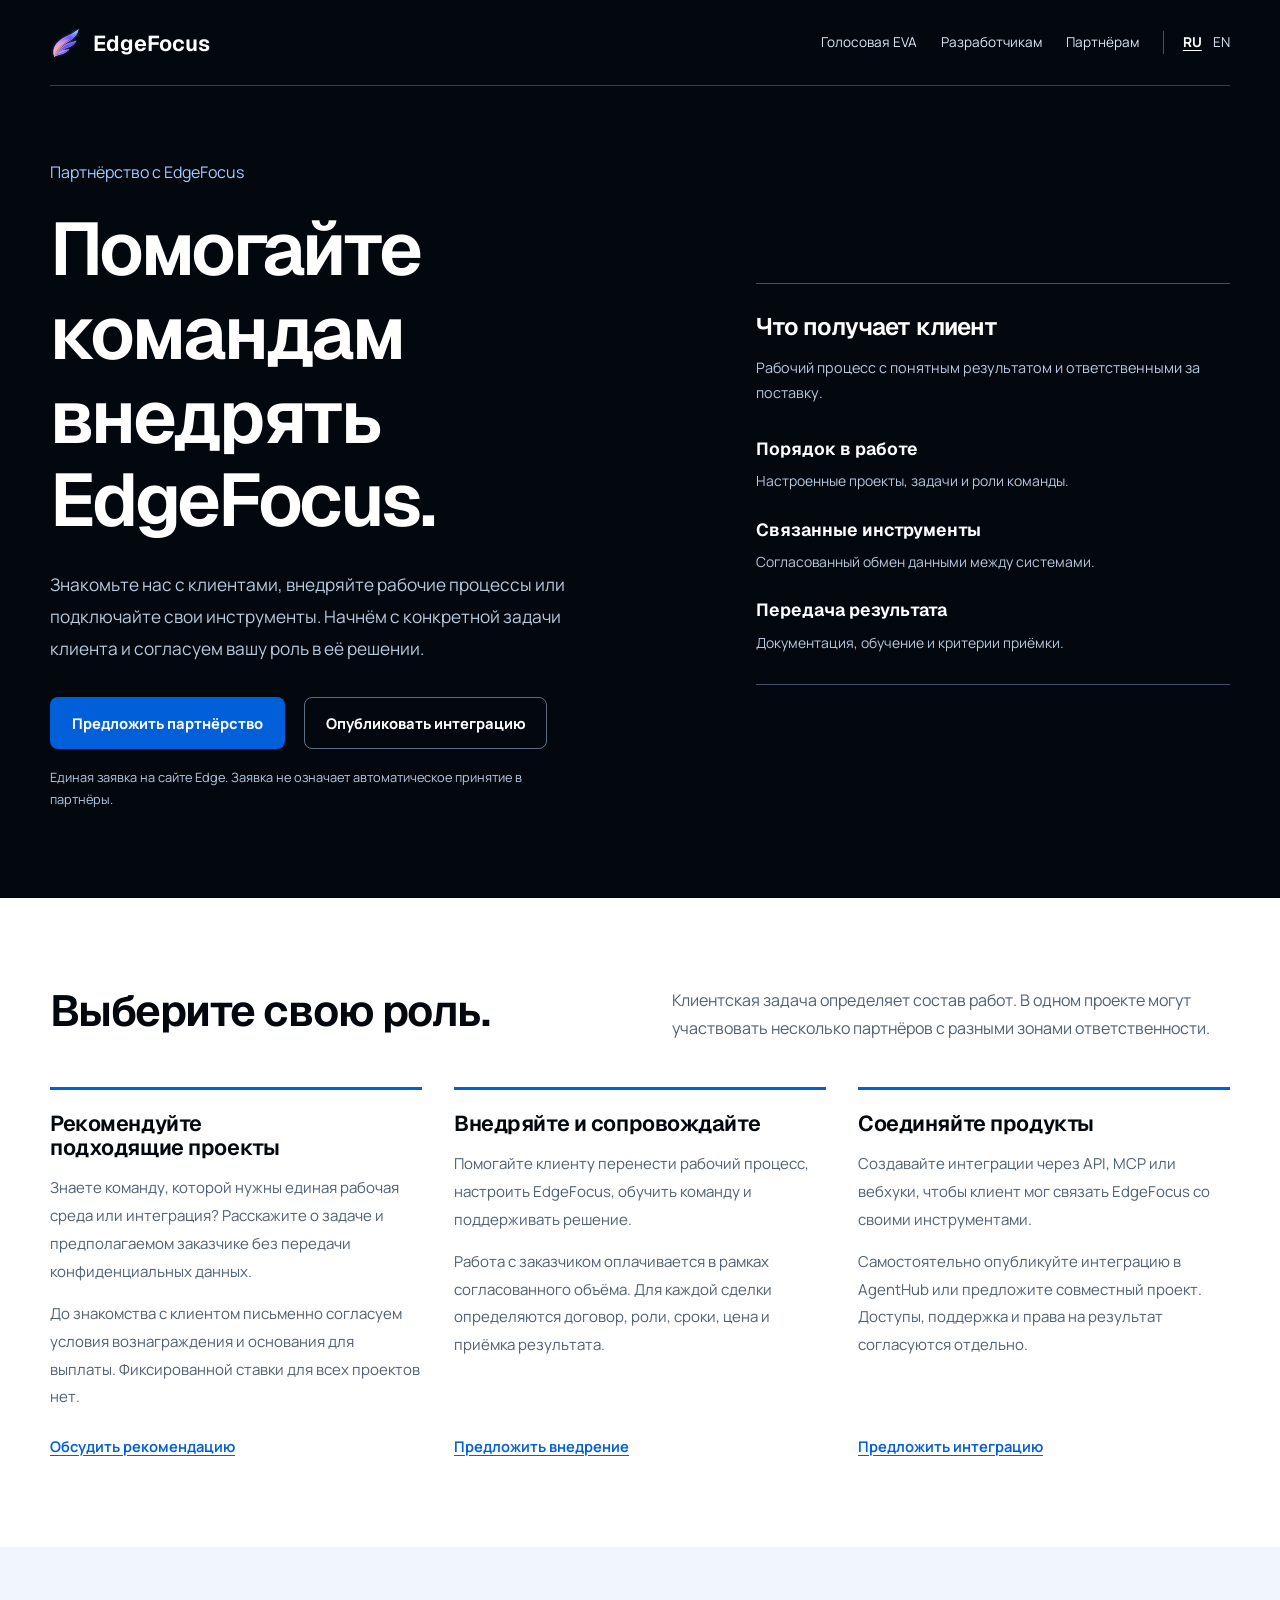
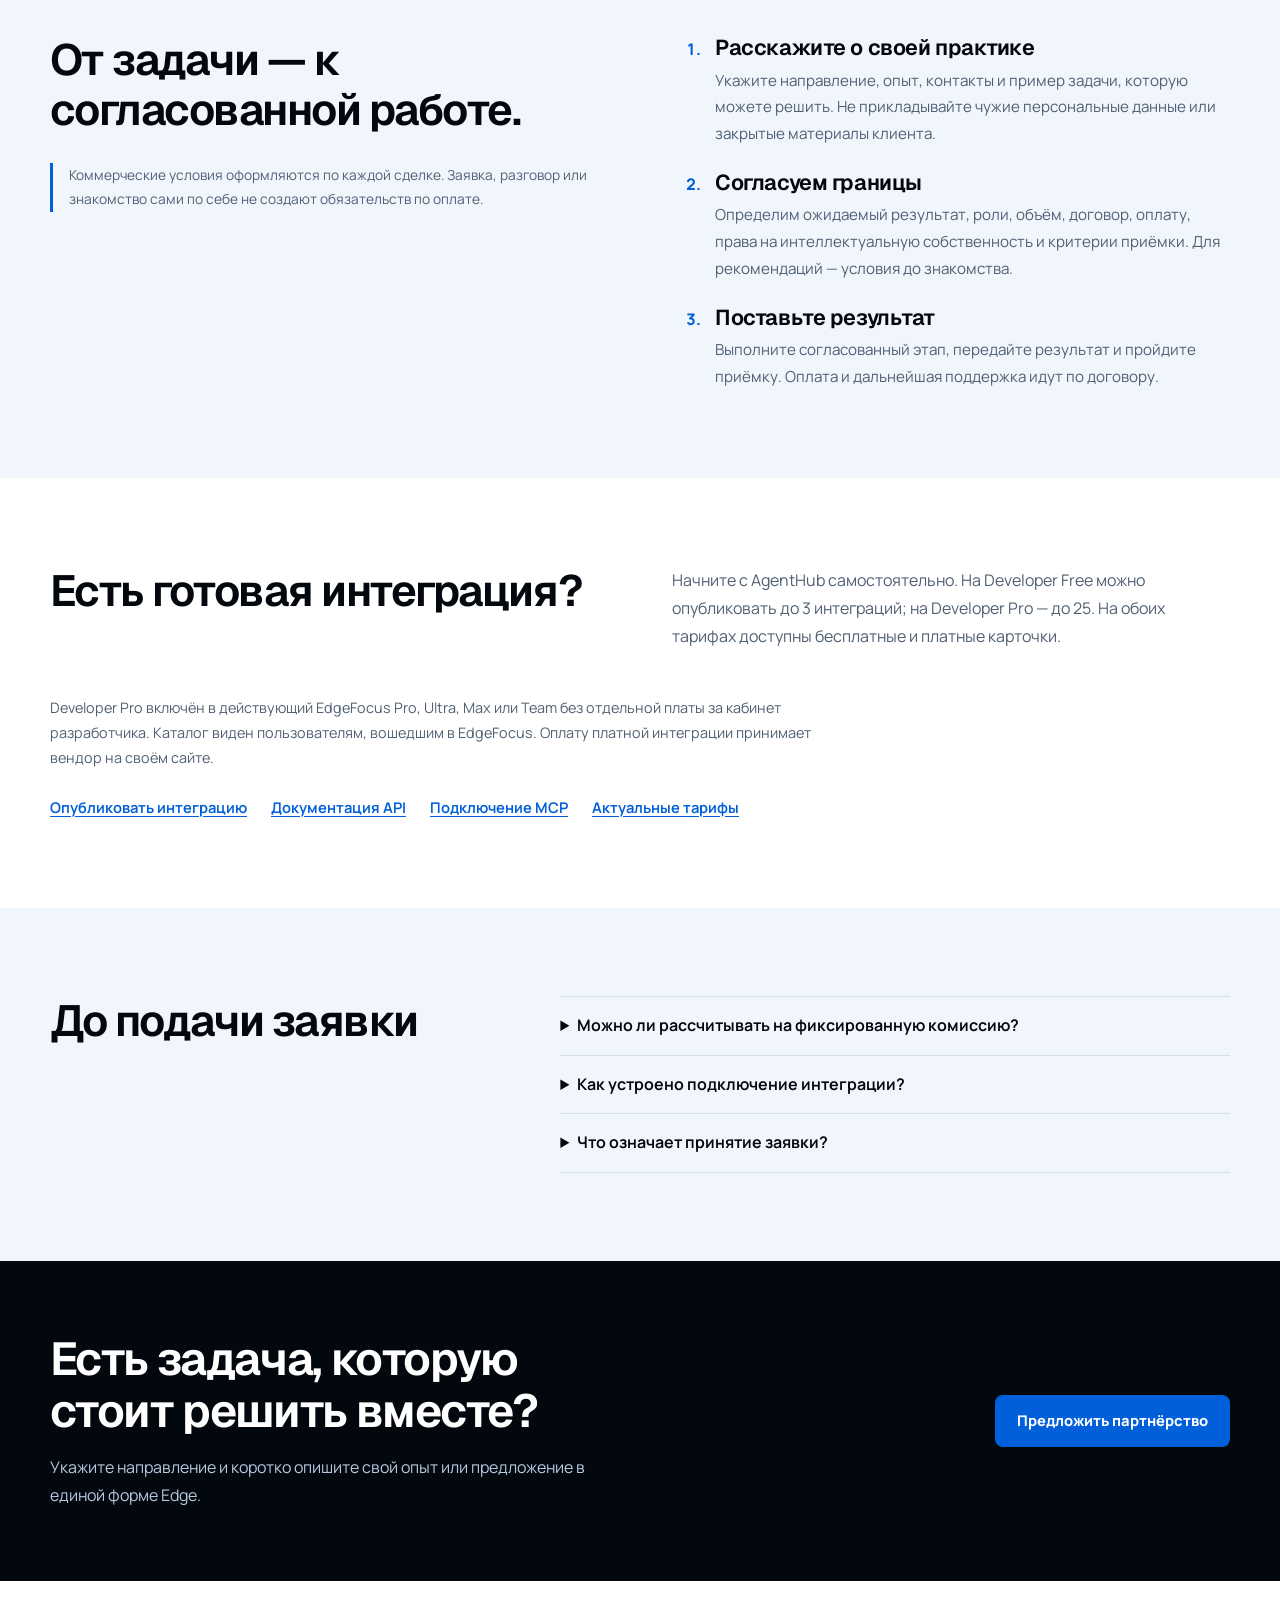
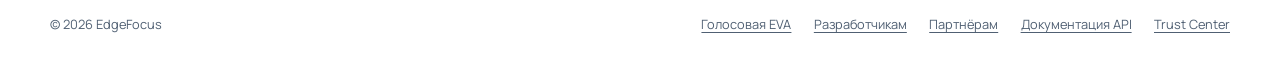
<file: ru/partners/index.html>
<!doctype html>
<html lang="ru" data-product="partner">
<head>
<meta charset="utf-8">
<meta name="viewport" content="width=device-width, initial-scale=1">
<title>Партнёрство с EdgeFocus — рекомендации, внедрение, интеграции</title>
<meta name="description" content="Помогайте клиентам внедрять EdgeFocus, предлагайте подходящие проекты или создавайте интеграции. Условия, объём работ и вознаграждение согласуются для каждой сделки.">
<meta name="theme-color" content="#03080f">
<link rel="canonical" href="https://landing.edgefocus.ru/ru/partners/">
<link rel="alternate" hreflang="ru" href="https://landing.edgefocus.ru/ru/partners/">
<link rel="alternate" hreflang="en" href="https://landing.edgefocus.ru/en/partners/">
<link rel="alternate" hreflang="x-default" href="https://landing.edgefocus.ru/en/partners/">
<meta property="og:type" content="website">
<meta property="og:title" content="Партнёрство с EdgeFocus — рекомендации, внедрение, интеграции">
<meta property="og:description" content="Помогайте клиентам внедрять EdgeFocus, предлагайте подходящие проекты или создавайте интеграции. Условия, объём работ и вознаграждение согласуются для каждой сделки.">
<meta property="og:url" content="https://landing.edgefocus.ru/ru/partners/">
<meta property="og:locale" content="ru_RU">
<meta property="og:image" content="https://landing.edgefocus.ru/assets/social.png">
<meta property="og:image:type" content="image/png">
<meta property="og:image:width" content="1200">
<meta property="og:image:height" content="630">
<meta property="og:image:alt" content="EdgeFocus, Aurora Wing. Платформа исполнения для ИИ-агентов. От намерения к измеримому результату.">
<meta name="twitter:card" content="summary_large_image">
<meta name="twitter:image" content="https://landing.edgefocus.ru/assets/social.png">
<link rel="icon" href="/assets/favicon.svg" type="image/svg+xml">
<link rel="icon" href="/assets/icons/favicon-32x32.png" sizes="32x32" type="image/png">
<link rel="icon" href="/assets/icons/favicon-16x16.png" sizes="16x16" type="image/png">
<link rel="alternate icon" href="/favicon.ico" sizes="16x16 32x32 48x48">
<link rel="apple-touch-icon" href="/assets/icons/apple-touch-icon-180x180.png">
<link rel="mask-icon" href="/assets/icons/safari-pinned-tab.svg" color="#6E4CF2">
<meta name="msapplication-TileImage" content="/assets/icons/mstile-150x150.png">
<meta name="msapplication-TileColor" content="#0B0B10">
<link rel="stylesheet" href="/launch.css">
<link rel="stylesheet" href="/partners.css">
<script src="/analytics.js" defer></script>
<script src="/funnel.js" defer></script>
</head>
<body>
<a class="skip" href="#main">Перейти к содержимому</a>
<header class="masthead"><div class="wrap">
  <a class="brand" href="/?lang=ru"><img src="/assets/edge-logo.svg" alt="" width="32" height="32"><span>EdgeFocus</span></a>
  <nav class="top-links" aria-label="Полезные ссылки">
    <a href="/ru/eva/" data-product-link="eva" data-location="nav">Голосовая EVA</a>
    <a href="/ru/developers/" data-product-link="developer" data-location="nav">Разработчикам</a>
    <a href="/ru/partners/" aria-current="page" data-product-link="partner" data-location="nav">Партнёрам</a>
    <div class="languages" aria-label="Язык">
      <a href="/ru/partners/" lang="ru" hreflang="ru" aria-current="page" data-product-link="partner" data-product-language="ru" data-location="nav">RU</a>
      <a href="/en/partners/" lang="en" hreflang="en" data-product-link="partner" data-product-language="en" data-location="nav">EN</a>
    </div>
  </nav>
</div></header>
<main id="main">
<section class="hero partner-hero"><div class="wrap hero-grid">
  <div>
    <p class="product-label">Партнёрство с EdgeFocus</p>
    <h1>Помогайте командам внедрять EdgeFocus.</h1>
    <p class="lede">Знакомьте нас с клиентами, внедряйте рабочие процессы или подключайте свои инструменты. Начнём с конкретной задачи клиента и согласуем вашу роль в её решении.</p>
    <div class="actions">
      <a class="button primary" href="https://edgeivaikin.com/ru/partners/?utm_source=edgefocus&amp;utm_medium=website&amp;utm_campaign=edge-partners-202610#apply" data-cta="partner-apply" data-location="hero">Предложить партнёрство</a>
      <a class="button secondary" href="/ru/developers/" data-product-link="developer" data-location="hero">Опубликовать интеграцию</a>
    </div>
    <p class="hero-note">Единая заявка на сайте Edge. Заявка не означает автоматическое принятие в партнёры.</p>
  </div>
  <aside class="partner-outcomes" aria-labelledby="outcomes-title">
    <h2 id="outcomes-title">Что получает клиент</h2>
    <p>Рабочий процесс с понятным результатом и ответственными за поставку.</p>
    <dl><div><dt>Порядок в работе</dt><dd>Настроенные проекты, задачи и роли команды.</dd></div><div><dt>Связанные инструменты</dt><dd>Согласованный обмен данными между системами.</dd></div><div><dt>Передача результата</dt><dd>Документация, обучение и критерии приёмки.</dd></div></dl>
  </aside>
</div></section>
<section class="section" id="tracks"><div class="wrap">
  <div class="section-intro"><h2>Выберите свою роль.</h2><p>Клиентская задача определяет состав работ. В одном проекте могут участвовать несколько партнёров с разными зонами ответственности.</p></div>
  <div class="use-cases partner-tracks">
    <article id="referral"><h3>Рекомендуйте подходящие проекты</h3><p>Знаете команду, которой нужны единая рабочая среда или интеграция? Расскажите о задаче и предполагаемом заказчике без передачи конфиденциальных данных.</p><p>До знакомства с клиентом письменно согласуем условия вознаграждения и основания для выплаты. Фиксированной ставки для всех проектов нет.</p><div class="text-links"><a href="https://edgeivaikin.com/ru/partners/?track=referral&amp;utm_source=edgefocus&amp;utm_medium=website&amp;utm_campaign=edge-partners-202610#apply" data-cta="partner-apply" data-location="page" data-partner-track="referral">Обсудить рекомендацию</a></div></article>
    <article id="delivery"><h3>Внедряйте и сопровождайте</h3><p>Помогайте клиенту перенести рабочий процесс, настроить EdgeFocus, обучить команду и поддерживать решение.</p><p>Работа с заказчиком оплачивается в рамках согласованного объёма. Для каждой сделки определяются договор, роли, сроки, цена и приёмка результата.</p><div class="text-links"><a href="https://edgeivaikin.com/ru/partners/?track=delivery&amp;utm_source=edgefocus&amp;utm_medium=website&amp;utm_campaign=edge-partners-202610#apply" data-cta="partner-apply" data-location="page" data-partner-track="delivery">Предложить внедрение</a></div></article>
    <article id="technology"><h3>Соединяйте продукты</h3><p>Создавайте интеграции через API, MCP или вебхуки, чтобы клиент мог связать EdgeFocus со своими инструментами.</p><p>Самостоятельно опубликуйте интеграцию в AgentHub или предложите совместный проект. Доступы, поддержка и права на результат согласуются отдельно.</p><div class="text-links"><a href="https://edgeivaikin.com/ru/partners/?track=technology&amp;utm_source=edgefocus&amp;utm_medium=website&amp;utm_campaign=edge-partners-202610#apply" data-cta="partner-apply" data-location="page" data-partner-track="technology">Предложить интеграцию</a></div></article>
  </div>
</div></section>
<section class="section pale"><div class="wrap steps-layout">
  <div><h2>От задачи — к согласованной работе.</h2><p class="callout">Коммерческие условия оформляются по каждой сделке. Заявка, разговор или знакомство сами по себе не создают обязательств по оплате.</p></div>
  <ol class="steps"><li><h3>Расскажите о своей практике</h3><p>Укажите направление, опыт, контакты и пример задачи, которую можете решить. Не прикладывайте чужие персональные данные или закрытые материалы клиента.</p></li><li><h3>Согласуем границы</h3><p>Определим ожидаемый результат, роли, объём, договор, оплату, права на интеллектуальную собственность и критерии приёмки. Для рекомендаций — условия до знакомства.</p></li><li><h3>Поставьте результат</h3><p>Выполните согласованный этап, передайте результат и пройдите приёмку. Оплата и дальнейшая поддержка идут по договору.</p></li></ol>
</div></section>
<section class="section"><div class="wrap">
  <div class="section-intro"><h2>Есть готовая интеграция?</h2><p>Начните с AgentHub самостоятельно. На Developer Free можно опубликовать до 3 интеграций; на Developer Pro — до 25. На обоих тарифах доступны бесплатные и платные карточки.</p></div>
  <p class="plan-note">Developer Pro включён в действующий EdgeFocus Pro, Ultra, Max или Team без отдельной платы за кабинет разработчика. Каталог виден пользователям, вошедшим в EdgeFocus. Оплату платной интеграции принимает вендор на своём сайте.</p>
  <div class="text-links">
    <a href="/ru/developers/" data-product-link="developer" data-location="page">Опубликовать интеграцию</a>
    <a href="https://edgefocus.ru/api/v1/docs">Документация API</a>
    <a href="https://edgefocus.ru/agents">Подключение MCP</a>
    <a href="https://edgefocus.ru/subscribe" data-cta="plans" data-location="pricing">Актуальные тарифы</a>
  </div>
</div></section>
<section class="section pale faq"><div class="wrap faq-grid">
  <div><h2>До подачи заявки</h2></div>
  <div><details><summary>Можно ли рассчитывать на фиксированную комиссию?</summary><p>Условия вознаграждения за рекомендацию согласуются письменно до знакомства с клиентом. Размер, основание и срок выплаты зависят от конкретной сделки. Общая фиксированная комиссия не заявлена.</p></details><details><summary>Как устроено подключение интеграции?</summary><p>Публикация карточки не устанавливает интеграцию и не предоставляет доступ к данным. Клиент отдельно выдаёт необходимые разрешения. Вендор отвечает за свою услугу, оплату и поддержку; EdgeFocus не обрабатывает платежи за интеграции.</p></details><details><summary>Что означает принятие заявки?</summary><p>Полученная заявка — начало рассмотрения. Статус партнёра, использование бренда, роли и коммерческие условия требуют отдельного согласования. Публикация в AgentHub не является сертификацией и не гарантирует покупателей.</p></details></div>
</div></section>
<section class="final"><div class="wrap">
  <div><h2>Есть задача, которую стоит решить вместе?</h2><p>Укажите направление и коротко опишите свой опыт или предложение в единой форме Edge.</p></div>
  <div class="actions"><a class="button primary" href="https://edgeivaikin.com/ru/partners/?utm_source=edgefocus&amp;utm_medium=website&amp;utm_campaign=edge-partners-202610#apply" data-cta="partner-apply" data-location="footer">Предложить партнёрство</a></div>
</div></section>
</main>
<footer class="footer"><div class="wrap"><p>© 2026 EdgeFocus</p><nav aria-label="Полезные ссылки">
  <a href="/ru/eva/" data-product-link="eva" data-location="footer">Голосовая EVA</a>
  <a href="/ru/developers/" data-product-link="developer" data-location="footer">Разработчикам</a>
  <a href="/ru/partners/" data-product-link="partner" data-location="footer">Партнёрам</a>
  <a href="https://edgefocus.ru/api/v1/docs">Документация API</a>
  <a href="https://edgefocus.ru/trust">Trust Center</a>
</nav></div></footer>
</body>
</html>
</file>
<file: locale-fonts.css>
@font-face {
  font-family: 'Noto Sans SC';
  font-style: normal;
  font-display: swap;
  font-weight: 100 900;
  src: url(assets/fonts/noto-sans-sc-108-wght-normal.woff2) format('woff2-variations');
  unicode-range: U+24,U+4e08,U+4e43,U+4e4f,U+4ef0,U+4f2a,U+507f,U+50ac,U+50bb,U+5151,U+51bb,U+51f6,U+51fd,U+5272,U+52fe,U+5362,U+53c9,U+53d4,U+53e0,U+543b,U+54f2,U+5507,U+5524,U+558a,U+55b5,U+561b,U+56ca,U+5782,U+57c3,U+5893,U+5915,U+5949,U+5962,U+59ae,U+59dc,U+59fb,U+5bd3,U+5c38,U+5cb3,U+5d07,U+5d29,U+5de1,U+5dfe,U+5e15,U+5eca,U+5f2f,U+5f7c,U+5fcc,U+6021,U+609f,U+60f9,U+6108,U+6148,U+6155,U+6170,U+61d2,U+6251,U+629b,U+62ab,U+62e8,U+62f3,U+6321,U+6350,U+6566,U+659c,U+65e8,U+6635,U+6655,U+6670,U+66f9,U+6734,U+679d,U+6851,U+6905,U+6b49,U+6b96,U+6c1b,U+6c41,U+6c6a,U+6c83,U+6cf3,U+6d9b,U+6dcb,U+6e1d,U+6e20-6e21,U+6eaa,U+6ee4,U+6ee9,U+6f58,U+70e4,U+722c,U+7262,U+7267,U+72b9,U+72e0,U+72ee,U+72f1,U+7334,U+73ab,U+7433,U+7470,U+758f,U+75d5,U+764c,U+7686,U+76c6,U+76fe,U+7720,U+77e2,U+7802,U+7816,U+788d,U+7891,U+7a00,U+7a9d,U+7b52,U+7bad,U+7c98,U+7cca,U+7eba,U+7eea,U+7ef5,U+7f1d,U+7f69,U+806a,U+809a,U+80bf,U+80c3,U+81c0,U+820c,U+82ac,U+82af,U+82cd,U+82d7,U+838e,U+839e,U+8404,U+84b8,U+852c,U+8587,U+8650,U+8679,U+86c7,U+8702,U+87ba,U+886b-886c,U+8870,U+8c10,U+8c23,U+8c6b,U+8d3e,U+8d4b-8d4c,U+8d64,U+8d6b,U+8d74,U+8e29,U+8f69,U+8f74,U+8fb0,U+8fdf,U+901b,U+9038,U+9093,U+9171,U+9489,U+94ae,U+94c3,U+9508,U+9510,U+9601,U+9614,U+964c,U+9675,U+971c,U+97f5,U+9888,U+98d8,U+9971,U+9aa4,U+9e3f,U+9e45,U+9e4f,U+9e70,U+9f7f,U+e715;
}
@font-face {
  font-family: 'Noto Sans SC';
  font-style: normal;
  font-display: swap;
  font-weight: 100 900;
  src: url(assets/fonts/noto-sans-sc-109-wght-normal.woff2) format('woff2-variations');
  unicode-range: U+a5,U+2192,U+2605,U+4e11,U+4e22,U+4e32,U+4f0d,U+4f0f,U+4f69,U+4ff1,U+50b2,U+5154,U+51dd,U+51f0,U+5211,U+5269,U+533f,U+5366-5367,U+5389,U+5413,U+5440,U+5446,U+5561,U+574a,U+5751,U+57ab,U+5806,U+5821,U+582a,U+58f3,U+5938,U+5948,U+5978,U+59d1,U+5a03,U+5a07,U+5ac1,U+5acc,U+5ae9,U+5bb4,U+5bc4,U+5c3f,U+5e3d,U+5e7d,U+5f92,U+5faa,U+5fe0,U+5ffd,U+6016,U+60a0,U+60dc,U+60e8,U+614e,U+6212,U+6284,U+62c6,U+62d3-62d4,U+63f4,U+642c,U+6478,U+6491-6492,U+64e6,U+6591,U+65a4,U+664b,U+6735,U+6746,U+67f1,U+67f3,U+6842,U+68af,U+68c9,U+68cb,U+6a31,U+6b3a,U+6bc1,U+6c0f,U+6c27,U+6c57,U+6cc4,U+6ce5,U+6d2a,U+6d66,U+6d69,U+6daf,U+6e58,U+6ecb,U+6ef4,U+707e,U+7092,U+70ab,U+71d5,U+7275,U+7384,U+73b2,U+7434,U+74e6,U+74f7,U+75bc,U+76c8,U+76d0,U+7709,U+77ac,U+7855,U+78a7,U+78c1,U+7a77,U+7b79,U+7c92,U+7cae,U+7cd5,U+7ea4,U+7eb5,U+7ebd,U+7f5a,U+7fd4,U+7ffc,U+8083,U+8096,U+80a0,U+80d6,U+80de,U+8102,U+8109,U+810f,U+8179,U+8292,U+82b3,U+8352,U+8361,U+83cc,U+841d,U+8461,U+8482,U+8521,U+857e,U+85aa,U+866b,U+8776,U+8896,U+889c,U+88f8,U+8a9e,U+8bc8,U+8bf8,U+8c0b,U+8c28,U+8d2b,U+8d2f,U+8d37,U+8d3a,U+8d54,U+8dc3,U+8dcc,U+8df5,U+8e0f,U+8e48,U+8f86,U+8f88,U+8f9e,U+8fc1,U+8fc8,U+8feb,U+9065,U+90a6,U+90aa,U+90bb,U+90c1,U+94dc,U+9521,U+9676,U+96d5,U+970d,U+9897,U+997c,U+9a70,U+9a76,U+9a9a,U+9ad4,U+9e23,U+9e7f,U+9f3b,U+e675,U+e6b9,U+ffe5;
}
@font-face {
  font-family: 'Noto Sans SC';
  font-style: normal;
  font-display: swap;
  font-weight: 100 900;
  src: url(assets/fonts/noto-sans-sc-110-wght-normal.woff2) format('woff2-variations');
  unicode-range: U+300c-300d,U+4e54,U+4e58,U+4e95,U+4ec1,U+4f2f,U+4f38,U+4fa3,U+4fca,U+503e,U+5141,U+5144,U+517c,U+51cc,U+51ed,U+5242,U+52b2,U+52d2,U+52e4,U+540a,U+5439,U+5448,U+5496,U+54ed,U+5565,U+5761,U+5766,U+58ee,U+593a,U+594b,U+594f,U+5954,U+5996,U+59c6,U+59ff,U+5b64,U+5bff,U+5c18,U+5c1d,U+5c97,U+5ca9,U+5cb8,U+5e9f,U+5ec9,U+5f04,U+5f7b,U+5fa1,U+5fcd,U+6012,U+60a6,U+60ac,U+60b2,U+60ef,U+626e,U+6270,U+6276,U+62d6,U+62dc,U+6316,U+632f,U+633a,U+6355,U+63aa,U+6447,U+649e,U+64c5,U+654c,U+65c1,U+65cb,U+65e6,U+6606,U+6731,U+675c,U+67cf,U+67dc,U+6846,U+6b8b,U+6beb,U+6c61,U+6c88,U+6cbf,U+6cdb,U+6cea,U+6d45,U+6d53,U+6d74,U+6d82,U+6da8,U+6db5,U+6deb,U+6eda,U+6ee8,U+6f0f,U+706d,U+708e,U+70ae,U+70bc,U+70c2,U+70e6,U+7237-7238,U+72fc,U+730e,U+731b,U+739b,U+73bb,U+7483,U+74dc,U+74f6,U+7586,U+7626,U+775b,U+77ff,U+788e,U+78b0,U+7956,U+7965,U+79e6,U+7af9,U+7bee,U+7c97,U+7eb1,U+7eb7,U+7ed1,U+7ed5,U+7f6a,U+7f72,U+7fbd,U+8017,U+808c,U+80a9,U+80c6,U+80ce,U+8150,U+8170,U+819c,U+820d,U+8230,U+8239,U+827e,U+8377,U+8389,U+83b2,U+8428,U+8463,U+867e,U+88c2,U+88d9,U+8986,U+8bca,U+8bde,U+8c13,U+8c8c,U+8d21,U+8d24,U+8d56,U+8d60,U+8d8b,U+8db4,U+8e2a,U+8f68,U+8f89,U+8f9b,U+8fa8,U+8fbd,U+9003,U+90ce,U+90ed,U+9189,U+94bb,U+9505,U+95f9,U+963b,U+9655,U+966a,U+9677,U+96fe,U+9896,U+99a8,U+9a71,U+9a82,U+9a91,U+9b45,U+9ece,U+9f20,U+feff,U+ff0d;
}
@font-face {
  font-family: 'Noto Sans SC';
  font-style: normal;
  font-display: swap;
  font-weight: 100 900;
  src: url(assets/fonts/noto-sans-sc-111-wght-normal.woff2) format('woff2-variations');
  unicode-range: U+4e4c,U+4e88,U+4ea1,U+4ea6,U+4ed3-4ed4,U+4eff,U+4f30,U+4fa7,U+4fc4,U+4fd7,U+500d,U+504f,U+5076-5077,U+517d,U+5192,U+51c9,U+51ef,U+5238,U+5251,U+526a,U+52c7,U+52df,U+52ff,U+53a6,U+53a8,U+53ec,U+5410,U+559d,U+55b7,U+5634,U+573e,U+5783,U+585e,U+586b,U+58a8,U+5999,U+59d3,U+5a1c,U+5a46,U+5b54-5b55,U+5b85,U+5b8b,U+5b8f,U+5bbf,U+5bd2,U+5c16,U+5c24,U+5e05,U+5e45,U+5e7c,U+5e84,U+5f03,U+5f1f,U+5f31,U+5f84,U+5f90,U+5fbd,U+5fc6,U+5fd9,U+5fe7,U+6052,U+6062,U+6089,U+60a3,U+60d1,U+6167,U+622a,U+6234,U+624e,U+6269,U+626c,U+62b5,U+62d2,U+6325,U+63e1,U+643a,U+6446,U+6562,U+656c,U+65e2,U+65fa,U+660c,U+6628,U+6652,U+6668,U+6676,U+66fc,U+66ff,U+6717,U+676d,U+67aa,U+67d4,U+6843,U+6881,U+68d2,U+695a,U+69fd,U+6a2a,U+6b8a,U+6c60,U+6c64,U+6c9f,U+6caa,U+6cc9,U+6ce1,U+6cfd,U+6d1b,U+6d1e,U+6d6e,U+6de1,U+6e10,U+6e7f,U+6f5c,U+704c,U+7070,U+7089,U+70b8,U+718a,U+71c3,U+723d,U+732a,U+73cd,U+7518,U+756a,U+75af,U+75be,U+75c7,U+76d2,U+76d7,U+7763,U+78e8,U+795d,U+79df,U+7c4d,U+7d2f,U+7ee9,U+7f13,U+7f8a,U+8000,U+8010,U+80af,U+80f6,U+80f8,U+8212,U+8273,U+82f9,U+83ab,U+83b1,U+83f2,U+8584,U+871c,U+8861,U+888b,U+88c1,U+88e4,U+8bd1,U+8bf1,U+8c31,U+8d5a,U+8d75-8d76,U+8de8,U+8f85,U+8fa3,U+8fc5,U+9006,U+903c,U+904d,U+9075,U+9178,U+9274,U+950b,U+9526,U+95ea,U+9636,U+9686,U+978b,U+987f,U+9a7e,U+9b42,U+9e1f,U+9ea6,U+9f13,U+9f84,U+ff5e;
}
@font-face {
  font-family: 'Noto Sans SC';
  font-style: normal;
  font-display: swap;
  font-weight: 100 900;
  src: url(assets/fonts/noto-sans-sc-112-wght-normal.woff2) format('woff2-variations');
  unicode-range: U+23,U+3d,U+4e01,U+4e39,U+4e73,U+4ecd,U+4ed9,U+4eea,U+4f0a,U+4f1f,U+4f5b,U+4fa0,U+4fc3,U+501f,U+50a8,U+515a,U+5175,U+51a0,U+51c0,U+51e1,U+51e4,U+5200,U+520a,U+5224,U+523a,U+52aa,U+52b1,U+52b3,U+5348,U+5353,U+5360,U+5371,U+5377,U+539a,U+541b,U+5434,U+547c,U+54e6,U+5510,U+5531,U+5609,U+56f0,U+56fa,U+5733,U+574f,U+5851,U+5854,U+5899,U+58c1,U+592e,U+5939,U+5976,U+5986,U+59bb,U+5a18,U+5a74,U+5b59,U+5b87,U+5b97,U+5ba0,U+5bab,U+5bbd-5bbe,U+5bf8,U+5c0a,U+5c3a,U+5c4a,U+5e16,U+5e1d,U+5e2d,U+5e8a,U+6015,U+602a,U+6050,U+6069,U+6162,U+61c2,U+6293,U+6297,U+62b1,U+62bd,U+62df,U+62fc,U+6302,U+635f,U+638c,U+63ed,U+6458,U+6469,U+6563,U+6620,U+6653,U+6696-6697,U+66dd,U+675f,U+676f-6770,U+67d0,U+67d3,U+684c,U+6865,U+6885,U+68b0,U+68ee,U+690d,U+6b23,U+6b32,U+6bd5,U+6c89,U+6d01,U+6d25,U+6d89,U+6da6,U+6db2,U+6df7,U+6ed1,U+6f02,U+70c8,U+70df,U+70e7,U+7126,U+7236,U+7259,U+731c,U+745e,U+74e3,U+751a,U+751c,U+7532,U+7545,U+75db,U+7761,U+7a0d,U+7b51,U+7ca4,U+7cd6,U+7d2b,U+7ea0,U+7eb9,U+7ed8,U+7f18,U+7f29,U+8033,U+804a,U+80a4-80a5,U+80e1,U+817f,U+829d,U+82e6,U+8336,U+840c,U+8499,U+864e,U+8651,U+865a,U+88ad,U+89e6,U+8bd7,U+8bfa,U+8c37,U+8d25,U+8d38,U+8ddd,U+8fea,U+9010,U+9012,U+906d,U+907f-9080,U+90d1,U+9177,U+91ca,U+94fa,U+9501,U+9634-9635,U+9694,U+9707,U+9738,U+9769,U+9a7b,U+9a97,U+9aa8,U+9b3c,U+9c81,U+9ed8;
}
@font-face {
  font-family: 'Noto Sans SC';
  font-style: normal;
  font-display: swap;
  font-weight: 100 900;
  src: url(assets/fonts/noto-sans-sc-113-wght-normal.woff2) format('woff2-variations');
  unicode-range: U+26,U+3c,U+d7,U+4e4e,U+4e61,U+4e71,U+4ebf,U+4f26,U+5012,U+51ac,U+51b0,U+51b2,U+51b7,U+5218,U+521a,U+5220,U+5237,U+523b,U+526f,U+5385,U+53bf,U+53e5,U+53eb,U+53f3,U+53f6,U+5409,U+5438,U+54c8,U+54e5,U+552f,U+5584,U+5706,U+5723,U+5750,U+575a,U+5987-5988,U+59b9,U+59d0,U+59d4,U+5b88,U+5b9c,U+5bdf,U+5bfb,U+5c01,U+5c04,U+5c3e,U+5c4b,U+5c4f,U+5c9b,U+5cf0,U+5ddd,U+5de6,U+5de8,U+5e01,U+5e78,U+5e7b,U+5e9c,U+5ead,U+5ef6,U+5f39,U+5fd8,U+6000,U+6025,U+604b,U+6076,U+613f,U+6258,U+6263,U+6267,U+6298,U+62a2,U+62e5,U+62ec,U+6311,U+6377,U+6388-6389,U+63a2,U+63d2,U+641e,U+642d,U+654f,U+6551,U+6597,U+65cf,U+65d7,U+65e7,U+6682,U+66f2,U+671d,U+672b,U+6740,U+6751,U+6768,U+6811,U+6863,U+6982,U+6bd2,U+6cf0,U+6d0b,U+6d17,U+6d59,U+6dd8,U+6dfb,U+6e7e,U+6f6e,U+6fb3,U+706f,U+719f,U+72af,U+72d0,U+72d7,U+732b,U+732e,U+7389,U+73e0,U+7530,U+7687,U+76d6,U+76db,U+7840,U+786c,U+79cb,U+79d2,U+7a0e,U+7a33,U+7a3f,U+7a97,U+7ade-7adf,U+7b26,U+7e41,U+7ec3,U+7f3a,U+8089,U+80dc,U+811a,U+8131,U+8138,U+821e,U+8349,U+83dc,U+8457,U+867d,U+86cb,U+8a89,U+8ba8,U+8bad,U+8bef,U+8bfe,U+8c6a,U+8d1d,U+8d4f,U+8d62,U+8dd1,U+8df3,U+8f6e,U+8ff9,U+900f,U+9014,U+9057,U+9192,U+91ce,U+9488,U+94a2,U+9547,U+955c,U+95f2,U+9644,U+964d,U+96c4-96c5,U+96e8,U+96f6-96f7,U+9732,U+9759,U+9760,U+987a,U+989c,U+9910,U+996d-996e,U+9b54,U+9e21,U+9ebb,U+9f50;
}
@font-face {
  font-family: 'Noto Sans SC';
  font-style: normal;
  font-display: swap;
  font-weight: 100 900;
  src: url(assets/fonts/noto-sans-sc-114-wght-normal.woff2) format('woff2-variations');
  unicode-range: U+7e,U+2026,U+4e03,U+4e25,U+4e30,U+4e34,U+4e45,U+4e5d,U+4e89,U+4eae,U+4ed8,U+4f11,U+4f19,U+4f24,U+4f34,U+4f59,U+4f73,U+4f9d,U+4fb5,U+5047,U+505c,U+5170,U+519c,U+51cf,U+5267,U+5356,U+5374,U+5382,U+538b,U+53e6,U+5426,U+542b,U+542f,U+5462,U+5473,U+554a,U+5566,U+5708,U+571f,U+5757,U+57df,U+57f9,U+5802,U+590f,U+591c,U+591f,U+592b,U+5965,U+5979,U+5a01,U+5a5a,U+5b63,U+5b69,U+5b81,U+5ba1,U+5ba3,U+5c3c,U+5c42,U+5c81,U+5de7,U+5dee,U+5e0c,U+5e10,U+5e55,U+5e86,U+5e8f,U+5ea7,U+5f02,U+5f52,U+5f81,U+5ff5,U+60ca,U+60e0,U+6279,U+62c5,U+62ff,U+63cf,U+6444,U+64cd,U+653b,U+65bd,U+65e9,U+665a,U+66b4,U+66fe,U+6728,U+6742,U+677e,U+67b6,U+680f,U+68a6,U+68c0,U+699c,U+6b4c,U+6b66,U+6b7b,U+6bcd,U+6bdb,U+6c38,U+6c47,U+6c49,U+6cb3,U+6cb9,U+6ce2,U+6d32,U+6d3e,U+6d4f,U+6e56,U+6fc0,U+7075,U+7206,U+725b,U+72c2,U+73ed,U+7565,U+7591,U+7597,U+75c5,U+76ae,U+76d1,U+76df,U+7834,U+7968,U+7981,U+79c0,U+7a7f,U+7a81,U+7ae5,U+7b14,U+7c89,U+7d27,U+7eaf,U+7eb3,U+7eb8,U+7ec7,U+7ee7,U+7eff,U+7f57,U+7ffb,U+805a,U+80a1,U+822c,U+82cf,U+82e5,U+8363,U+836f,U+84dd,U+878d,U+8840,U+8857,U+8863,U+8865,U+8b66,U+8bb2,U+8bda,U+8c01,U+8c08,U+8c46,U+8d1f,U+8d35,U+8d5b,U+8d5e,U+8da3,U+8ddf,U+8f93,U+8fdd,U+8ff0,U+8ff7,U+8ffd,U+9000,U+9047,U+9152,U+949f,U+94c1,U+94f6,U+9646,U+9648,U+9669,U+969c,U+96ea,U+97e9,U+987b,U+987e,U+989d,U+9970,U+9986,U+9c7c,U+9c9c;
}
@font-face {
  font-family: 'Noto Sans SC';
  font-style: normal;
  font-display: swap;
  font-weight: 100 900;
  src: url(assets/fonts/noto-sans-sc-115-wght-normal.woff2) format('woff2-variations');
  unicode-range: U+25,U+4e14,U+4e1d,U+4e3d,U+4e49,U+4e60,U+4e9a,U+4eb2,U+4ec5,U+4efd,U+4f3c,U+4f4f,U+4f8b,U+4fbf,U+5019,U+5145,U+514b,U+516b,U+516d,U+5174,U+5178,U+517b,U+5199,U+519b,U+51b3,U+51b5,U+5207,U+5212,U+5219,U+521d,U+52bf,U+533b,U+5343,U+5347,U+534a,U+536b,U+5370,U+53e4,U+53f2,U+5403,U+542c,U+547d,U+54a8,U+54cd,U+54ea,U+552e,U+56f4,U+5747,U+575b,U+5883,U+589e,U+5931,U+5947,U+5956-5957,U+5a92,U+5b83,U+5ba4,U+5bb3,U+5bcc,U+5c14,U+5c1a,U+5c3d,U+5c40,U+5c45,U+5c5e,U+5df4,U+5e72,U+5e95,U+5f80,U+5f85,U+5fb7,U+5fd7,U+601d,U+626b,U+627f,U+62c9,U+62cd,U+6309,U+63a7,U+6545,U+65ad,U+65af,U+65c5,U+666e,U+667a,U+670b,U+671b,U+674e,U+677f,U+6781,U+6790,U+6797,U+6821,U+6838-6839,U+697c,U+6b27,U+6b62,U+6bb5,U+6c7d,U+6c99,U+6d4b,U+6d4e,U+6d6a,U+6e29,U+6e2f,U+6ee1,U+6f14,U+6f2b,U+72b6,U+72ec,U+7387,U+7533,U+753b,U+76ca,U+76d8,U+7701,U+773c,U+77ed,U+77f3,U+7814,U+793c,U+79bb,U+79c1,U+79d8,U+79ef,U+79fb,U+7a76,U+7b11,U+7b54,U+7b56,U+7b97,U+7bc7,U+7c73,U+7d20,U+7eaa,U+7ec8,U+7edd,U+7eed,U+7efc,U+7fa4,U+804c,U+8058,U+80cc,U+8111,U+817e,U+826f,U+8303,U+843d,U+89c9,U+89d2,U+8ba2,U+8bbf,U+8bc9,U+8bcd,U+8be6,U+8c22,U+8c61,U+8d22,U+8d26-8d27,U+8d8a,U+8f6f,U+8f7b,U+8f83,U+8f91,U+8fb9,U+8fd4,U+8fdc,U+9002,U+94b1,U+9519,U+95ed,U+961f,U+9632-9633,U+963f,U+968f-9690,U+96be,U+9876,U+9884,U+98de,U+9988,U+9999,U+9ec4,U+ff1b;
}
@font-face {
  font-family: 'Noto Sans SC';
  font-style: normal;
  font-display: swap;
  font-weight: 100 900;
  src: url(assets/fonts/noto-sans-sc-116-wght-normal.woff2) format('woff2-variations');
  unicode-range: U+2b,U+40,U+3000,U+300a-300b,U+4e16,U+4e66,U+4e70,U+4e91-4e92,U+4e94,U+4e9b,U+4ec0,U+4eca,U+4f01,U+4f17-4f18,U+4f46,U+4f4e,U+4f9b,U+4fee,U+503c,U+5065,U+50cf,U+513f,U+5148,U+518d,U+51c6,U+51e0,U+5217,U+529e-529f,U+5341,U+534f,U+5361,U+5386,U+53c2,U+53c8,U+53cc,U+53d7-53d8,U+53ea,U+5404,U+5411,U+5417,U+5427,U+5468,U+559c,U+5668,U+56e0,U+56e2,U+56ed,U+5740,U+57fa,U+58eb,U+5904,U+592a,U+59cb,U+5a31,U+5b58,U+5b9d,U+5bc6,U+5c71,U+5dde,U+5df1,U+5e08,U+5e26,U+5e2e,U+5e93,U+5e97,U+5eb7,U+5f15,U+5f20,U+5f3a,U+5f62,U+5f69,U+5f88,U+5f8b,U+5fc5,U+600e,U+620f,U+6218,U+623f,U+627e,U+628a,U+62a4,U+62db,U+62e9,U+6307,U+6362,U+636e,U+64ad,U+6539,U+653f,U+6548,U+6574,U+6613,U+6625,U+663e,U+666f,U+672a,U+6750,U+6784,U+6a21,U+6b3e,U+6b65,U+6bcf,U+6c11,U+6c5f,U+6df1,U+706b,U+7167,U+724c,U+738b,U+73a9,U+73af,U+7403,U+7537,U+754c,U+7559,U+767d,U+7740,U+786e,U+795e,U+798f,U+79f0,U+7aef,U+7b7e,U+7bb1,U+7ea2,U+7ea6,U+7ec4,U+7ec6,U+7ecd,U+7edc,U+7ef4,U+8003,U+80b2,U+81f3-81f4,U+822a,U+827a,U+82f1,U+83b7,U+8425,U+89c2,U+89c8,U+8ba9,U+8bb8,U+8bc6,U+8bd5,U+8be2,U+8be5,U+8bed,U+8c03,U+8d23,U+8d2d,U+8d34,U+8d70,U+8db3,U+8fbe,U+8fce,U+8fd1,U+8fde,U+9001,U+901f-9020,U+90a3,U+914d,U+91c7,U+94fe,U+9500,U+952e,U+9605,U+9645,U+9662,U+9664,U+9700,U+9752,U+975e,U+97f3,U+9879,U+9886,U+98df,U+9a6c,U+9a8c,U+9ed1,U+9f99;
}
@font-face {
  font-family: 'Noto Sans SC';
  font-style: normal;
  font-display: swap;
  font-weight: 100 900;
  src: url(assets/fonts/noto-sans-sc-117-wght-normal.woff2) format('woff2-variations');
  unicode-range: U+4e,U+201c-201d,U+3010-3011,U+4e07,U+4e1c,U+4e24,U+4e3e,U+4e48,U+4e50,U+4e5f,U+4e8b-4e8c,U+4ea4,U+4eab-4eac,U+4ecb,U+4ece,U+4ed6,U+4ee3,U+4ef6-4ef7,U+4efb,U+4f20,U+4f55,U+4f7f,U+4fdd,U+505a,U+5143,U+5149,U+514d,U+5171,U+5177,U+518c,U+51fb,U+521b,U+5229,U+522b,U+52a9,U+5305,U+5317,U+534e,U+5355,U+5357,U+535a,U+5373,U+539f,U+53bb,U+53ca,U+53cd,U+53d6,U+53e3,U+53f0,U+5458,U+5546,U+56db,U+573a,U+578b,U+57ce,U+58f0,U+590d,U+5934,U+5973,U+5b57,U+5b8c,U+5b98,U+5bb9,U+5bfc,U+5c06,U+5c11,U+5c31,U+5c55,U+5df2,U+5e03,U+5e38,U+5e76,U+5e94,U+5efa,U+5f71,U+5f97,U+5feb,U+6001,U+603b,U+60f3,U+611f,U+6216,U+624d,U+6253,U+6295,U+6301,U+6392,U+641c,U+652f,U+653e,U+6559,U+6599,U+661f,U+671f,U+672f,U+6761,U+67e5,U+6807,U+6837,U+683c,U+6848,U+6b22,U+6b64,U+6bd4,U+6c14,U+6c34,U+6c42,U+6ca1,U+6d41,U+6d77,U+6d88,U+6e05,U+6e38,U+6e90,U+7136,U+7231,U+7531,U+767e,U+76ee,U+76f4,U+771f,U+7801,U+793a,U+79cd,U+7a0b,U+7a7a,U+7acb,U+7ae0,U+7b2c,U+7b80,U+7ba1,U+7cbe,U+7d22,U+7ea7,U+7ed3,U+7ed9,U+7edf,U+7f16,U+7f6e,U+8001,U+800c,U+8272,U+8282,U+82b1,U+8350,U+88ab,U+88c5,U+897f,U+89c1,U+89c4,U+89e3,U+8a00,U+8ba1,U+8ba4,U+8bae-8bb0,U+8bbe,U+8bc1,U+8bc4,U+8bfb,U+8d28,U+8d39,U+8d77,U+8d85,U+8def,U+8eab,U+8f66,U+8f6c,U+8f7d,U+8fd0,U+9009,U+90ae,U+90fd,U+91cc-91cd,U+91cf,U+95fb,U+9650,U+96c6,U+9891,U+98ce,U+ff1f;
}
@font-face {
  font-family: 'Noto Sans SC';
  font-style: normal;
  font-display: swap;
  font-weight: 100 900;
  src: url(assets/fonts/noto-sans-sc-118-wght-normal.woff2) format('woff2-variations');
  unicode-range: U+d,U+3e,U+5f,U+7c,U+a0,U+a9,U+4e09-4e0b,U+4e0d-4e0e,U+4e13,U+4e1a,U+4e2a,U+4e3a-4e3b,U+4e4b,U+4e86,U+4e8e,U+4ea7,U+4eba,U+4ee4-4ee5,U+4eec,U+4f1a,U+4f4d,U+4f53,U+4f5c,U+4f60,U+4fe1,U+5165,U+5168,U+516c,U+5173,U+5176,U+5185,U+51fa,U+5206,U+5230,U+5236,U+524d,U+529b,U+52a0-52a1,U+52a8,U+5316,U+533a,U+53cb,U+53d1,U+53ef,U+53f7-53f8,U+5408,U+540c-540e,U+544a,U+548c,U+54c1,U+56de,U+56fd-56fe,U+5728,U+5730,U+5907,U+5916,U+591a,U+5927,U+5929,U+597d,U+5982,U+5b50,U+5b66,U+5b89,U+5b9a,U+5b9e,U+5ba2,U+5bb6,U+5bf9,U+5c0f,U+5de5,U+5e02,U+5e73-5e74,U+5e7f,U+5ea6,U+5f00,U+5f0f,U+5f53,U+5f55,U+5fae,U+5fc3,U+6027,U+606f,U+60a8,U+60c5,U+610f,U+6210-6211,U+6237,U+6240,U+624b,U+6280,U+62a5,U+63a5,U+63a8,U+63d0,U+6536,U+6570,U+6587,U+65b9,U+65e0,U+65f6,U+660e,U+662d,U+662f,U+66f4,U+6700,U+670d,U+672c,U+673a,U+6743,U+6765,U+679c,U+682a,U+6b21,U+6b63,U+6cbb,U+6cd5,U+6ce8,U+6d3b,U+70ed,U+7247-7248,U+7269,U+7279,U+73b0,U+7406,U+751f,U+7528,U+7535,U+767b,U+76f8,U+770b,U+77e5,U+793e,U+79d1,U+7ad9,U+7b49,U+7c7b,U+7cfb,U+7ebf,U+7ecf,U+7f8e,U+8005,U+8054,U+80fd,U+81ea,U+85cf,U+884c,U+8868,U+8981,U+89c6,U+8bba,U+8bdd,U+8bf4,U+8bf7,U+8d44,U+8fc7,U+8fd8-8fd9,U+8fdb,U+901a,U+9053,U+90e8,U+91d1,U+957f,U+95e8,U+95ee,U+95f4,U+9762,U+9875,U+9898,U+9996,U+9ad8,U+ff01,U+ff08-ff09;
}
@font-face {
  font-family: 'Noto Sans SC';
  font-style: normal;
  font-display: swap;
  font-weight: 100 900;
  src: url(assets/fonts/noto-sans-sc-119-wght-normal.woff2) format('woff2-variations');
  unicode-range: U+20-22,U+27-2a,U+2c-3b,U+3f,U+41-4d,U+4f-5d,U+61-7b,U+7d,U+ab,U+ae,U+b2,U+b7,U+bb,U+df-e5,U+e7-ea,U+ec-ed,U+f1-f4,U+f6,U+f9-fa,U+fc,U+101,U+103,U+113,U+12b,U+148,U+14d,U+16b,U+1ce,U+1d0,U+300-301,U+1ebf,U+1ec7,U+2013-2014,U+2022,U+2027,U+2039-203a,U+2122,U+3001-3002,U+3042,U+3044,U+3046,U+3048,U+304a-3055,U+3057,U+3059-305b,U+305d,U+305f-3061,U+3063-306b,U+306d-3073,U+3075-3076,U+3078-3079,U+307b,U+307e-307f,U+3081-308d,U+308f,U+3092-3093,U+30a1-30a4,U+30a6-30bb,U+30bd,U+30bf-30c1,U+30c3-30c4,U+30c6-30cb,U+30cd-30d7,U+30d9-30e1,U+30e3-30e7,U+30e9-30ed,U+30ef,U+30f3,U+30fb-30fc,U+3127,U+4e00,U+4e2d,U+65b0,U+65e5,U+6708-6709,U+70b9,U+7684,U+7f51,U+ff0c,U+ff0e,U+ff1a;
}
@font-face {
  font-family: 'Noto Sans SC';
  font-style: normal;
  font-display: swap;
  font-weight: 100 900;
  src: url(assets/fonts/noto-sans-sc-latin-wght-normal.woff2) format('woff2-variations');
  unicode-range: U+0000-00FF,U+0131,U+0152-0153,U+02BB-02BC,U+02C6,U+02DA,U+02DC,U+0304,U+0308,U+0329,U+2000-206F,U+20AC,U+2122,U+2191,U+2193,U+2212,U+2215,U+FEFF,U+FFFD;
}
@font-face{font-family:'Noto Sans Arabic';src:url('assets/fonts/noto-arabic.woff2') format('woff2');font-weight:100 900;font-display:swap;unicode-range:U+0600-06FF,U+0750-077F,U+08A0-08FF,U+FB50-FDFF,U+FE70-FEFF}
</file>
<file: styles.css>
@font-face{font-family:Geist;src:url('assets/fonts/geist-latin.woff2') format('woff2');font-weight:100 900;font-display:swap;unicode-range:U+0000-00FF,U+0131,U+0152-0153,U+02BB-02BC,U+02C6,U+02DA,U+02DC,U+0304,U+0308,U+0329,U+2000-206F,U+20AC,U+2122,U+2191,U+2193,U+2212,U+2215,U+FEFF,U+FFFD}
@font-face{font-family:Geist;src:url('assets/fonts/geist-cyrillic.woff2') format('woff2');font-weight:100 900;font-display:swap;unicode-range:U+0301,U+0400-045F,U+0490-0491,U+04B0-04B1,U+2116}
@font-face{font-family:Manrope;src:url('assets/fonts/manrope-latin.woff2') format('woff2');font-weight:200 800;font-display:swap;unicode-range:U+0000-00FF,U+0131,U+0152-0153,U+02BB-02BC,U+02C6,U+02DA,U+02DC,U+0304,U+0308,U+0329,U+2000-206F,U+20AC,U+2122,U+2191,U+2193,U+2212,U+2215,U+FEFF,U+FFFD}
@font-face{font-family:Manrope;src:url('assets/fonts/manrope-cyrillic.woff2') format('woff2');font-weight:200 800;font-display:swap;unicode-range:U+0301,U+0400-045F,U+0490-0491,U+04B0-04B1,U+2116}
:root{--ink:#071426;--surface:#0d213b;--panel:#142c48;--blue:#4ca5ff;--blue-light:#005fd9;--text:#f4f8ff;--muted:#b7c7dc;--paper:#f4f7fc;--line:#30465f;--body:Manrope,"Noto Sans Arabic","Noto Sans SC",Arial,sans-serif;--display:Geist,Manrope,"Noto Sans Arabic","Noto Sans SC",Arial,sans-serif;color-scheme:dark}
*{box-sizing:border-box}html{scroll-behavior:smooth;scroll-padding-top:100px}body{margin:0;background:var(--ink);color:var(--text);font:400 16px/1.65 var(--body);-webkit-font-smoothing:antialiased}h1,h2,h3,p{margin:0}h1,h2,h3{font-family:var(--display);font-weight:620;line-height:1.12;letter-spacing:-.035em;text-wrap:balance}h1{font-size:clamp(2.65rem,4.8vw,4.8rem);max-width:14ch}h2{font-size:clamp(2rem,3.5vw,3.2rem)}h3{font-size:1.3rem;line-height:1.3;letter-spacing:-.02em}a{color:inherit;text-decoration:none}button,select{font:inherit}button,a,select{ -webkit-tap-highlight-color:transparent}a,button,select,summary{touch-action:manipulation}a:focus-visible,button:focus-visible,select:focus-visible,summary:focus-visible{outline:3px solid var(--blue);outline-offset:5px}img{max-width:100%;display:block}button,select,summary{cursor:pointer}[hidden]{display:none!important}.container{max-width:1280px;margin-inline:auto;padding-inline:48px}.section{padding-block:104px}.sr-only{position:absolute;width:1px;height:1px;padding:0;margin:-1px;overflow:hidden;clip:rect(0,0,0,0);white-space:nowrap;border:0}.skip-link{position:fixed;top:-80px;inset-inline-start:16px;padding:12px 20px;background:var(--blue);color:var(--ink);z-index:100}.skip-link:focus{top:12px}
.site-header{position:sticky;top:0;z-index:20;background:var(--ink);border-bottom:1px solid var(--line)}.header-inner{display:flex;align-items:center;justify-content:space-between;gap:24px;min-height:84px}.brand{display:inline-flex;align-items:center;gap:10px;font:650 23px/1 var(--display);letter-spacing:-.06em;flex-shrink:0}.brand img{object-fit:contain}.desktop-nav,.header-actions{display:flex;align-items:center;gap:24px}.desktop-nav{font-size:14px;color:var(--muted)}.desktop-nav a:hover,.login-link:hover{color:var(--text)}.header-actions{gap:16px;font-size:14px}.header-actions .button{min-height:44px;padding:11px 18px;font-size:13px}.login-link{color:var(--muted)}#language-select{background:transparent;border:1px solid var(--line);border-radius:8px;padding:8px 4px;color:var(--text);min-height:44px;width:70px}#language-select option{background:var(--ink)}
.button{display:inline-flex;align-items:center;justify-content:center;min-height:54px;padding:15px 24px;border-radius:9px;border:1px solid transparent;font-size:15px;font-weight:750;line-height:1.35;text-align:center;transition:background .15s,color .15s,border-color .15s}.button-primary{background:var(--blue);color:#03080f;box-shadow:0 3px 0 #207fdc}.button-primary:hover{background:#7fbdff}.button-secondary{border-color:#52657d;color:var(--text);background:transparent}.button-secondary:hover{background:var(--panel);border-color:var(--muted)}
.hero{padding-block:54px 72px}.hero-grid{display:grid;grid-template-columns:1.02fr 1fr;gap:62px;align-items:center}.hero-copy{min-width:0}.audience{color:var(--muted);font-size:13px;max-width:36ch;line-height:1.6;margin-bottom:26px}.hero-description{color:var(--muted);font-size:17px;line-height:1.8;margin-top:27px;max-width:48ch}.hero-actions{display:flex;flex-wrap:wrap;gap:14px;margin-top:32px}.signup-note{font-size:12px;color:var(--muted);margin-top:18px}.hero-first{color:var(--muted);font-size:13px;margin-top:28px;max-width:38ch;padding-inline-start:16px;border-inline-start:2px solid var(--blue)}
.demo-shell{min-width:0;scroll-margin-top:110px}.demo-heading{display:flex;align-items:center;gap:8px;font-size:11px;color:var(--muted);padding:0 6px 12px}.demo-live-dot{width:6px;height:6px;border-radius:50%;background:var(--blue);flex-shrink:0}.demo-brand{margin-inline-start:auto;font-family:var(--display)}.demo-workspace{border:1px solid #36506e;background:var(--surface);border-radius:15px;overflow:hidden;box-shadow:0 25px 65px #0005;padding:26px}.demo-project{display:flex;align-items:center;gap:9px;font-size:12px;color:var(--muted);margin-bottom:20px}.project-icon{display:grid;place-items:center;background:#24476b;border:1px solid #426483;border-radius:7px;width:26px;height:26px;color:var(--text);font-size:17px}.demo-workspace h2{font-size:23px;line-height:1.25;letter-spacing:-.025em;max-width:23ch;margin-bottom:20px;text-wrap:initial}.task-list{border:1px solid var(--line);border-radius:8px;overflow:hidden}.task-row{padding:11px 12px;display:flex;align-items:center;gap:10px;font-size:12px;border-bottom:1px solid var(--line);color:var(--muted)}.task-row:last-child{border-bottom:0}.task-check{display:block;width:13px;height:13px;border:1px solid #6a839f;border-radius:4px;flex-shrink:0}.task-blocker{background:#1c3b5d;color:var(--text);font-weight:650}.dependency-symbol{margin-inline-start:auto;color:var(--blue);font-size:18px}.blocker-dot{width:6px;height:6px;border-radius:50%;background:var(--blue);margin-inline-start:auto;flex-shrink:0}.demo-count{font-size:11px;color:var(--muted);margin-top:9px}.ai-answer{display:flex;gap:12px;margin-top:23px}.ai-avatar{display:grid;place-items:center;border-radius:50%;background:var(--blue);color:var(--ink);font:700 15px var(--display);width:28px;height:28px;flex-shrink:0}.ai-answer h3{font:650 12px/1.5 var(--body);letter-spacing:0;margin-bottom:7px}.ai-answer p{font-size:12px;color:var(--muted);line-height:1.8}.next-move{border-inline-start:2px solid var(--blue);padding-inline-start:14px;margin-top:23px;display:flex;flex-direction:column;align-items:flex-start;gap:7px}.next-label{font-size:10px;color:var(--muted)}.next-move strong{font-size:13px;font-weight:650}.status-badge{font-size:10px;line-height:1.6;color:#d1e8ff;background:#24476b;border:1px solid #426483;padding:3px 7px;border-radius:4px}#demo-toggle{border:1px solid #526b88;background:transparent;color:var(--text);width:100%;border-radius:7px;min-height:44px;padding:11px 12px;font-size:11px;font-weight:650;margin-top:22px;line-height:1.5}#demo-toggle:hover{background:#24476b}#demo-result{font-size:12px;color:var(--text);margin-top:16px;padding-inline-start:12px;border-inline-start:2px solid var(--blue)}.is-unblocked .task-blocker .task-check{background:var(--blue);border-color:var(--blue)}.is-unblocked .task-blocker .task-check:after{content:'✓';display:block;font:700 10px/11px Arial;color:var(--ink);text-align:center}.is-unblocked .dependency-symbol{opacity:.3}.demo-disclaimer{font-size:10px;line-height:1.6;color:var(--muted);padding:12px 7px 0;max-width:63ch}
.workflow{background:var(--paper);color:var(--ink);color-scheme:light}.section-heading{max-width:760px;margin-bottom:48px}.section-heading p{color:#4a5d73;font-size:17px;max-width:59ch;line-height:1.8;margin-top:20px}.workflow-grid{display:grid;grid-template-columns:repeat(4,minmax(0,1fr));gap:30px}.feature-icon{display:grid;place-items:center;width:40px;height:40px;border-radius:10px;background:#e0ebfa;color:var(--blue-light);font:650 22px/1 var(--display);margin-bottom:22px}.workflow-grid h3{font-size:21px;max-width:20ch}.workflow-grid p{font-size:14px;line-height:1.85;color:#4a5d73;margin-top:14px}.start{border-bottom:1px solid var(--line)}.start-grid{display:grid;grid-template-columns:.9fr 1.2fr;gap:100px}.start h2{max-width:16ch}.start-steps{list-style:none;margin:0;padding:0;counter-reset:steps}.start-steps li{counter-increment:steps;position:relative;padding-inline-start:58px;padding-bottom:32px}.start-steps li:last-child{padding-bottom:0}.start-steps li:before{content:counter(steps);position:absolute;inset-inline-start:0;top:0;display:grid;place-items:center;width:34px;height:34px;border:1px solid #52657d;border-radius:50%;color:var(--blue);font:500 16px var(--display)}.start-steps h3{font-size:21px}.start-steps p{color:var(--muted);font-size:14px;margin-top:10px;max-width:48ch}
.pricing .section-heading p{color:var(--muted)}.pricing-grid{display:grid;grid-template-columns:1fr 1fr;gap:22px;max-width:920px}.plan{border:1px solid #3c526e;border-radius:14px;padding:34px;display:flex;flex-direction:column;align-items:flex-start}.plan-free{background:var(--surface);border-color:#6599cf}.plan h3{font-size:19px}.price{display:flex;align-items:baseline;gap:14px;margin-block:23px}.price strong{font:600 48px/1 var(--display);letter-spacing:-.05em;white-space:nowrap}.price span{font-size:12px;color:var(--muted)}.plan>p{font-size:15px;color:var(--text)}.plan .plan-detail{font-size:12px;color:var(--muted);margin-top:12px;margin-bottom:28px;max-width:38ch}.plan .button{margin-top:auto;width:100%}.plan .plan-note{color:var(--muted);font-size:11px;margin-top:14px}.pricing-note{font-size:12px;color:var(--muted);margin-top:20px}.team-panel{display:flex;justify-content:space-between;align-items:center;gap:35px;padding-top:45px;margin-top:45px;border-top:1px solid var(--line)}.team-panel p{font-size:14px;color:var(--muted);margin-top:12px;max-width:65ch}.team-panel .button{flex-shrink:0}
.faq{background:var(--paper);color:var(--ink);color-scheme:light}.faq-grid{display:grid;grid-template-columns:.65fr 1fr;gap:90px}.faq details{border-bottom:1px solid #c4cedb;padding:22px 0}.faq details:first-child{padding-top:0}.faq summary{list-style:none;display:flex;justify-content:space-between;gap:20px;align-items:center;font-weight:650;font-size:16px;line-height:1.6;min-height:44px}.faq summary::-webkit-details-marker{display:none}.faq-plus{font:400 24px/1 var(--display);color:var(--blue-light)}.faq details[open] .faq-plus{transform:rotate(45deg)}.faq details p{font-size:14px;color:#4a5d73;line-height:1.85;margin-top:14px;padding-inline-end:30px}.faq details p a{color:var(--blue-light);text-decoration:underline;text-underline-offset:4px}.final-cta{text-align:center;padding-block:92px;background:var(--surface);border-bottom:1px solid var(--line)}.final-cta h2{max-width:21ch;margin-inline:auto}.final-cta p:not(.signup-note){color:var(--muted);max-width:55ch;margin:22px auto 28px;font-size:16px}.final-cta .button{min-width:230px}.site-footer{padding-block:38px}.footer-top{display:flex;justify-content:space-between;gap:40px;align-items:center}.footer-top nav{display:flex;flex-wrap:wrap;gap:24px;font-size:12px;color:var(--muted)}.footer-top nav a:hover{text-decoration:underline}.copyright{font-size:11px;color:var(--muted);margin-top:28px}
html[lang=ar] h1,html[lang=ar] h2,html[lang=ar] h3{letter-spacing:0;line-height:1.45}html[lang=ar] h1{max-width:15ch}html[lang=zh] h1{max-width:12ch;line-height:1.22}html[lang=zh] h2,html[lang=zh] h3{line-height:1.45}
@media(min-width:1500px){.hero{padding-block:90px 110px}}
@media(max-width:1100px){.container{padding-inline:32px}.desktop-nav{display:none}.hero-grid{gap:32px}.hero{padding-top:52px}.hero-actions{flex-direction:column;align-items:stretch;max-width:310px}.hero h1{font-size:clamp(2.8rem,5vw,4rem)}.hero-description{font-size:16px}.workflow-grid{grid-template-columns:repeat(2,minmax(0,1fr));gap:40px}.workflow-grid h3{max-width:none}.start-grid{gap:55px}.faq-grid{gap:50px}.demo-workspace{padding:22px}}
@media(max-width:760px){.container{padding-inline:24px}.section{padding-block:64px}.header-inner{min-height:72px;gap:12px}.brand{font-size:21px;gap:7px}.brand img{width:27px;height:27px}.header-actions{gap:12px}.header-actions>.button{display:none}.hero{padding-block:45px 60px}.hero-grid{grid-template-columns:1fr;gap:44px}.hero h1{font-size:clamp(2.55rem,8vw,3.7rem);max-width:15ch}.audience{max-width:42ch;font-size:12px;margin-bottom:20px}.hero-description{font-size:16px;max-width:56ch;margin-top:22px}.hero-actions{flex-direction:row;max-width:none;gap:12px;margin-top:26px}.hero-actions .button{flex:1;min-width:180px;padding-inline:15px}.signup-note{font-size:11px;margin-top:16px}.hero-first{margin-top:23px;max-width:50ch;font-size:12px}.demo-shell{max-width:560px;width:100%;margin-inline:auto}.demo-workspace{padding:24px}.demo-workspace h2{font-size:24px;max-width:25ch}.demo-heading{font-size:11px}.demo-count,.task-row,.ai-answer h3,.ai-answer p,#demo-toggle{font-size:12px}.demo-disclaimer{font-size:11px}.workflow-grid{gap:32px}.workflow-grid h3{font-size:20px}.workflow-grid p{font-size:14px}.section-heading{margin-bottom:34px}.section-heading p{font-size:15px}.start-grid,.faq-grid{grid-template-columns:1fr;gap:34px}.start h2{max-width:21ch}.start-steps p{max-width:none}.pricing-grid{gap:16px}.plan{padding:24px}.price{flex-direction:column;gap:8px}.team-panel{align-items:flex-start;flex-direction:column;gap:24px}.final-cta{padding-block:65px}.footer-top{align-items:flex-start;flex-direction:column;gap:27px}.footer-top nav{gap:18px;font-size:12px}}
@media(max-width:480px){.container{padding-inline:20px}.header-inner{gap:8px}.header-actions{gap:10px}#language-select{width:62px;font-size:12px}.login-link{font-size:12px}.hero h1{font-size:2.7rem;letter-spacing:-.04em;max-width:13ch}.hero-description{font-size:15px;line-height:1.8}.hero-actions{flex-direction:column}.hero-actions .button{width:100%;min-height:52px}.demo-workspace{padding:20px}.demo-brand{display:none}.demo-workspace h2{font-size:22px}.task-row{font-size:11px;padding:10px;gap:8px}.ai-answer{gap:9px}.ai-answer p{font-size:12px}.next-move strong{font-size:12px}.workflow-grid{grid-template-columns:1fr;gap:30px}.workflow-grid article{display:grid;grid-template-columns:40px 1fr;column-gap:16px}.feature-icon{grid-row:1/3;margin:0}.workflow-grid p{grid-column:2;margin-top:9px}.workflow-grid h3{font-size:20px}.pricing-grid{grid-template-columns:1fr}.price{flex-direction:row;align-items:baseline}.plan{padding:28px}.plan .plan-detail{max-width:none}.faq summary{font-size:15px}.faq details p{padding-inline-end:0}.final-cta .button{width:100%}.section-heading h2,.start h2,.faq h2{font-size:2rem}.hero h1:lang(ar){font-size:2.6rem;letter-spacing:0}.hero h1:lang(zh){font-size:2.65rem}}
@media(prefers-reduced-motion:reduce){html{scroll-behavior:auto}*,*:before,*:after{animation:none!important;transition:none!important}}
.launch-paths{background:var(--surface);border-bottom:1px solid var(--line)}.launch-paths> .container>h2{max-width:25ch;margin-bottom:42px}.launch-paths-grid{display:grid;grid-template-columns:1fr 1fr;gap:64px}.launch-paths-grid article{border-top:2px solid var(--blue);padding-top:26px;display:flex;flex-direction:column;align-items:flex-start}.launch-paths-grid h3{font-size:28px;max-width:24ch}.launch-paths-grid p{max-width:52ch;color:var(--muted);margin:18px 0 26px}.launch-paths-grid .button{margin-top:auto}@media(max-width:760px){.launch-paths-grid{grid-template-columns:1fr;gap:36px}.launch-paths-grid h3{font-size:25px}}

.launch-paths-grid .launch-partner{grid-column:1/-1}.launch-partner p{max-width:72ch}

.retro-discovery{display:inline-flex;align-items:center;min-height:44px;margin-top:8px;font-size:13px;color:var(--blue);text-decoration:underline;text-underline-offset:4px}
</file>
<file: retro/cyberspace.css>
@font-face{font-family:Pixelify;src:url('assets/pixelify-sans-bold.ttf') format('truetype');font-weight:700;font-display:swap}
:root{color-scheme:dark;--acid:#d4ff00;--pink:#ff36b6;--cyan:#00f5f5;--blue:#2317ea;--ink:#090322;--silver:#c5c5c5;--yellow:#fff200}
*{box-sizing:border-box}html{scroll-behavior:smooth;scroll-padding-top:25px}body{margin:0;background:#050020;color:#fff;font:15px/1.5 Arial,sans-serif;background-image:radial-gradient(circle at 19px 34px,#fff 1px,transparent 1.6px),radial-gradient(circle at 129px 118px,#875aff 1px,transparent 1.7px),radial-gradient(circle at 70px 209px,#09ffdd 1px,transparent 1.8px);background-size:211px 229px,283px 257px,337px 313px}h1,h2,h3,p{margin:0}button,input{font:inherit}button,a{touch-action:manipulation}button{cursor:pointer}a{color:var(--cyan);text-underline-offset:3px}a:hover{color:var(--yellow)}button:focus-visible,a:focus-visible,input:focus-visible,[tabindex]:focus-visible{outline:3px solid #ff51cb;outline-offset:5px}.sr-only{position:absolute;overflow:hidden;clip:rect(0,0,0,0);width:1px;height:1px;white-space:nowrap}.skip-link{position:fixed;left:12px;top:10px;background:var(--yellow);color:#000;padding:10px;z-index:99;transform:translateY(-150%)}.skip-link:focus{transform:none}.webpage{max-width:1320px;margin:0 auto;padding:0 31px}.utility{display:flex;justify-content:space-between;gap:20px;align-items:center;padding:11px 0;color:#c1b5ff;font:11px 'Courier New',monospace}.utility>div{display:flex;gap:15px;flex:none}.utility button{background:none;border:0;color:#dfff00;padding:5px 0;font:inherit}.masthead{display:grid;grid-template-columns:128px 1fr 110px;gap:16px;align-items:center;text-align:center;padding:24px 5px 26px}.spinning-globe{transform:rotate(-9deg)}.spinning-globe img{width:85px;height:85px;animation:globe-rock 5s ease-in-out infinite;filter:drop-shadow(0 0 11px #00e5ff6b)}.spinning-globe span{display:block;font:italic 13px/1.15 Georgia,serif;color:#03f9ff}.brand{min-width:0}.brand>p{font:12px 'Courier New',monospace;color:var(--pink);letter-spacing:1px;margin-bottom:4px}.wordmark{display:block;font:700 clamp(60px,8.4vw,112px)/.98 Pixelify,'Courier New',monospace;letter-spacing:-5px;text-decoration:none;transform:skew(-7deg) rotate(-2deg);color:#f5f2ff;text-shadow:0 3px #8b7aa8,0 6px #bebde9,0 9px #3b2b75,5px 13px #ff00af,-2px -2px #00ffef;white-space:nowrap}.wordmark span{color:var(--acid);text-shadow:0 3px #83ac00,0 6px #567200,0 9px #1f3000,5px 13px #ff00af,-2px -2px #fff}.wordmark:hover{color:#fff}.brand-bottom{margin-top:24px;display:flex;align-items:center;justify-content:center;gap:17px;font:700 11px 'Courier New',monospace;color:#fff;letter-spacing:1px}.new-burst{display:inline-block;background:#ff2ba6;color:#000;padding:5px 7px;font:italic 900 16px/1 Arial,sans-serif;transform:rotate(-12deg);box-shadow:3px 3px var(--yellow)}.new-burst:last-child{transform:rotate(10deg);background:var(--cyan);box-shadow:3px 3px #ff2ba6}.enter-sticker{display:flex;flex-direction:column;justify-content:center;align-items:center;width:104px;height:104px;clip-path:polygon(50% 0,59% 12%,74% 5%,77% 22%,94% 23%,88% 40%,100% 50%,88% 59%,94% 75%,77% 78%,75% 95%,59% 88%,50% 100%,40% 88%,24% 95%,22% 78%,6% 75%,12% 60%,0 50%,12% 40%,5% 24%,23% 22%,25% 5%,40% 12%);background:var(--yellow);color:#07112a;text-decoration:none;font:900 italic 17px/1 Arial,sans-serif;transform:rotate(13deg);animation:sticker-rock 4s ease-in-out infinite}.enter-sticker:hover{color:#000;background:var(--cyan)}.enter-sticker>span{font-size:27px}.marquee{overflow:hidden;background:var(--acid);border:2px solid #000;box-shadow:0 0 0 1px #e4ff8b,4px 4px #fc00b3;transform:rotate(-.7deg);margin:6px 0 30px;color:#000}.marquee-track{display:flex;width:max-content;animation:marquee 32s linear infinite}.marquee span{padding:8px 12px;font:700 12px/1.6 'Courier New',monospace;letter-spacing:1px;white-space:nowrap}.page-grid{display:grid;grid-template-columns:152px minmax(0,1fr);gap:23px;align-items:start}.sidebar{padding-top:6px}.directory{border:3px ridge #d0cbe3;padding:9px 11px 14px;background:#0f0342;box-shadow:5px 5px #000}.directory h2{font:italic bold 23px Georgia,serif;color:var(--yellow);border-bottom:1px dashed #836fff;padding-bottom:8px;margin-bottom:9px}.directory a{display:block;font:700 12px/1.4 'Times New Roman',serif;color:#00ffff;margin:14px 0;text-decoration:underline}.directory a>span{display:inline-block;width:18px;color:var(--yellow);font-size:17px}.directory a:hover{color:var(--yellow)}.construction{margin:25px 0 22px;background:repeating-linear-gradient(135deg,#ffe600 0 12px,#000 12px 24px);padding:9px;transform:rotate(-4deg);text-align:center;color:#fff}.construction-icon{background:#000;font-size:37px;color:var(--yellow);line-height:1.3}.construction strong{display:block;background:#000;font:900 12px/1.2 Arial,sans-serif;padding-bottom:8px}.construction>span{display:block;background:#000;font:italic 11px Georgia,serif;padding-bottom:6px;color:#ffe600}.badge-stack{display:flex;flex-direction:column;gap:13px;align-items:center}.badge{width:126px;min-height:43px;border:3px ridge #c9c3d7;text-align:center;display:flex;flex-direction:column;justify-content:center;font:700 12px/1.1 'Courier New',monospace;box-shadow:3px 3px #000}.badge b{font-family:Pixelify,monospace;font-size:17px}.badge-fire{background:linear-gradient(#ff4b00,#6b0600);color:#fff400;text-shadow:1px 1px #000}.badge-net{background:#190099;color:#00ffff}.badge-net span{color:#fff;font:italic 11px Georgia,serif}.badge-eye{background:#fff;color:#000;font:10px/1.1 'Times New Roman',serif}.badge-eye b{font-size:16px;color:#0800d4}.badge-human{background:#ff10be;color:#000;transform:rotate(5deg)}.badge-human b{font-size:13px}.sidebar-secret{color:var(--yellow);text-align:center;margin:22px 5px 0;transform:rotate(-7deg)}.sidebar-secret>span{font:65px/1 Georgia,serif}.sidebar-secret p{font:italic 14px/1.3 Georgia,serif}.webring-side{margin-top:35px;border:1px dotted #7c64de;text-align:center;padding:15px 5px;font:11px 'Courier New',monospace;display:flex;align-items:center;flex-direction:column;gap:9px;color:#b5aaff}.webring-side b{font:italic 20px/1.1 Georgia,serif;color:#fff}.webring-side a{font:10px/1.4 'Courier New',monospace}main{min-width:0}.hero{border:2px solid #5844ed;background:#110046;box-shadow:7px 7px #000;position:relative}.hero-label{display:flex;align-items:center;justify-content:center;gap:10px;font:10px/1.5 'Courier New',monospace;letter-spacing:1px;color:var(--cyan);padding:11px 8px;border-bottom:1px solid #5844ed;background:#0a002a}.live-dot{width:7px;height:7px;border-radius:50%;background:var(--acid);box-shadow:0 0 8px var(--acid)}.hero-grid{display:grid;grid-template-columns:47% 53%;align-items:center;min-height:475px;background-image:radial-gradient(ellipse at 85% 40%,#8400ff30,transparent 70%)}.hero-copy{padding:28px 0 31px 27px;position:relative;z-index:4;pointer-events:none}.hero-copy>a{pointer-events:auto}.hero h1{font:900 clamp(42px,4.6vw,63px)/.99 Impact,'Arial Black',Arial,sans-serif;letter-spacing:-2.5px;transform:rotate(-3deg);color:#fff;text-shadow:3px 3px #000,6px 6px #3e19b1;margin-bottom:25px}.hero h1>span:not(.question){color:var(--pink)}.question{color:var(--acid)}.hero-copy .hero-description{color:var(--yellow);font:italic 20px/1.25 Georgia,serif;max-width:300px;margin-bottom:12px}.hero-copy>p{max-width:330px;font-size:14px;line-height:1.5;color:#e6ddff}.big-cta{display:inline-flex;justify-content:center;align-items:center;gap:12px;margin-top:23px;background:var(--yellow);color:#000;font:900 16px/1.2 'Arial Black',Arial,sans-serif;padding:16px 17px;border:3px solid;border-color:#fff7bf #8a6b00 #8a6b00 #fff7bf;box-shadow:5px 5px #f400ab;text-decoration:none;transform:rotate(-1deg)}.big-cta>span{font-size:25px;line-height:1}.big-cta:hover{background:var(--cyan);color:#000;box-shadow:5px 5px var(--pink)}.big-cta:active{transform:translate(3px,3px) rotate(-1deg);box-shadow:2px 2px var(--pink)}.free-note{font:9px/1.6 'Courier New',monospace;color:#d4bfff;max-width:300px;margin-top:16px}.brain-playground{align-self:stretch;display:flex;flex-direction:column;align-items:center;min-width:0;padding:0 5px 13px 0}#brain-desk{width:100%;height:355px;position:relative;isolation:isolate;overflow:hidden;touch-action:pan-y}.desk-grid{position:absolute;bottom:0;left:0;right:0;height:130px;background:linear-gradient(0deg,#fb00f6 1px,transparent 1px),linear-gradient(90deg,#fb00f6 1px,transparent 1px);background-size:32px 23px;transform:perspective(180px) rotateX(46deg);opacity:.3;transform-origin:50% 100%;mask-image:linear-gradient(transparent,#000)}.ufo-scene{position:absolute;top:31px;left:10%;width:87%;z-index:1;animation:ufo-float 5s ease-in-out infinite;transition:filter .6s}.ufo-scene img{width:100%;height:auto;image-rendering:pixelated;filter:drop-shadow(0 0 18px #00ff9929)}.brain-window{position:absolute;width:155px;z-index:3;border:2px solid #000;box-shadow:4px 5px #0008;transition:left .7s cubic-bezier(.2,.7,.1,1),top .7s cubic-bezier(.2,.7,.1,1),transform .7s,width .7s;user-select:none;color:#050020}.drag-handle{display:flex;align-items:center;justify-content:space-between;gap:5px;width:100%;padding:5px 6px;border:0;background:#1400a5;color:#fff;font:10px/1.2 'Courier New',monospace;cursor:grab;touch-action:none;text-align:left;min-height:23px}.drag-handle:active{cursor:grabbing}.brain-window.dragging{transition:none;box-shadow:7px 9px #0008}.thought-body{position:relative;padding:10px 10px 12px;min-height:65px;font:14px/1.2 'Comic Sans MS','Trebuchet MS',sans-serif;background:#ffe800}.thought-body>span{position:absolute;right:5px;bottom:2px;font-size:27px}.thought-one{left:5%;top:15px;transform:rotate(-12deg)}.thought-two{left:58%;top:62px;transform:rotate(10deg);width:146px}.thought-two .drag-handle{background:#b5005d}.thought-two .thought-body{background:#ff9be3}.thought-three{left:1%;top:219px;transform:rotate(6deg)}.thought-three .drag-handle{background:#005833}.thought-three .thought-body{background:#c8ff00}.thought-four{left:58%;top:247px;transform:rotate(-8deg);width:145px}.thought-four .thought-body{background:#13f3f0}.thought-four .drag-handle{background:#084e9a}.inbox-target{position:absolute;top:57px;left:10%;width:80%;height:267px;background:#c5c5c5;border:4px ridge #e4e4e4;padding:10px 9px;color:#10007f;font:700 13px 'Courier New',monospace;opacity:0;z-index:0;transition:opacity .35s}.inbox-target>span{float:right;font-size:10px}.desk-sticker{position:absolute;left:54%;top:15px;font:italic 900 14px/1 Arial,sans-serif;color:var(--acid);transform:rotate(15deg);text-shadow:2px 2px #000}.organized .brain-window{transform:rotate(0);width:72%;left:14%}.organized .thought-one{top:97px}.organized .thought-two{top:148px}.organized .thought-three{top:199px}.organized .thought-four{top:250px}.organized .drag-handle{min-height:18px;padding:3px 6px;font-size:9px}.organized .thought-body{min-height:26px;padding:5px 7px;font:11px Arial,sans-serif}.organized .thought-body br{display:none}.organized .thought-body>span{font-size:16px;bottom:4px}.organized .thought-body b{font-weight:normal}.organized .ufo-scene{filter:blur(3px);opacity:.2}.organized .inbox-target{opacity:1}.organized .desk-sticker{opacity:0}.organize-button{background:#ff2bb0;color:#10002b;border:3px outset #ff9de4;font:900 13px 'Courier New',monospace;padding:11px 18px;box-shadow:4px 4px #000;transform:rotate(2deg);margin-top:7px}.organize-button:hover{background:var(--acid);border-color:#efffb0}.organize-button:active{box-shadow:1px 1px #000;transform:translate(2px,2px) rotate(2deg)}#brain-message{font:9px/1.5 'Courier New',monospace;text-align:center;color:#c7b6ff;max-width:310px;padding:0 8px;margin-top:12px;min-height:28px}.hero-ribbon{background:#2300a4;color:#fff;display:flex;justify-content:space-around;gap:10px;flex-wrap:wrap;font:700 10px/1.5 'Courier New',monospace;padding:11px;border-top:1px solid #6844ff}.hero-ribbon>span:nth-child(2){color:var(--acid)}.divider{height:61px;display:flex;align-items:center;justify-content:center;overflow:hidden;white-space:nowrap;color:var(--cyan);font:21px/1 'Times New Roman',serif;letter-spacing:6px;text-shadow:2px 2px var(--pink)}.section-intro{display:flex;align-items:center;gap:15px;margin-bottom:21px}.pointing-hand{font:70px/.8 Georgia,serif;color:var(--yellow);transform:rotate(-10deg)}.section-intro p{font:10px 'Courier New',monospace;color:#ff91d9;letter-spacing:1px;margin-bottom:5px}.section-intro h2{font:700 38px/.95 Pixelify,monospace;color:#fff;text-shadow:3px 3px #b000fc}.click-sticker{font:italic 900 12px/1.1 Arial,sans-serif;background:var(--pink);color:#000;padding:10px;transform:rotate(12deg);margin-left:auto;box-shadow:4px 4px var(--yellow)}.playground-grid{display:grid;grid-template-columns:minmax(0,1fr) 205px;gap:21px;align-items:center}.demo-window{background:#c4c4c4;color:#000;border:4px ridge #e3e3e3;box-shadow:6px 6px #000;min-width:0}.panel-title{background:linear-gradient(90deg,#00007b,#0700df);color:#fff;display:flex;align-items:center;justify-content:space-between;padding:6px 7px;font:700 11px 'Courier New',monospace}.panel-title h3{font:inherit}.demo-toolbar{display:flex;gap:3px;padding:12px 10px 0;border-bottom:1px solid #fff}.demo-tab{font:12px 'Times New Roman',serif;background:#bababa;color:#222;border:2px outset #ddd;border-bottom:0;padding:7px 12px}.demo-tab[aria-selected=true]{background:#d4d4d4;position:relative;top:1px;font-weight:bold}.demo-tab:hover{background:#eee}#demo-panel{padding:19px 14px 12px;min-height:239px;background:#d4d4d4}.demo-intro h3{font:bold 16px 'Times New Roman',serif}.demo-intro p{font:11px/1.5 Arial,sans-serif;color:#464646;margin-top:5px}.capture-form{display:flex;gap:7px;margin:16px 0 9px}.capture-form input,.guestbook input{min-width:0;flex:1;border:2px inset #eee;background:white;color:#111;padding:8px;font:12px Arial,sans-serif}.retro-button{display:inline-flex;align-items:center;justify-content:center;background:#d4d4d4;color:#000;border:3px outset #f3f3f3;padding:8px 10px;font:700 11px 'Courier New',monospace;text-decoration:none;white-space:nowrap}.retro-button:hover{background:#fff}.retro-button:active{border-style:inset}.thought-list{list-style:none;margin:0;padding:0}.thought-list li{display:flex;align-items:center;gap:9px;border-bottom:1px dotted #999;min-height:34px;padding:7px 0;font:12px 'Times New Roman',serif}.thought-list li:last-child{border:0}.thought-icon{font-size:18px;color:#320088;line-height:1}.thought-list li>span:nth-child(2){flex:1;overflow-wrap:anywhere}.item-tag{font:9px 'Courier New',monospace;color:#37007a;border:1px solid #ad8add;background:#e3c5ff;padding:2px 5px}.pink-tag{background:#ffc2e7;color:#7c0052;border-color:#cd8aaf}.mint-tag{background:#d7ffb1;color:#335900;border-color:#88a86b}.demo-status{display:flex;justify-content:space-between;flex-wrap:wrap;gap:7px;font:8px/1.5 'Courier New',monospace;border:1px inset #ddd;padding:5px 6px;color:#444}.project-board{display:grid;grid-template-columns:repeat(3,minmax(0,1fr));gap:7px;margin-top:13px}.board-lane{background:#bcbcbc;border:1px inset #dedede;padding:8px 6px;min-height:137px}.board-lane h4{font:700 11px 'Times New Roman',serif;margin:0 0 10px}.board-task{border:1px solid #a8a8a8;background:#fff;padding:8px 6px;font:11px/1.4 Arial,sans-serif;box-shadow:2px 2px #aaa}.board-task label{display:flex;align-items:flex-start;gap:5px;cursor:pointer}.board-task input{accent-color:#2900d4;margin:2px 0 0;width:12px;height:12px;flex:none}.board-task small{display:block;font:9px 'Courier New',monospace;color:#555;margin-top:9px}.board-task:has(input:checked){background:#d8ffae;text-decoration:line-through}.ai-demo{display:flex;gap:11px;padding:10px;background:#e5dfff;border:2px inset #f8f3ff;margin-top:11px}.bot-avatar{display:flex;align-items:center;justify-content:center;flex:none;background:#ceff00;color:#000;width:36px;height:36px;border:2px outset #eeffb5;font:12px monospace}.bot-avatar.eva{background:#ff7cdb;border-color:#ffb7ed}.ai-demo strong{font:700 11px 'Courier New',monospace}.ai-demo p{font-size:11px;line-height:1.5;margin-top:5px;color:#413951}.ai-ad{background:#ff2bb0;border:3px solid #000;box-shadow:6px 6px #321aff;transform:rotate(3deg);text-align:center;color:#000}.ad-top{background:var(--yellow);padding:8px 5px;font:700 9px 'Courier New',monospace;border-bottom:2px solid #000}.bot-duo{display:flex;justify-content:center;gap:9px;padding:17px 0 12px}.bot-duo span{background:#c8ff00;border:3px solid #000;box-shadow:3px 3px #000;padding:12px 5px;font:16px monospace;transform:rotate(-9deg)}.bot-duo span:last-child{background:#21f5ff;transform:rotate(10deg)}.ai-ad h3{font:900 29px/.95 Impact,'Arial Black',sans-serif;letter-spacing:-1px;margin:4px 0 12px}.ai-ad p{font:12px/1.5 'Times New Roman',serif;padding:0 8px}.ai-ad a{display:inline-block;color:#070080;font:700 16px 'Times New Roman',serif;margin:15px 5px 20px}.ad-footer{border-top:2px solid #000;background:#000;color:#d4ff00;padding:6px 3px;font:8px 'Courier New',monospace}.features-section{margin-top:39px}.features-section>h2{font:italic 900 19px Arial,sans-serif;letter-spacing:-.5px;color:var(--yellow);text-align:center;margin-bottom:22px}.features-section>h2>span{color:var(--pink)}.feature-grid{display:grid;grid-template-columns:repeat(3,minmax(0,1fr));gap:16px}.feature-card{position:relative;min-height:256px;padding:22px 17px 18px;border:3px solid #000;box-shadow:5px 5px #000;color:#080020}.feature-capture{background:#caff00;transform:rotate(-2deg)}.feature-project{background:#26e7ff;transform:rotate(1.5deg);margin-top:10px}.feature-ai{background:#ffc600;transform:rotate(-1deg)}.feature-number{position:absolute;right:10px;top:10px;font:700 36px Pixelify,monospace;opacity:.3}.feature-card h3{font:900 27px/1 Impact,'Arial Black',Arial,sans-serif;letter-spacing:-.5px;margin-bottom:16px;position:relative}.feature-card p{font:14px/1.45 'Times New Roman',serif;max-width:220px}.feature-card a{display:inline-block;color:#11008c;font:bold 13px 'Times New Roman',serif;margin-top:17px}.guestbook{display:grid;grid-template-columns:1fr 1.1fr;gap:30px;border-top:3px double #bd51ff;border-bottom:3px double #bd51ff;margin:41px 0 32px;padding:23px 4px;color:#fff}.guestbook>div>p{font:9px 'Courier New',monospace;color:var(--cyan);margin-bottom:9px}.guestbook h2{font:italic 700 31px/1 Georgia,serif;color:#ff92d4}.guestbook>div>span{display:block;font:11px/1.5 'Times New Roman',serif;color:#c9b7ea;margin-top:10px}.guestbook form{align-self:center;min-width:0}.guestbook label{display:block;font:12px 'Courier New',monospace;color:var(--yellow);margin-bottom:9px}.guestbook form>div{display:flex;gap:6px}.guestbook input{font-size:11px}.guestbook-status,#guestbook-status{font:10px/1.5 'Courier New',monospace;color:#c5b8db;margin-top:10px;overflow-wrap:anywhere}.final-banner{position:relative;display:flex;align-items:center;justify-content:center;text-align:center;gap:50px;border:3px solid #ceff00;padding:31px 16px 36px;margin:12px 0 29px;background:repeating-conic-gradient(#10003c 0 25%,#210066 0 50%) 0/36px 36px;box-shadow:7px 7px #fa00af;transform:rotate(-.7deg)}.final-banner>div{background:#17004bea;padding:10px 17px 13px}.final-banner p{font:10px 'Courier New',monospace;color:var(--cyan);margin-bottom:15px}.final-banner h2{font:900 49px/.97 Impact,'Arial Black',Arial,sans-serif;color:#fff;letter-spacing:-1px;text-shadow:3px 3px #000}.final-banner h2 em{font-style:normal;color:var(--acid)}.final-banner .big-cta{font-size:15px;margin-top:24px}.final-star{font:110px/1 Georgia,serif;color:var(--pink);text-shadow:5px 5px var(--yellow);animation:star-spin 24s linear infinite}footer{text-align:center;padding:7px 0 30px}.footer-badges{display:flex;align-items:center;justify-content:center;gap:17px;font:9px/1.2 'Courier New',monospace}.footer-badges>span{border:3px ridge #ccc;background:#0a002d;padding:6px 9px;color:#fff;min-width:139px}.footer-badges b{color:var(--cyan);font-size:11px}.footer-badges>.counter{background:#bcbcbc;color:#000}.counter>b{display:block;background:#000;color:#6aff00;letter-spacing:7px;font:700 18px/1 Pixelify,monospace;margin-top:5px;padding:3px}footer nav{display:flex;gap:23px;justify-content:center;flex-wrap:wrap;font:13px 'Times New Roman',serif;margin-top:25px}footer>p{font:9px 'Courier New',monospace;color:#8a76ad;margin-top:19px}#browser-status{font:11px 'Courier New',monospace;color:#b19bcc;margin-top:20px}
@keyframes marquee{to{transform:translateX(-50%)}}@keyframes ufo-float{0%,100%{transform:translateY(0) rotate(-2deg)}50%{transform:translateY(-10px) rotate(2deg)}}@keyframes globe-rock{0%,100%{transform:rotate(-9deg)}50%{transform:rotate(12deg)}}@keyframes sticker-rock{0%,100%{transform:rotate(13deg)}50%{transform:rotate(4deg)}}@keyframes star-spin{to{transform:rotate(360deg)}}
.motion-paused *{animation-play-state:paused!important;transition:none!important}html:has(body.motion-paused){scroll-behavior:auto}.motion-paused .desk-grid{animation:none}
@media(min-width:1400px){.webpage{padding:0 37px}.hero-grid{min-height:490px}#brain-desk{height:365px}.hero-copy{padding-left:30px}.hero h1{font-size:65px}}
@media(max-width:1100px){.webpage{padding:0 22px}.page-grid{grid-template-columns:132px minmax(0,1fr);gap:19px}.masthead{grid-template-columns:92px 1fr 90px;padding-top:19px}.spinning-globe img{width:75px;height:75px}.enter-sticker{width:88px;height:88px;font-size:15px}.brand>p{font-size:10px}.brand-bottom{font-size:9px;gap:12px}.wordmark{font-size:9.2vw;letter-spacing:-4px}.directory{padding:9px}.directory a{font-size:11px}.badge{width:114px}.hero-copy{padding:25px 0 24px 20px}.hero h1{font-size:50px}.hero-copy .hero-description{font-size:18px;max-width:250px}.hero-copy>p{font-size:12px;max-width:260px}.big-cta{font-size:12px;padding:13px 12px;gap:7px}.free-note{font-size:8px}.hero-label{font-size:8px}.brain-window{width:133px}.thought-two,.thought-four{width:126px;left:56%}.thought-body{font-size:12px;min-height:58px}.drag-handle{font-size:8px}.thought-three{top:218px}.thought-four{top:250px}.organize-button{font-size:11px;padding:11px 13px}.hero-grid{min-height:457px}.hero-ribbon{font-size:8px}.playground-grid{grid-template-columns:minmax(0,1fr) 165px;gap:16px}.ai-ad h3{font-size:26px}.ai-ad p{font-size:11px}.bot-duo span{font-size:13px;padding:9px 4px}.ad-top{font-size:8px}.ad-footer{font-size:7px}.feature-card{padding:19px 14px;min-height:250px}.feature-card h3{font-size:24px}.feature-card p{font-size:13px}.guestbook{gap:20px}.guestbook h2{font-size:27px}.guestbook form>div{flex-wrap:wrap}.guestbook input{flex-basis:100%}.guestbook .retro-button{font-size:10px;padding:6px 10px}.final-banner{gap:30px}.final-banner h2{font-size:43px}.final-star{font-size:80px}}
@media(max-width:900px){.page-grid{grid-template-columns:1fr}.sidebar{display:contents}.directory{grid-row:1;display:flex;align-items:center;justify-content:space-around;gap:15px;padding:10px 12px;overflow-x:auto}.directory h2{font-size:16px;border:0;padding:0;margin:0;flex:none}.directory a{margin:0;white-space:nowrap;font-size:12px}.construction,.badge-stack,.sidebar-secret,.webring-side{display:none}main{grid-row:2}.hero-grid{grid-template-columns:46% 54%}.hero h1{font-size:59px}.hero-copy{padding-left:26px}.hero-copy>p{font-size:14px}.big-cta{font-size:14px}.brain-window{width:155px}.thought-two,.thought-four{width:146px;left:58%}.thought-body{font-size:14px}.drag-handle{font-size:10px}.playground-grid{grid-template-columns:minmax(0,1fr) 190px}.brand>p{font-size:8px;letter-spacing:.5px}.masthead{grid-template-columns:80px 1fr 80px;gap:8px}.wordmark{font-size:10vw}.brand-bottom{font-size:8px;letter-spacing:.5px;gap:8px}.new-burst{font-size:12px}.enter-sticker{width:80px;height:80px;font-size:14px}.spinning-globe img{width:67px;height:67px}.spinning-globe span{font-size:11px}.hero-label{font-size:9px}.feature-card{min-height:234px}.feature-card h3{font-size:28px}.feature-card p{font-size:14px}.guestbook{grid-template-columns:1fr 1.2fr}.guestbook form>div{flex-wrap:nowrap}.guestbook input{flex-basis:auto}.guestbook .retro-button{font-size:9px}.final-banner h2{font-size:39px}.final-star{font-size:65px}.hero-ribbon{font-size:9px}}
@media(max-width:660px){html{scroll-padding-top:15px}.webpage{padding:0 13px}.utility{font-size:8px;gap:12px;align-items:flex-start;padding:9px 0}.utility>span{max-width:165px;line-height:1.5}.utility>div{gap:10px}.utility button{font-size:9px;white-space:nowrap;padding:3px 0}.masthead{position:relative;display:block;padding:30px 0 23px}.spinning-globe{position:absolute;left:3px;top:5px;width:38px;z-index:1}.spinning-globe img{width:38px;height:38px}.spinning-globe span{display:none}.enter-sticker{position:absolute;right:0;top:3px;width:46px;height:46px;font-size:8px;z-index:2}.enter-sticker>span{font-size:12px}.brand>p{font-size:7px;letter-spacing:.2px;margin-bottom:11px}.wordmark{font-size:15vw;letter-spacing:-3px;line-height:1;text-shadow:0 2px #8b7aa8,0 4px #bebde9,0 6px #3b2b75,3px 8px #ff00af,-1px -1px #00ffef}.wordmark span{text-shadow:0 2px #83ac00,0 4px #567200,0 6px #1f3000,3px 8px #ff00af,-1px -1px #fff}.brand-bottom{margin-top:22px;font-size:7px;gap:8px;letter-spacing:.2px}.new-burst{font-size:10px;padding:4px 5px;box-shadow:2px 2px var(--yellow)}.new-burst:last-child{box-shadow:2px 2px var(--pink)}.marquee{margin:1px 0 19px;box-shadow:3px 3px var(--pink)}.marquee span{font-size:10px;padding:7px 9px;letter-spacing:.5px}.page-grid{gap:17px}.directory{justify-content:flex-start;gap:14px;padding:10px 9px;box-shadow:3px 3px #000;scrollbar-width:thin}.directory h2{font-size:14px}.directory a{font-size:11px}.directory a>span{font-size:14px;width:auto;margin-right:3px}.hero{box-shadow:4px 4px #000}.hero-label{font-size:7px;letter-spacing:.6px;padding:9px 7px;gap:6px}.live-dot{width:5px;height:5px}.hero-grid{display:flex;flex-direction:column;min-height:0}.hero-copy{width:100%;padding:26px 23px 5px;pointer-events:auto}.hero h1{font-size:clamp(43px,12.6vw,69px);letter-spacing:-2px;line-height:.98;margin-bottom:24px;max-width:480px}.hero-copy .hero-description{font-size:20px;max-width:none;margin-bottom:10px}.hero-copy>p{font-size:13px;line-height:1.55;max-width:390px}.big-cta{font-size:14px;padding:14px 16px;margin-top:20px;gap:12px;box-shadow:4px 4px var(--pink)}.big-cta>span{font-size:22px}.free-note{font-size:8px;max-width:300px;margin-top:14px}.brain-playground{width:100%;padding:0 4px 17px;margin-top:3px}#brain-desk{height:345px;max-width:460px}.ufo-scene{left:9%;width:86%;top:36px}.brain-window{width:144px}.thought-one{left:7%;top:20px}.thought-two{left:57%;top:70px;width:133px}.thought-three{left:4%;top:224px}.thought-four{left:57%;top:249px;width:132px}.thought-body{font-size:13px;padding:9px 8px;min-height:59px}.drag-handle{font-size:9px;padding:5px}.desk-sticker{left:52%;top:14px;font-size:12px}.organize-button{font-size:12px;padding:12px 17px;margin-top:4px}#brain-message{font-size:8px;max-width:270px;margin-top:12px;min-height:25px}.hero-ribbon{font-size:7px;padding:10px 4px;gap:5px;justify-content:center}.hero-ribbon>span:last-child{display:none}.divider{height:49px;font-size:18px;letter-spacing:4px}.section-intro{gap:8px;margin-bottom:18px}.pointing-hand{font-size:47px}.section-intro p{font-size:7px;letter-spacing:.5px}.section-intro h2{font-size:29px}.click-sticker{font-size:8px;padding:7px;box-shadow:3px 3px var(--yellow);margin-left:auto}.playground-grid{grid-template-columns:1fr;gap:27px}.demo-window{border-width:3px;box-shadow:4px 4px #000}.panel-title{font-size:10px;padding:6px}.demo-toolbar{padding:11px 8px 0;gap:3px}.demo-tab{font-size:11px;padding:7px 11px}#demo-panel{padding:16px 11px 11px;min-height:240px}.demo-intro h3{font-size:17px}.demo-intro p{font-size:10px}.capture-form{gap:5px}.capture-form input{font-size:10px;padding:8px 6px}.capture-form .retro-button{font-size:9px;padding:8px}.thought-list li{font-size:11px;gap:6px}.item-tag{font-size:8px}.demo-status{font-size:7px;padding:5px}.ai-ad{display:grid;grid-template-columns:39% 61%;grid-template-rows:auto auto auto auto;transform:rotate(-2deg);margin:0 9px;box-shadow:4px 4px var(--blue)}.ad-top{grid-column:1/-1;font-size:9px}.bot-duo{grid-column:1;grid-row:2/5;align-items:center;justify-content:center;padding:15px 5px;gap:6px}.bot-duo span{font-size:13px;padding:13px 5px}.ai-ad h3{grid-column:2;font-size:28px;line-height:.94;margin:15px 0 8px;text-align:left}.ai-ad h3 br{display:none}.ai-ad p{grid-column:2;font-size:12px;text-align:left;padding:0 8px 0 0}.ai-ad a{grid-column:2;font-size:14px;margin:10px 5px 16px;text-align:left}.ad-footer{grid-column:1/-1;font-size:8px}.features-section{margin-top:35px}.features-section>h2{font-size:14px;margin-bottom:24px;letter-spacing:-.4px}.feature-grid{grid-template-columns:1fr;gap:20px;margin:0 6px}.feature-card{padding:20px 19px;min-height:0;display:grid;grid-template-columns:45% 55%;column-gap:8px;align-items:start}.feature-number{font-size:31px;right:12px;top:8px}.feature-card h3{font-size:27px;margin-bottom:0;grid-row:1/3}.feature-card p{font-size:13px;max-width:none;padding-right:6px}.feature-card a{font-size:13px;margin-top:11px}.feature-project{margin-top:0}.guestbook{grid-template-columns:1fr;gap:19px;margin:35px 0 27px;padding:22px 4px}.guestbook>div>p{font-size:8px}.guestbook h2{font-size:30px}.guestbook>div>span{font-size:11px}.guestbook label{font-size:11px}.guestbook form>div{flex-wrap:nowrap}.guestbook input{font-size:10px}.guestbook .retro-button{font-size:9px;padding:8px}.guestbook #guestbook-status{font-size:9px}.final-banner{margin:4px 0 28px;padding:20px 10px 24px;gap:0;background-size:25px 25px;box-shadow:4px 4px var(--pink)}.final-banner>div{padding:10px 4px 13px;width:100%}.final-star{display:none}.final-banner p{font-size:7px;line-height:1.5;margin-bottom:13px}.final-banner h2{font-size:clamp(28px,7.9vw,45px);line-height:1.02;letter-spacing:-.8px}.final-banner .big-cta{font-size:12px;padding:13px 12px;gap:7px;margin-top:20px}.footer-badges{gap:6px;font-size:7px}.footer-badges>span{min-width:0;flex:1;padding:6px 3px;border-width:2px}.footer-badges b{font-size:8px}.footer-badges .counter b{font-size:16px;letter-spacing:2px}footer nav{font-size:11px;gap:14px;margin-top:22px}footer>p{font-size:7px;line-height:1.5}#browser-status{font-size:9px;line-height:1.5;margin-top:18px}footer{padding-bottom:23px}.project-board{gap:5px}.board-lane{padding:7px 5px}.board-lane h4{font-size:10px}.board-task{font-size:10px;padding:7px 4px}.board-task small{font-size:8px}.ai-demo{gap:8px;padding:9px}.ai-demo strong{font-size:10px}.ai-demo p{font-size:10px}}
@media(max-width:370px){.webpage{padding:0 10px}.utility>span{max-width:138px;font-size:7px}.utility>div{gap:8px}.brand>p{font-size:6px}.brand-bottom{font-size:6px;gap:6px}.hero-copy{padding:25px 18px 4px}.hero h1{font-size:43px}.hero-label{font-size:6px}.hero-copy .hero-description{font-size:18px}.hero-copy>p{font-size:12px}.big-cta{font-size:12px;padding:13px;gap:8px}.brain-window{width:126px}.thought-two,.thought-four{width:117px;left:57%}.thought-body{font-size:11px;min-height:53px}.drag-handle{font-size:8px}.section-intro h2{font-size:25px}.pointing-hand{font-size:39px}.click-sticker{font-size:7px}.features-section>h2{font-size:12px}.feature-card{padding:17px 14px}.feature-card h3{font-size:24px}.feature-card p{font-size:12px}.footer-badges b{font-size:7px}.footer-badges .counter b{font-size:14px}.footer-badges>span{font-size:6px}}
@media(prefers-reduced-motion:reduce){html{scroll-behavior:auto}*,*::before,*::after{animation:none!important;transition:none!important}}

/* Launch, trust and sharing: native to the same noisy little homepage. */
.language-switch{font-weight:bold;padding:4px;color:var(--cyan)}.reality-check{margin:16px 0 30px;border:3px ridge #d6cce7;background:#120439;box-shadow:5px 5px #000}.reality-check .panel-title{background:#2517c8}.reality-check h2{font:700 13px 'Courier New',monospace}.reality-body{padding:26px}.eyebrow{font:700 10px/1.5 'Courier New',monospace;color:var(--acid);letter-spacing:1px}.reality-body h3{font:700 29px/1.1 Georgia,serif;margin:10px 0 17px;color:#fff}.reality-body>p:not(.eyebrow){font-size:14px;line-height:1.65;max-width:75ch;margin:12px 0;color:#ded4f7}.reality-links{display:flex;gap:23px;flex-wrap:wrap;margin:20px 0;font-weight:bold}.retro-faq{margin-top:25px}.retro-faq details{border-top:1px dashed #7763ac;padding:13px 0}.retro-faq summary{font-weight:bold;cursor:pointer;color:var(--yellow)}.retro-faq p{margin-top:11px;font-size:13px;line-height:1.6;color:#ded4f7}.share-station{display:flex;gap:20px;align-items:center;justify-content:space-between;margin:0 0 35px;border:2px dashed var(--pink);padding:22px 24px;background:#220048}.share-station h2{font:italic 700 29px/1.2 Georgia,serif;margin:7px 0}.share-station>div>p:not(.eyebrow){font-size:12px;color:#d5c3f0}.share-station>div:last-child{max-width:320px}#share-status{font:10px/1.5 'Courier New',monospace;margin-top:10px;overflow-wrap:anywhere}.analytics-choice{max-width:650px;margin:25px auto 0;font:11px/1.6 'Courier New',monospace;color:#bdaed2}.analytics-choice button{border:1px solid #9f86cb;background:#160833;color:#d7c8f0;padding:7px 13px;margin:8px}.analytics-choice button[aria-pressed=true]{background:#d4ff00;color:#000}.analytics-choice button:disabled{cursor:default;opacity:.65}.analytics-choice p{margin:5px 0}
@media(max-width:660px){.utility>div{gap:6px;flex-wrap:wrap;justify-content:flex-end;max-width:160px}.language-switch{font-size:10px;padding:1px 3px}.reality-body{padding:18px}.reality-body h3{font-size:25px}.reality-body>p:not(.eyebrow){font-size:13px}.reality-links{gap:13px;font-size:13px}.share-station{display:block;padding:21px 18px}.share-station>div:last-child{margin-top:18px}.share-station h2{font-size:27px}.share-station .retro-button{font-size:12px}.analytics-choice{font-size:10px}}
</file>
<file: launch.css>
@font-face{font-family:Geist;src:url('/assets/fonts/geist-latin.woff2') format('woff2');font-weight:100 900;font-display:swap;unicode-range:U+0000-00FF,U+0131,U+0152-0153,U+02BB-02BC,U+02C6,U+02DA,U+02DC,U+0304,U+0308,U+0329,U+2000-206F,U+20AC,U+2122,U+2191,U+2193,U+2212,U+2215,U+FEFF,U+FFFD}
@font-face{font-family:Geist;src:url('/assets/fonts/geist-cyrillic.woff2') format('woff2');font-weight:100 900;font-display:swap;unicode-range:U+0301,U+0400-045F,U+0490-0491,U+04B0-04B1,U+2116}
@font-face{font-family:Manrope;src:url('/assets/fonts/manrope-latin.woff2') format('woff2');font-weight:200 800;font-display:swap;unicode-range:U+0000-00FF,U+0131,U+0152-0153,U+02BB-02BC,U+02C6,U+02DA,U+02DC,U+0304,U+0308,U+0329,U+2000-206F,U+20AC,U+2122,U+2191,U+2193,U+2212,U+2215,U+FEFF,U+FFFD}
@font-face{font-family:Manrope;src:url('/assets/fonts/manrope-cyrillic.woff2') format('woff2');font-weight:200 800;font-display:swap;unicode-range:U+0301,U+0400-045F,U+0490-0491,U+04B0-04B1,U+2116}
:root{--ink:#03080f;--blue:#005fd9;--soft:#eaf2ff;--line:#d8e0eb;--muted:#506073;--dark-muted:#b7c9df;--body:Manrope,Arial,sans-serif;--display:Geist,Manrope,Arial,sans-serif;color-scheme:light}
*{box-sizing:border-box}html{scroll-behavior:smooth;scroll-padding-top:2rem}body{margin:0;color:var(--ink);background:#fff;font:400 16px/1.75 var(--body);-webkit-font-smoothing:antialiased}h1,h2,h3,p,figure{margin:0}h1,h2,h3{font-family:var(--display);font-weight:630;line-height:1.13;letter-spacing:-.035em;text-wrap:balance}h1{font-size:clamp(2.65rem,5.8vw,5.35rem);max-width:13ch}h2{font-size:clamp(1.9rem,3.4vw,3rem);max-width:23ch}h3{font-size:1.35rem;letter-spacing:-.02em}a{color:var(--blue);text-underline-offset:.23em}img{display:block;max-width:100%}.wrap{width:min(1180px,calc(100% - 4rem));margin-inline:auto}.section{padding-block:5.5rem}p{max-width:72ch}a:focus-visible,summary:focus-visible{outline:3px solid #78b6ff;outline-offset:5px}.skip{position:absolute;left:1rem;top:-5rem;z-index:5;background:#fff;color:var(--blue);padding:.8rem 1rem}.skip:focus{top:1rem}
.masthead{background:var(--ink);color:#fff}.masthead .wrap{display:flex;justify-content:space-between;align-items:center;gap:1.5rem;min-height:86px;border-bottom:1px solid #304052}.brand{display:inline-flex;align-items:center;gap:.7rem;font:650 1.35rem var(--display);color:#fff;text-decoration:none;white-space:nowrap}.brand img{width:32px;height:32px}.top-links{display:flex;align-items:center;gap:1.5rem;flex-wrap:wrap;font-size:.85rem}.top-links a{color:#dbe6f5;text-decoration:none}.top-links a:hover{text-decoration:underline}.languages{display:flex;gap:.7rem;border-left:1px solid #435366;padding-left:1.2rem}.languages [aria-current]{color:#fff;text-decoration:underline;font-weight:750}
.hero{background:var(--ink);color:#fff;padding:4.5rem 0 5.5rem}.hero-grid{display:grid;grid-template-columns:1.15fr .85fr;align-items:center;gap:4rem}.product-label{font-size:1rem;color:#a4caff;margin-bottom:1.3rem}.hero .lede{color:var(--dark-muted);font-size:1.08rem;line-height:1.85;margin-top:1.7rem;max-width:49ch}.actions{display:flex;align-items:center;flex-wrap:wrap;gap:.9rem 1.2rem;margin-top:2rem}.button{display:inline-flex;align-items:center;justify-content:center;min-height:52px;padding:.8rem 1.3rem;border:1px solid transparent;border-radius:8px;font-size:.92rem;font-weight:750;line-height:1.45;text-align:center;text-decoration:none}.primary{background:var(--blue);color:#fff}.primary:hover{background:#004cad}.secondary{border-color:#5c6e84;color:#fff}.secondary:hover{background:#19283a}.hero-note{font-size:.8rem;line-height:1.7;color:var(--dark-muted);margin-top:1.1rem;max-width:59ch}.hero a:not(.button){color:#b2d4ff}
.voice-scene{padding:2rem 0 1rem;border-block:1px solid #405167}.scene-caption{font-size:.78rem;color:var(--dark-muted);margin-bottom:1.4rem}.scene-heading{display:flex;align-items:center;gap:.7rem;font:650 1.2rem var(--display)}.eva-orb{width:38px;height:38px;border:1px solid #79b8ff;border-radius:50%;display:grid;place-items:center;color:#a4caff}.waveform{display:flex;align-items:center;justify-content:center;gap:6px;height:100px;margin:1rem 0}.waveform i{display:block;width:5px;height:20px;background:#8dc4ff;border-radius:4px}.waveform i:nth-child(3n){height:55px}.waveform i:nth-child(4n){height:76px}.waveform i:nth-child(5n){height:35px}.sample-quote{font-size:1.45rem;line-height:1.55;font-family:var(--display);max-width:25ch}.scene-footer{font-size:.78rem;line-height:1.7;color:var(--dark-muted);margin-top:1.5rem}.vendor-scene{padding:2rem;background:#102238;border:1px solid #3e5874;border-radius:14px}.listing-top{display:flex;justify-content:space-between;align-items:center;gap:1rem}.draft-badge{border:1px solid #7794b5;padding:.2rem .55rem;border-radius:4px;font-size:.75rem;color:#d6e6fb}.listing-kind{font-size:.85rem;color:#bed9fb}.vendor-scene h2{font-size:1.75rem;margin:1.5rem 0 .8rem;max-width:16ch}.vendor-scene>p{font-size:.9rem;color:var(--dark-muted)}.listing-path{display:flex;justify-content:space-between;gap:.5rem;padding-top:1.4rem;margin-top:1.5rem;border-top:1px solid #405670;font-size:.75rem;color:#c2d7f1}.listing-path span:last-child{color:#fff}
.section-intro{display:grid;grid-template-columns:1fr 1fr;gap:4rem;margin-bottom:2.8rem}.section-intro>p{color:var(--muted);align-self:center}.use-cases{display:grid;grid-template-columns:repeat(3,minmax(0,1fr));gap:2rem}.use-cases article{border-top:3px solid var(--blue);padding-top:1.3rem}.use-cases p{font-size:.94rem;line-height:1.85;color:var(--muted);margin-top:.9rem}.pale{background:#f1f6fd}.steps-layout{display:grid;grid-template-columns:1fr 1fr;gap:5rem}.steps{margin:0;padding-left:1.5rem}.steps li{padding:0 0 1.4rem .7rem}.steps li:last-child{padding-bottom:0}.steps li::marker{color:var(--blue);font-weight:750}.steps p{color:var(--muted);font-size:.95rem;margin-top:.5rem}.callout{border-left:3px solid var(--blue);padding-left:1rem;color:var(--muted);font-size:.86rem;line-height:1.8;margin-top:1.8rem}
.plan-table{width:100%;border-collapse:collapse;font-size:.95rem;margin-top:2rem}.plan-table th,.plan-table td{text-align:left;vertical-align:top;padding:1.1rem 1rem;border-bottom:1px solid var(--line);width:33.333%;overflow-wrap:anywhere}.plan-table th{font-family:var(--display);font-size:1.1rem}.plan-table th:first-child,.plan-table td:first-child{padding-left:0}.plan-table thead{border-bottom:2px solid var(--ink)}.plan-table .capacity{font:650 2.3rem/1.2 var(--display);color:var(--blue)}.plan-note{font-size:.9rem;color:var(--muted);margin-top:1.3rem;max-width:85ch}.text-links{display:flex;gap:1.5rem;flex-wrap:wrap;margin-top:1.5rem;font-weight:650;font-size:.92rem}.faq-grid{display:grid;grid-template-columns:.8fr 1.2fr;gap:4rem}.faq details{border-bottom:1px solid var(--line);padding:1rem 0}.faq details:first-child{border-top:1px solid var(--line)}summary{cursor:pointer;font-weight:650;line-height:1.6;padding-right:.5rem}.faq details p{font-size:.92rem;color:var(--muted);padding:1rem 0 .4rem}.final{background:var(--ink);color:#fff;padding-block:4.5rem}.final .wrap{display:grid;grid-template-columns:1fr 1fr;gap:3rem;align-items:center}.final h2{font-size:clamp(2rem,3.6vw,3.5rem);max-width:21ch}.final p{color:var(--dark-muted);margin-top:1rem}.final .actions{margin:0;justify-content:flex-end}.final a:not(.button){color:#b2d4ff}.footer{padding-block:2rem;color:var(--muted);font-size:.8rem}.footer .wrap{display:flex;justify-content:space-between;gap:1.5rem;flex-wrap:wrap}.footer nav{display:flex;gap:1.4rem;flex-wrap:wrap}.footer a{color:var(--muted)}
@media(max-width:900px){.wrap{width:min(100% - 3rem,760px)}.hero-grid{gap:2rem;grid-template-columns:1.1fr .9fr}.hero{padding-block:3rem 4rem}.hero h1{font-size:clamp(2.5rem,5.8vw,4rem)}.section-intro,.steps-layout,.faq-grid{gap:2.5rem}.use-cases{gap:1.3rem}.top-links{gap:1rem}.section{padding-block:4rem}.vendor-scene{padding:1.3rem}}
@media(max-width:650px){.wrap{width:calc(100% - 2rem)}.masthead .wrap{min-height:76px;gap:.7rem}.top-links>a{display:none}.top-links .languages{border:0;padding:0}.brand{font-size:1.1rem}.brand img{width:27px;height:27px}.hero-grid,.section-intro,.steps-layout,.faq-grid,.final .wrap{grid-template-columns:1fr;gap:2.3rem}.hero h1{font-size:clamp(2.6rem,10.7vw,4rem);max-width:15ch}.hero .lede{font-size:1rem}.hero-note{font-size:.78rem}.voice-scene{padding-block:1.4rem}.waveform{height:70px;margin:.5rem 0}.waveform i:nth-child(4n){height:60px}.sample-quote{font-size:1.35rem}.use-cases{grid-template-columns:1fr;gap:2rem}.use-cases p{max-width:62ch}.section-intro{gap:1rem;margin-bottom:2rem}.section{padding-block:3.5rem}.actions .button{flex:1 1 auto}.final .actions{justify-content:flex-start}.final{padding-block:3.5rem}.plan-table{font-size:.8rem}.plan-table th{font-size:.95rem}.plan-table th,.plan-table td{padding:1rem .5rem}.plan-table .capacity{font-size:2rem}.plan-note{font-size:.85rem}.listing-path{font-size:.7rem}.footer{padding-block:1.5rem}}
@media(prefers-reduced-motion:reduce){html{scroll-behavior:auto}}
</file>
<file: partners.css>
.partner-hero h1{max-width:15ch}
.partner-outcomes{border-block:1px solid #405167;padding-block:1.8rem}
.partner-outcomes h2{font-size:1.5rem;max-width:25ch}
.partner-outcomes>p{font-size:.9rem;color:var(--dark-muted);margin-top:.9rem}
.partner-outcomes dl{margin:1.8rem 0 0}
.partner-outcomes dl>div+div{margin-top:1.3rem}
.partner-outcomes dt{font-family:var(--display);font-size:1.1rem;font-weight:650}
.partner-outcomes dd{margin:.3rem 0 0;font-size:.87rem;color:var(--dark-muted)}
.partner-tracks article{display:flex;flex-direction:column}
.partner-tracks .text-links{margin-top:auto;padding-top:1.4rem}
@media(max-width:900px){.partner-hero .hero-grid{grid-template-columns:1fr;gap:3rem}.partner-outcomes dl{display:grid;grid-template-columns:repeat(3,minmax(0,1fr));gap:1.3rem}.partner-outcomes dl>div+div{margin-top:0}}
@media(max-width:650px){.partner-outcomes dl{grid-template-columns:1fr;gap:1.3rem}.partner-tracks .text-links{margin-top:0}.partner-hero h1{max-width:15ch}}
</file>
